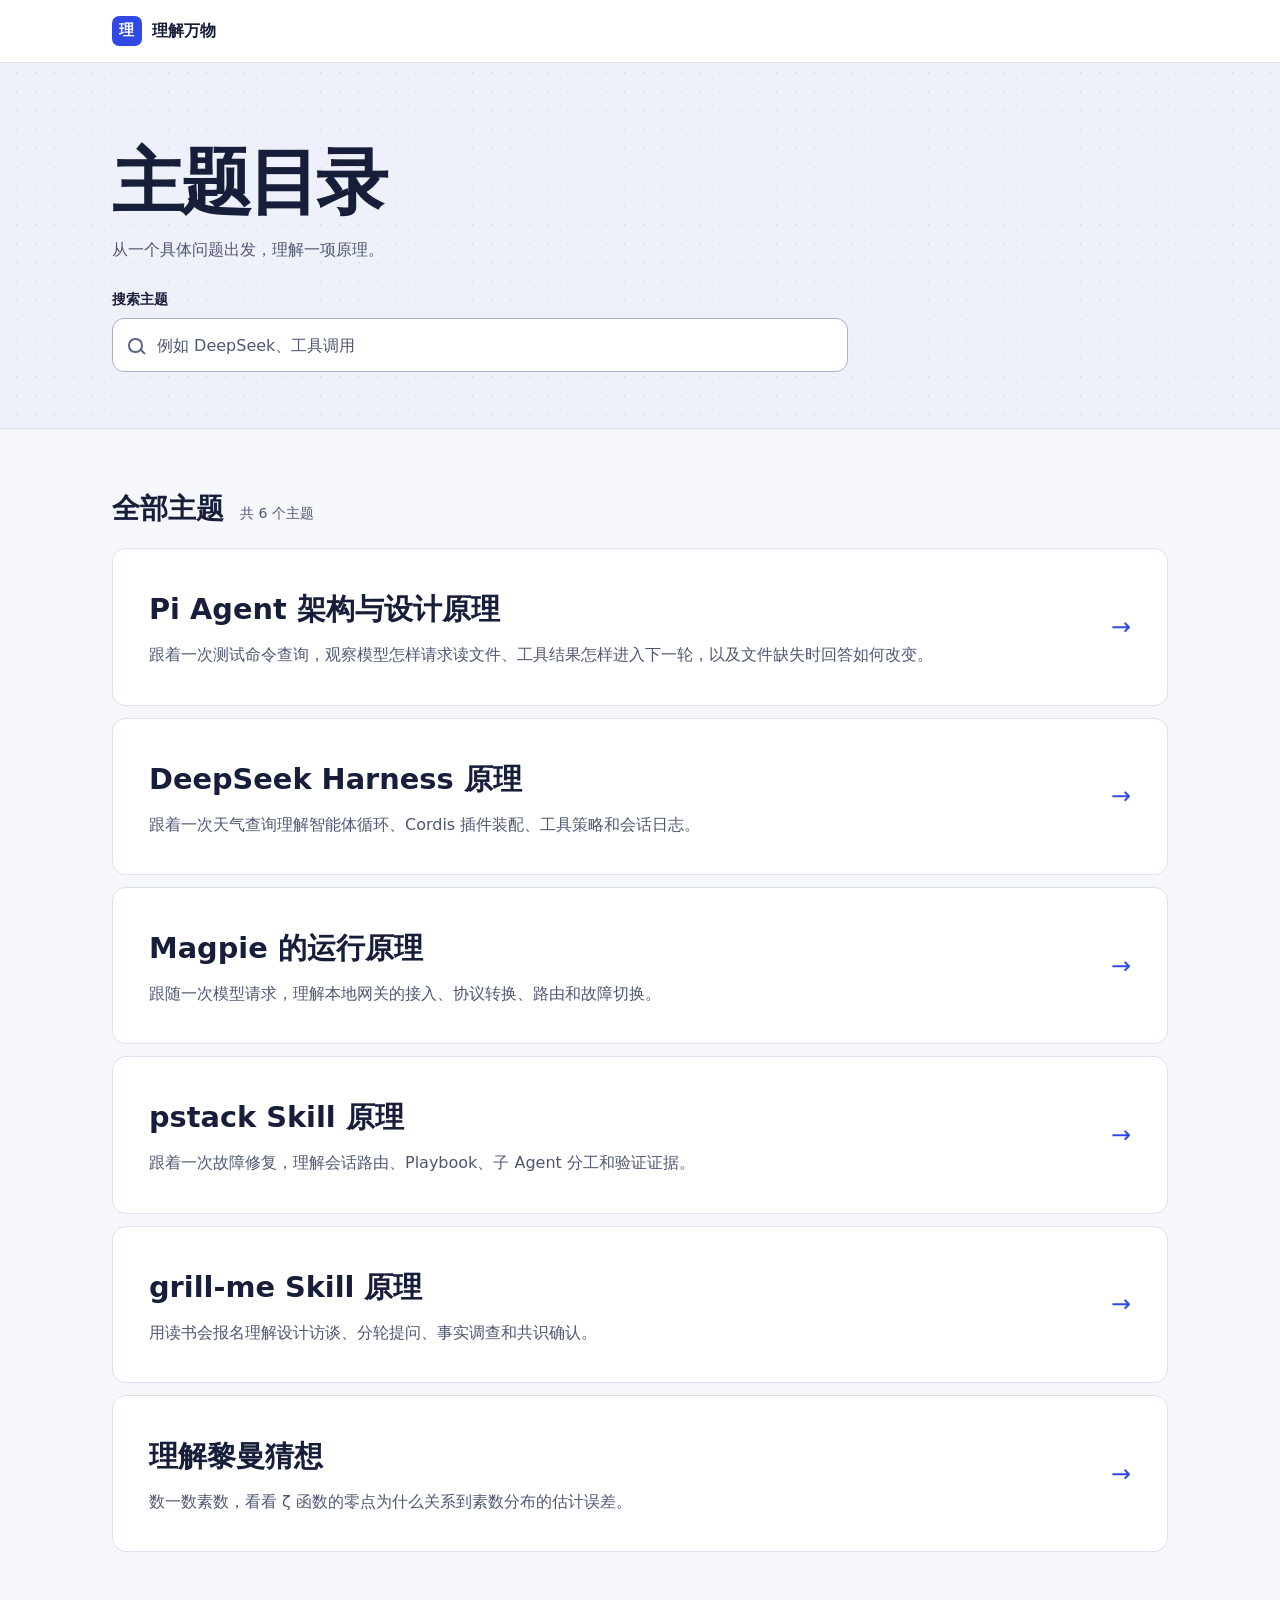
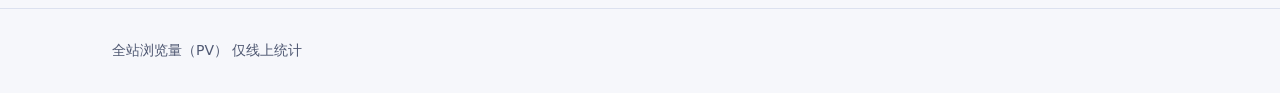
<file: index.html>
<!doctype html>
<html lang="zh-CN">
<head>
  <meta charset="utf-8">
  <meta name="viewport" content="width=device-width, initial-scale=1">
  <meta name="description" content="浏览和搜索理解万物的所有原理主题。">
  <title>理解万物 · 主题目录</title>
  <script defer src="assets/catalog.js"></script>
  <script defer src="assets/pageviews.js"></script>
  <style>
    :root {
      color-scheme: light;
      --canvas: #f6f7fb;
      --paper: #fff;
      --ink: #171e39;
      --muted: #4f5872;
      --line: #dce1ef;
      --accent: #3049e4;
    }

    *, *::before, *::after { box-sizing: border-box; }

    body {
      margin: 0;
      background: var(--canvas);
      color: var(--ink);
      font: 1rem/1.7 system-ui, "PingFang SC", "Noto Sans CJK SC", sans-serif;
    }

    :focus-visible { outline: 3px solid var(--accent); outline-offset: 4px; }

    .frame {
      width: min(66rem, calc(100% - 2rem));
      margin-inline: auto;
    }

    .site-header {
      padding-block: 1rem;
      border-bottom: 1px solid var(--line);
      background: var(--paper);
    }

    .brand {
      display: inline-flex;
      align-items: center;
      gap: .65rem;
      font-weight: 750;
    }

    .brand-mark {
      display: grid;
      place-items: center;
      width: 1.85rem;
      height: 1.85rem;
      border-radius: .45rem;
      background: var(--accent);
      color: white;
      font-size: .95rem;
    }

    .intro {
      padding: clamp(2.5rem, 7vw, 5rem) 0 clamp(2rem, 5vw, 3.5rem);
      border-bottom: 1px solid var(--line);
      background: radial-gradient(#7383ca24 1px, transparent 1px) top right / 19px 19px, #eef1fa;
    }

    h1 {
      margin: 0;
      font-size: clamp(2.55rem, 7vw, 4.5rem);
      line-height: 1.1;
      letter-spacing: -.055em;
    }

    .intro p { margin: .85rem 0 0; color: var(--muted); }
    .search-form { max-width: 46rem; margin-top: 1.6rem; }
    .search-form label { display: block; margin-bottom: .4rem; font-size: .875rem; font-weight: 700; }

    .search-field {
      display: flex;
      align-items: center;
      gap: .75rem;
      padding-inline: .95rem .5rem;
      border: 1px solid #a6b0ce;
      border-radius: .75rem;
      background: var(--paper);
    }

    .search-field:focus-within {
      border-color: var(--accent);
      outline: 2px solid var(--accent);
      outline-offset: 2px;
    }

    .search-icon {
      position: relative;
      flex: 0 0 .9rem;
      height: .9rem;
      border: 2px solid #596681;
      border-radius: 50%;
    }

    .search-icon::after {
      position: absolute;
      right: -.32rem;
      bottom: -.17rem;
      width: .38rem;
      height: 2px;
      transform: rotate(45deg);
      border-radius: 2px;
      background: #596681;
      content: "";
    }

    .search-field input {
      flex: 1;
      min-width: 0;
      min-height: 3.25rem;
      padding: .6rem .15rem;
      border: 0;
      background: transparent;
      color: var(--ink);
      font: inherit;
    }

    .search-field input::placeholder { color: var(--muted); }
    .search-field input::-webkit-search-cancel-button { display: none; }
    .search-field input:focus-visible { outline: none; }

    .clear-search {
      min-height: 2.5rem;
      padding: .35rem .65rem;
      border: 0;
      border-radius: .4rem;
      background: #edf0ff;
      color: #263ac0;
      font: 650 .875rem/1.5 system-ui, sans-serif;
      white-space: nowrap;
      cursor: pointer;
    }

    .clear-search:hover { background: #e2e7ff; }
    .catalog { padding-block: clamp(2rem, 5vw, 3.5rem); }

    .catalog-heading {
      display: flex;
      align-items: baseline;
      flex-wrap: wrap;
      gap: .15rem 1rem;
      margin-bottom: .95rem;
    }

    .catalog-heading h2 { margin: 0; font-size: clamp(1.35rem, 3vw, 1.75rem); }
    .catalog-heading p { margin: 0; color: var(--muted); font-size: .875rem; }
    .topic-list { margin: 0; padding: 0; list-style: none; }
    .topic-list > li + li { margin-top: .75rem; }

    .topic {
      position: relative;
      display: block;
      padding: clamp(1.25rem, 4vw, 2.25rem);
      padding-right: clamp(3.5rem, 9vw, 6rem);
      border: 1px solid var(--line);
      border-radius: .85rem;
      background: var(--paper);
      color: inherit;
      text-decoration: none;
    }

    .topic:hover { border-color: var(--accent); }
    .topic h3 { margin: 0; font-size: clamp(1.25rem, 4vw, 1.8rem); }
    .topic p { margin: .45rem 0 0; color: var(--muted); }

    .topic-arrow {
      position: absolute;
      top: 50%;
      right: clamp(1.25rem, 4vw, 2.25rem);
      transform: translateY(-50%);
      color: var(--accent);
      font-size: 1.5rem;
    }

    .empty-state {
      margin: 0;
      padding: 1.25rem;
      border: 1px dashed #a6b0ce;
      border-radius: .85rem;
      color: var(--muted);
    }

    .catalog-footer {
      padding-block: 1rem;
      border-top: 1px solid var(--line);
      color: var(--muted);
      font-size: .875rem;
    }
  </style>
</head>
<body>
  <header class="site-header">
    <div class="frame">
      <span class="brand"><span class="brand-mark" aria-hidden="true">理</span> 理解万物</span>
    </div>
  </header>
  <main>
    <section class="intro" aria-labelledby="page-title">
      <div class="frame">
        <h1 id="page-title">主题目录</h1>
        <p>从一个具体问题出发，理解一项原理。</p>
        <form class="search-form" id="topic-search" role="search" hidden>
          <label for="query">搜索主题</label>
          <div class="search-field">
            <span class="search-icon" aria-hidden="true"></span>
            <input id="query" name="q" type="search" placeholder="例如 DeepSeek、工具调用" aria-controls="topic-list">
            <button class="clear-search" id="clear-search" type="reset" hidden>清除</button>
          </div>
        </form>
      </div>
    </section>
    <section class="frame catalog" aria-labelledby="topics-title">
      <div class="catalog-heading">
        <h2 id="topics-title">全部主题</h2>
        <p id="result-count" role="status"></p>
      </div>
      <p class="empty-state" id="no-results" hidden>没有找到匹配的主题。试试更短的关键词，或清除搜索查看全部主题。</p>
      <ul class="topic-list" id="topic-list" role="list">
        <li data-keywords="Pi Agent pi-mono pi-coding-agent pi-agent-core pi-ai 编程智能体 工具调用 Agent Loop 上下文 会话">
          <a class="topic" href="topics/pi-agent/">
            <h3>Pi Agent 架构与设计原理</h3>
            <p>跟着一次测试命令查询，观察模型怎样请求读文件、工具结果怎样进入下一轮，以及文件缺失时回答如何改变。</p>
            <span class="topic-arrow" aria-hidden="true">→</span>
          </a>
        </li>
        <li data-keywords="dsh DeepSeekHarness 深度求索 Agent 智能体工程 天气查询 初学者 架构师 架构图 Cordis 插件卸载 Profile get_weather tool/call">
          <a class="topic" href="topics/deepseek-harness/">
            <h3>DeepSeek Harness 原理</h3>
            <p>跟着一次天气查询理解智能体循环、Cordis 插件装配、工具策略和会话日志。</p>
            <span class="topic-arrow" aria-hidden="true">→</span>
          </a>
        </li>
        <li data-keywords="yetone/magpie 模型网关 Agent API Claude Code Codex 协议翻译 路由 故障切换 初学者 架构师 自定义供应商 自建网关 私有 Gateway LLM Gateway Base URL 入口 上游 鉴权 401">
          <a class="topic" href="topics/magpie/">
            <h3>Magpie 的运行原理</h3>
            <p>跟随一次模型请求，理解本地网关的接入、协议转换、路由和故障切换。</p>
            <span class="topic-arrow" aria-hidden="true">→</span>
          </a>
        </li>
        <li data-keywords="pstack-claude poteto-mode Skill Playbook Claude Code Codex 工作流 子Agent TDD SessionStart bug-fix 验收 初学者 架构师">
          <a class="topic" href="topics/pstack/">
            <h3>pstack Skill 原理</h3>
            <p>跟着一次故障修复，理解会话路由、Playbook、子 Agent 分工和验证证据。</p>
            <span class="topic-arrow" aria-hidden="true">→</span>
          </a>
        </li>
        <li data-keywords="grill-me grill me grilling Matt Pocock Skill 设计树 前沿 需求澄清 并行调查 候补 初学者 架构师">
          <a class="topic" href="topics/grill-me/">
            <h3>grill-me Skill 原理</h3>
            <p>用读书会报名理解设计访谈、分轮提问、事实调查和共识确认。</p>
            <span class="topic-arrow" aria-hidden="true">→</span>
          </a>
        </li>
        <li data-keywords="Riemann Hypothesis RH 数学 数论 素数 质数 zeta 临界线">
          <a class="topic" href="topics/riemann-hypothesis/">
            <h3>理解黎曼猜想</h3>
            <p>数一数素数，看看 ζ 函数的零点为什么关系到素数分布的估计误差。</p>
            <span class="topic-arrow" aria-hidden="true">→</span>
          </a>
        </li>
      </ul>
    </section>
  </main>
  <footer class="catalog-footer">
    <div class="frame">
      <p data-pageviews="site">全站浏览量（PV） <span data-pv-value aria-live="polite">—</span></p>
    </div>
  </footer>
</body>
</html>
</file>
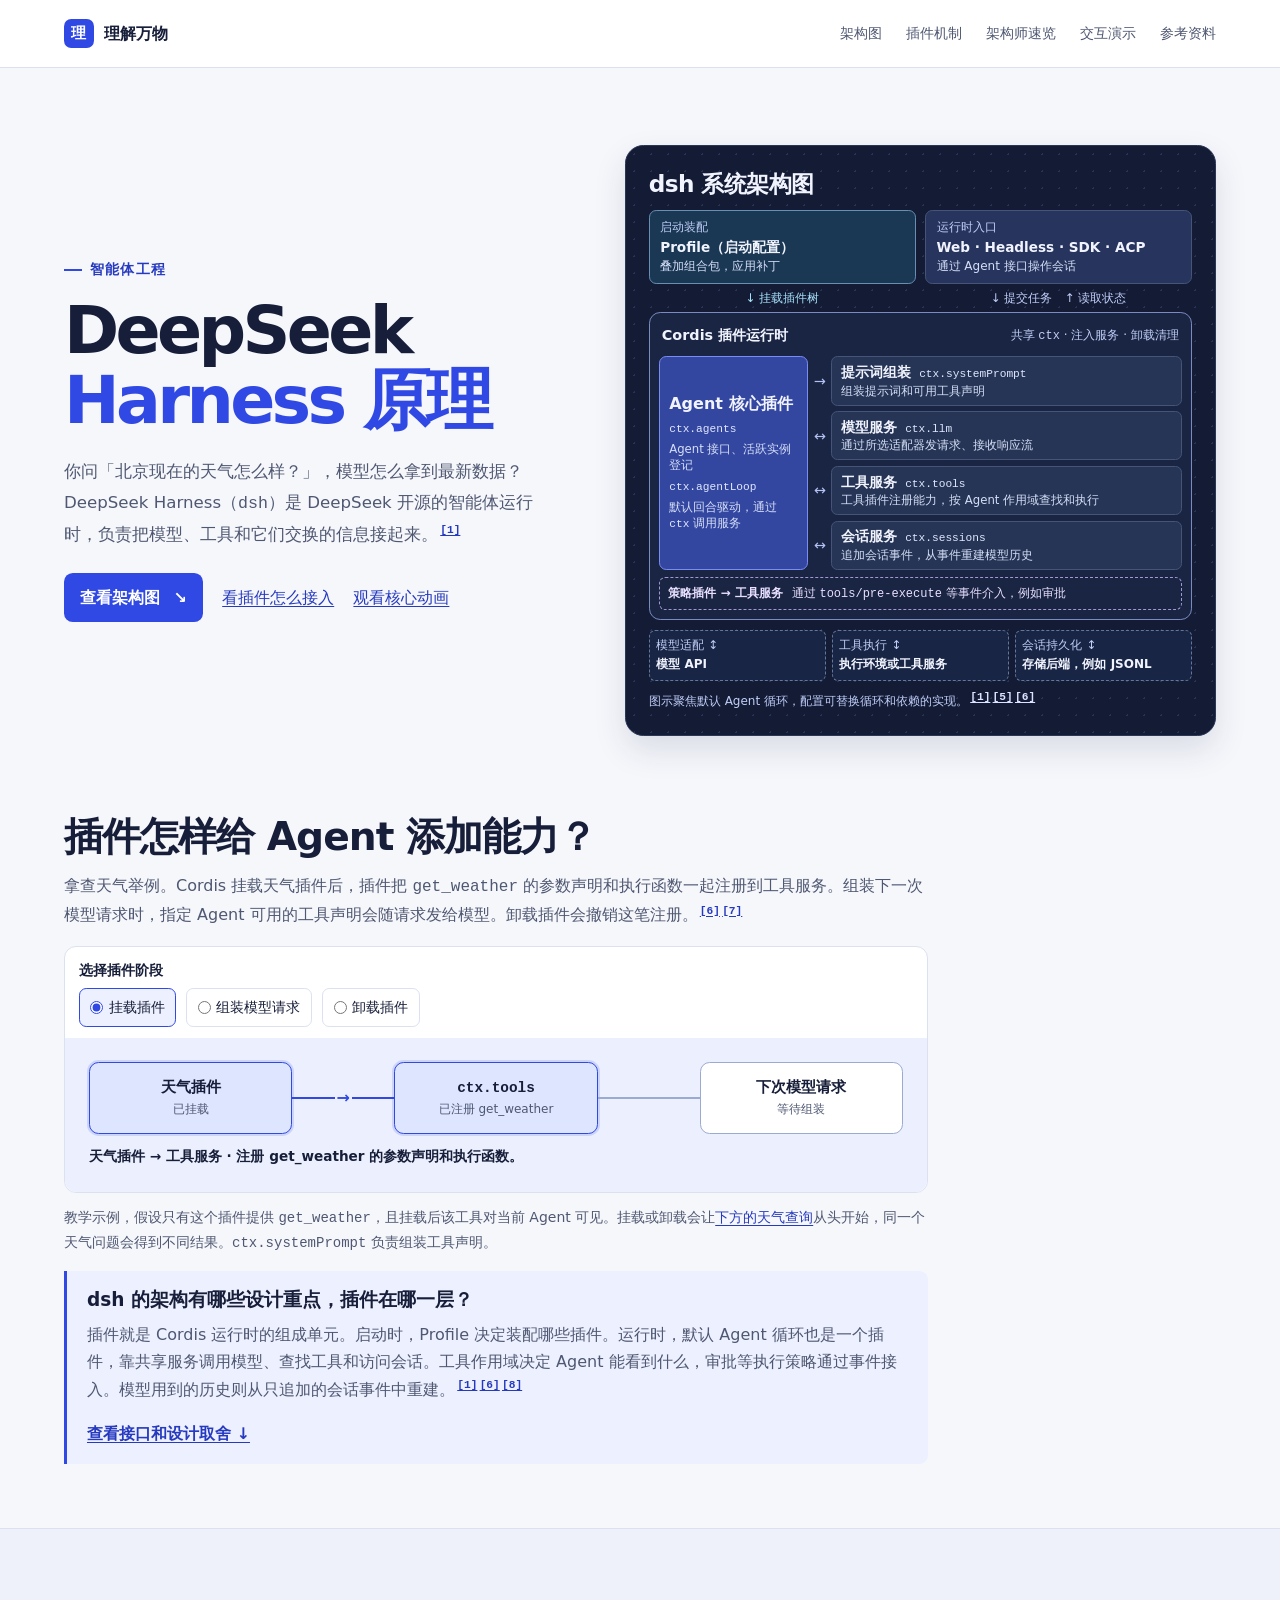
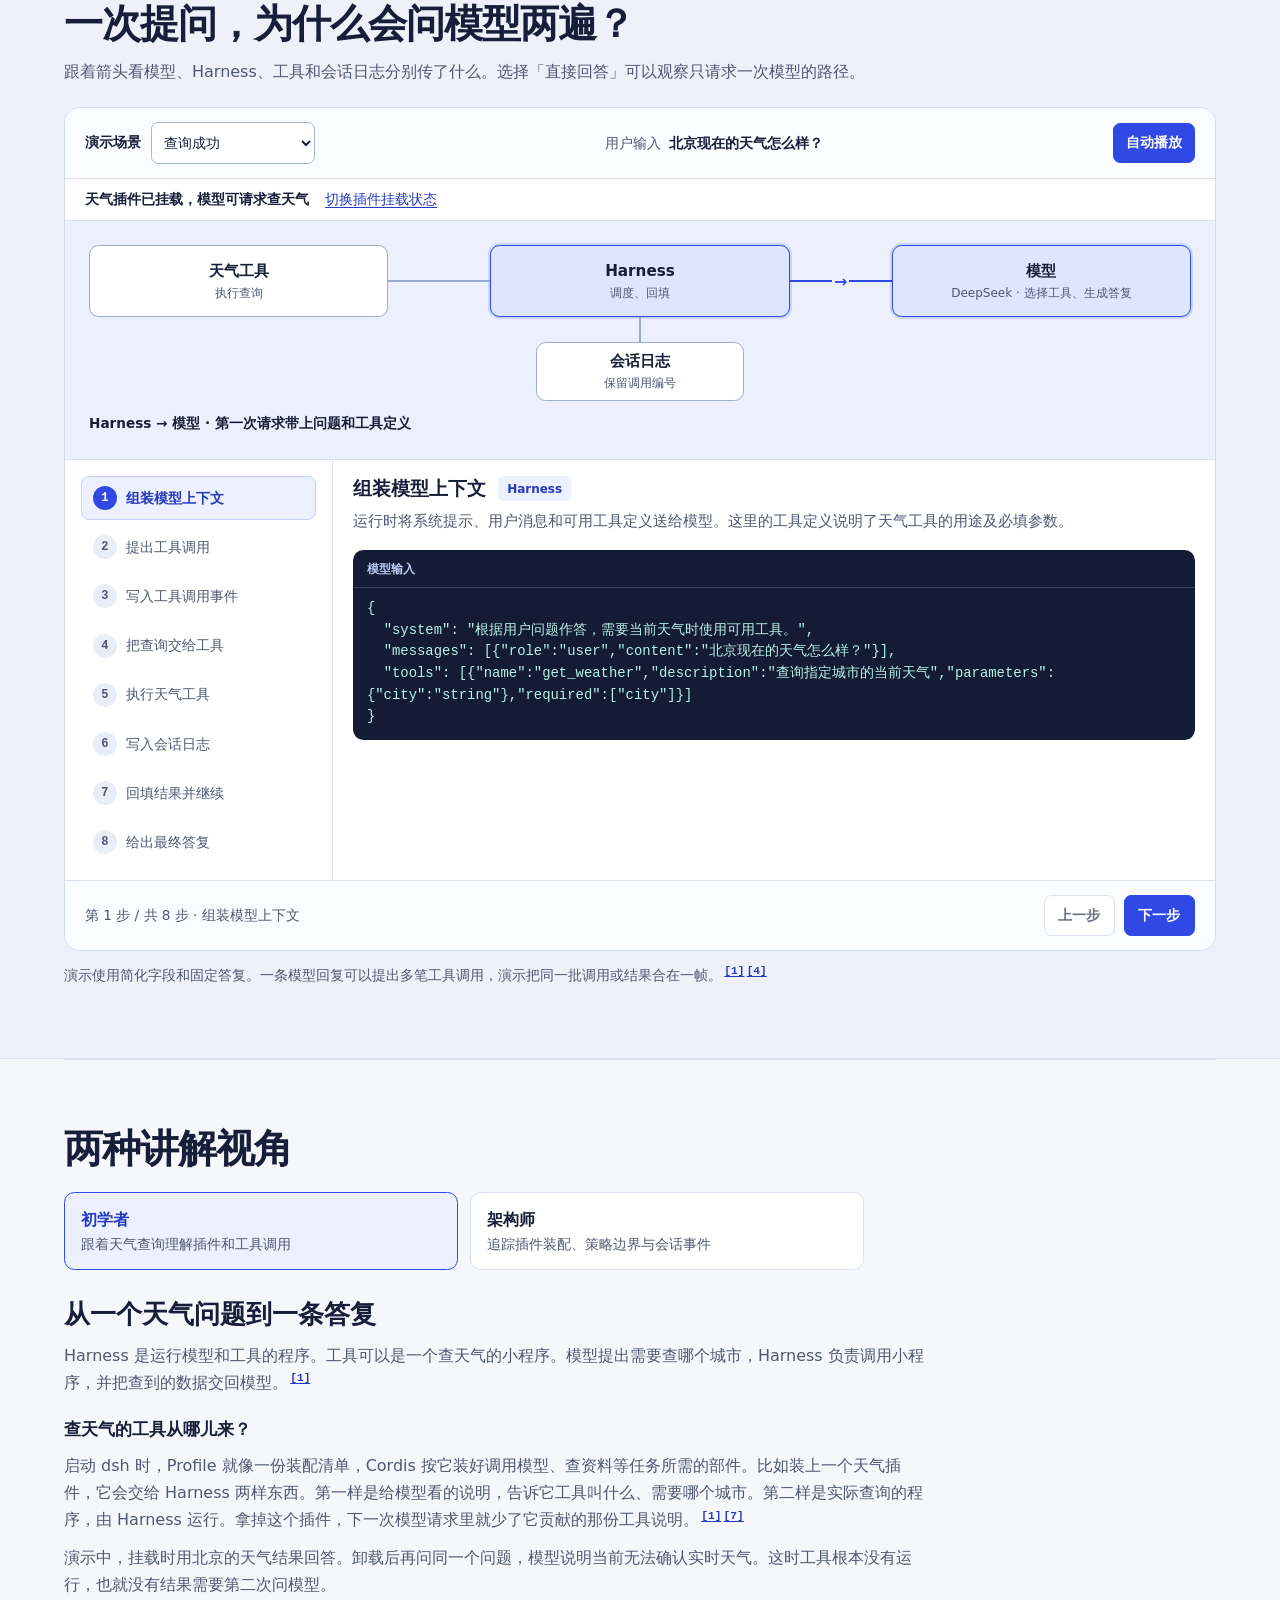
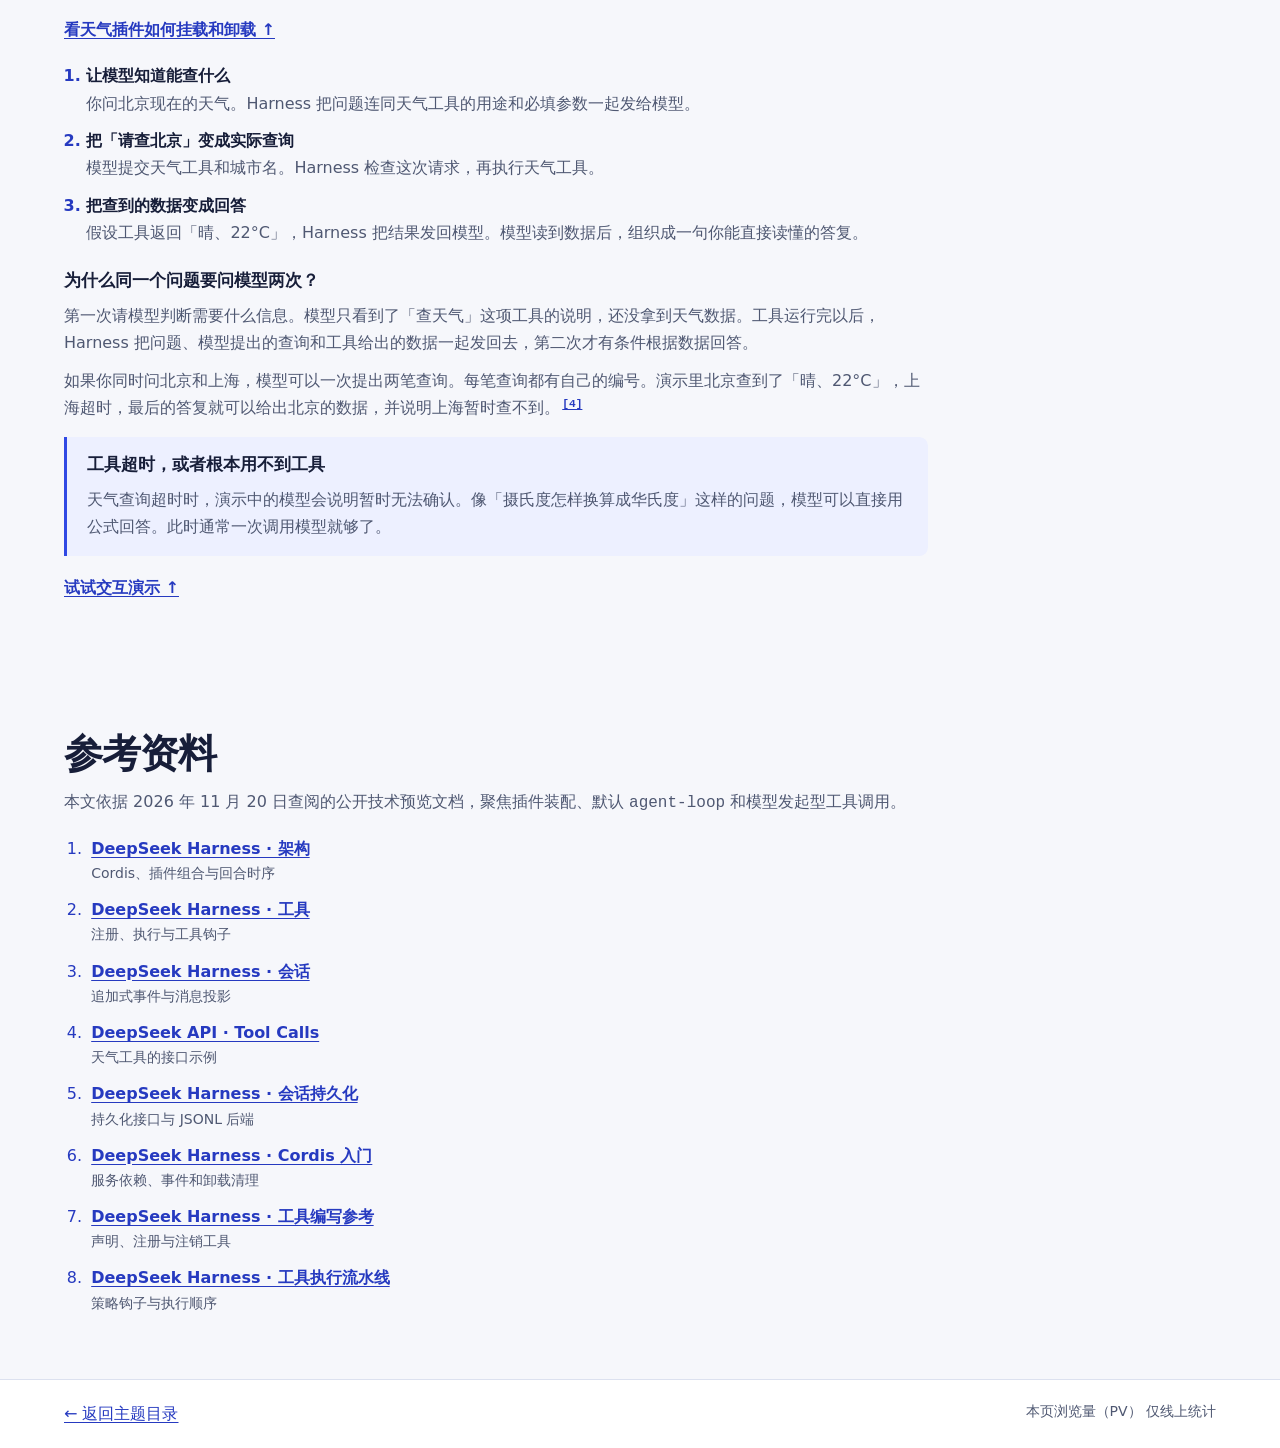
<file: topics/deepseek-harness/index.html>
<!doctype html>
<html lang="zh-CN">
<head>
  <meta charset="utf-8">
  <meta name="viewport" content="width=device-width, initial-scale=1">
  <meta name="description" content="从一次天气查询理解 DeepSeek Harness 的 Cordis 插件装配、智能体循环、工具策略和会话事件。">
  <title>DeepSeek Harness 原理 · 理解万物</title>
  <link rel="stylesheet" href="../../assets/flow-motion.css">
  <link rel="stylesheet" href="assets/topic.css">
  <link rel="stylesheet" href="../../assets/architecture.css">
  <script defer src="../../assets/perspectives.js"></script>
  <script defer src="../../assets/flow-motion.js"></script>
  <script defer src="assets/plugins.js"></script>
  <script defer src="assets/demo.js"></script>
  <script defer src="../../assets/pageviews.js"></script>
</head>
<body>
  <a class="skip-link" href="#main">跳到正文</a>
  <header class="site-header">
    <div class="frame header-inner">
      <a class="brand" href="../../">
        <span class="brand-mark" aria-hidden="true">理</span>
        理解万物
      </a>
      <nav aria-label="页内导航">
        <a href="#system-architecture">架构图</a>
        <a href="#plugin-design">插件机制</a>
        <a href="#architecture">架构师速览</a>
        <a href="#demo">交互演示</a>
        <a href="#references">参考资料</a>
      </nav>
    </div>
  </header>

  <main id="main">
    <section class="hero frame" aria-labelledby="page-title">
      <div class="hero-copy">
        <p class="eyebrow">智能体工程</p>
        <h1 id="page-title">DeepSeek<br><span>Harness 原理</span></h1>
        <p class="hero-lead">你问「北京现在的天气怎么样？」，模型怎么拿到最新数据？DeepSeek Harness（<code>dsh</code>）是 DeepSeek 开源的智能体运行时，负责把模型、工具和它们交换的信息接起来。<sup><a href="#ref-architecture" aria-label="来源 1">[1]</a></sup></p>
        <div class="hero-actions">
          <a class="primary-action" href="#system-architecture">查看架构图 <span aria-hidden="true">↘</span></a>
          <a href="#plugin-design">看插件怎么接入</a>
          <a href="#demo">观看核心动画</a>
        </div>
      </div>

      <figure class="architecture-map" id="system-architecture" aria-labelledby="system-architecture-title">
        <figcaption><h2 id="system-architecture-title">dsh 系统架构图</h2></figcaption>
        <div class="map-paths">
          <div class="map-startup">
            <div class="map-entry">
              <span>启动装配</span><strong>Profile（启动配置）</strong>
              <small>叠加组合包，应用补丁</small>
            </div>
            <p class="map-connection">↓ 挂载插件树</p>
          </div>
          <div>
            <div class="map-entry">
              <span>运行时入口</span><strong>Web · Headless · SDK · ACP</strong>
              <small>通过 Agent 接口操作会话</small>
            </div>
            <p class="map-connection">↓ 提交任务　↑ 读取状态</p>
          </div>
        </div>
        <div class="map-runtime">
          <div class="map-runtime-title">
            <strong>Cordis 插件运行时</strong>
            <span>共享 <code>ctx</code> · 注入服务 · 卸载清理</span>
          </div>
          <div class="map-core">
            <div class="map-driver">
              <strong>Agent 核心插件</strong>
              <code>ctx.agents</code>
              <span>Agent 接口、活跃实例登记</span>
              <code>ctx.agentLoop</code>
              <span>默认回合驱动，通过 <code>ctx</code> 调用服务</span>
            </div>
            <p class="map-mobile-connection" aria-hidden="true">↕ 通过服务接口协作</p>
            <ul class="map-services" role="list" aria-label="插件提供给 Agent 循环的服务">
              <li>
                <span class="map-edge" aria-hidden="true">→</span>
                <div><strong>提示词组装</strong><code>ctx.systemPrompt</code><span>组装提示词和可用工具声明</span></div>
              </li>
              <li>
                <span class="map-edge" aria-hidden="true">↔</span>
                <div><strong>模型服务</strong><code>ctx.llm</code><span>通过所选适配器发请求、接收响应流</span></div>
              </li>
              <li>
                <span class="map-edge" aria-hidden="true">↔</span>
                <div><strong>工具服务</strong><code>ctx.tools</code><span>工具插件注册能力，按 Agent 作用域查找和执行</span></div>
              </li>
              <li>
                <span class="map-edge" aria-hidden="true">↔</span>
                <div><strong>会话服务</strong><code>ctx.sessions</code><span>追加会话事件，从事件重建模型历史</span></div>
              </li>
            </ul>
          </div>
          <div class="map-extension">
            <strong>策略插件 → 工具服务</strong>
            <span>通过 <code>tools/pre-execute</code> 等事件介入，例如审批</span>
          </div>
        </div>

        <div class="map-dependencies" role="group" aria-label="运行时依赖">
          <div>
            <span>模型适配 ↕</span><strong>模型 API</strong>
          </div>
          <div>
            <span>工具执行 ↕</span><strong>执行环境或工具服务</strong>
          </div>
          <div>
            <span>会话持久化 ↕</span><strong>存储后端，例如 JSONL</strong>
          </div>
        </div>
        <p class="map-note">图示聚焦默认 Agent 循环，配置可替换循环和依赖的实现。<sup><a href="#ref-architecture" aria-label="架构来源 1">[1]</a></sup><sup><a href="#ref-persistence" aria-label="会话持久化来源 5">[5]</a></sup><sup><a href="#ref-cordis" aria-label="Cordis 来源 6">[6]</a></sup></p>
      </figure>
    </section>

    <section id="plugin-design" class="frame plugin-section" aria-labelledby="plugin-title">
      <h2 id="plugin-title">插件怎样给 Agent 添加能力？</h2>
      <p class="section-intro">拿查天气举例。Cordis 挂载天气插件后，插件把 <code>get_weather</code> 的参数声明和执行函数一起注册到工具服务。组装下一次模型请求时，指定 Agent 可用的工具声明会随请求发给模型。卸载插件会撤销这笔注册。<sup><a href="#ref-cordis" aria-label="来源 6">[6]</a></sup><sup><a href="#ref-add-tool" aria-label="来源 7">[7]</a></sup></p>

      <div class="plugin-demo" id="plugin-demo" hidden>
        <fieldset class="plugin-stages">
          <legend>选择插件阶段</legend>
          <label><input type="radio" name="plugin-stage" value="mount" checked> 挂载插件</label>
          <label><input type="radio" name="plugin-stage" value="request"> 组装模型请求</label>
          <label><input type="radio" name="plugin-stage" value="dispose"> 卸载插件</label>
        </fieldset>
        <div class="motion-board harness-motion" id="plugin-motion">
          <div class="motion-lane">
            <div class="motion-node" data-flow-node="plugin"><strong>天气插件</strong><span id="plugin-state"></span></div>
            <div class="motion-edge" data-flow-link="register" aria-hidden="true"><span class="motion-packet"></span></div>
            <div class="motion-node" data-flow-node="tools"><strong><code>ctx.tools</code></strong><span id="tool-state"></span></div>
            <div class="motion-edge" data-flow-link="declare" aria-hidden="true"><span class="motion-packet"></span></div>
            <div class="motion-node" data-flow-node="request"><strong>下次模型请求</strong><span id="request-state"></span></div>
          </div>
          <p class="motion-caption" id="plugin-caption" role="status"></p>
        </div>
      </div>
      <p class="demo-note">教学示例，假设只有这个插件提供 <code>get_weather</code>，且挂载后该工具对当前 Agent 可见。挂载或卸载会让<a href="#demo">下方的天气查询</a>从头开始，同一个天气问题会得到不同结果。<code>ctx.systemPrompt</code> 负责组装工具声明。</p>

      <div id="design-question" class="plugin-note">
        <h3>dsh 的架构有哪些设计重点，插件在哪一层？</h3>
        <p>插件就是 Cordis 运行时的组成单元。启动时，Profile 决定装配哪些插件。运行时，默认 Agent 循环也是一个插件，靠共享服务调用模型、查找工具和访问会话。工具作用域决定 Agent 能看到什么，审批等执行策略通过事件接入。模型用到的历史则从只追加的会话事件中重建。<sup><a href="#ref-architecture" aria-label="来源 1">[1]</a></sup><sup><a href="#ref-cordis" aria-label="来源 6">[6]</a></sup><sup><a href="#ref-tool-pipeline" aria-label="来源 8">[8]</a></sup></p>
        <a class="perspective-demo-link" href="#design-details">查看接口和设计取舍 ↓</a>
      </div>
    </section>

    <section id="demo" class="demo-section" aria-labelledby="demo-title">
      <div class="frame">
        <h2 id="demo-title">一次提问，为什么会问模型两遍？</h2>
        <p class="section-intro">跟着箭头看模型、Harness、工具和会话日志分别传了什么。选择「直接回答」可以观察只请求一次模型的路径。</p>

        <div class="simulator" data-simulator hidden>
          <div class="simulator-top">
            <div class="scenario">
              <label for="scenario">演示场景</label>
              <select id="scenario">
                <option value="success">查询成功</option>
                <option value="timeout">工具超时</option>
                <option value="partial">两城查询，部分成功</option>
                <option value="direct">直接回答</option>
              </select>
            </div>
            <p class="question"><span>用户输入</span> <strong id="question"></strong></p>
            <button type="button" class="flow-play" id="play-demo">自动播放</button>
          </div>
          <p class="simulator-plugin">
            <strong id="weather-plugin-status"></strong>
            <a href="#plugin-design">切换插件挂载状态</a>
          </p>
          <div class="motion-board harness-motion" id="harness-motion">
            <div class="motion-lane">
              <div class="motion-node" data-flow-node="tool"><strong>天气工具</strong><span id="weather-tool-state"></span></div>
              <div class="motion-edge" data-flow-link="tool" aria-hidden="true"><span class="motion-packet"></span></div>
              <div class="motion-node" data-flow-node="harness"><strong>Harness</strong><span>调度、回填</span></div>
              <div class="motion-edge" data-flow-link="model" aria-hidden="true"><span class="motion-packet"></span></div>
              <div class="motion-node" data-flow-node="model"><strong>模型</strong><span>DeepSeek · 选择工具、生成答复</span></div>
            </div>
            <div class="motion-branch">
              <div class="motion-edge session-edge" data-flow-link="session" aria-hidden="true"><span class="motion-packet"></span></div>
              <div class="motion-node" data-flow-node="session"><strong>会话日志</strong><span>保留调用编号</span></div>
            </div>
            <p class="motion-caption" id="motion-caption"></p>
          </div>
          <div class="simulator-body">
            <nav class="step-nav" aria-label="模拟执行步骤">
              <ol id="steps"></ol>
            </nav>
            <div class="stage">
              <div class="stage-heading">
                <h3 id="stage-title"></h3>
                <span class="owner" id="stage-owner"></span>
              </div>
              <p id="stage-description"></p>
              <div class="payload">
                <p id="payload-title"></p>
                <pre><code id="payload"></code></pre>
              </div>
            </div>
          </div>
          <div class="simulator-footer">
            <span id="step-progress" role="status"></span>
            <div class="step-actions">
              <button type="button" id="previous">上一步</button>
              <button class="button-primary" type="button" id="next">下一步</button>
            </div>
          </div>
        </div>

        <noscript>
          <ol class="static-example">
            <li>两条路径都从「北京现在的天气怎么样？」开始。挂载天气插件时，Harness 把问题和 <code>get_weather</code> 声明一起发给模型。</li>
            <li>模型提出调用 <code>get_weather</code>，参数为「北京」。Harness 先记下 <code>tool/call</code>，再检查并分派调用。</li>
            <li>工具回传晴、22°C 或超时。Harness 记下 <code>tool/result</code>，再把从日志重建的消息发给模型，由模型根据成功或失败的结果答复。</li>
            <li>卸载插件后，同一个问题发给模型时不附天气工具声明。教学示例中，模型说明无法确认实时天气，这一回合只有一次模型请求。</li>
          </ol>
        </noscript>
        <p class="demo-note">演示使用简化字段和固定答复。一条模型回复可以提出多笔工具调用，演示把同一批调用或结果合在一帧。<sup><a href="#ref-architecture" aria-label="来源 1">[1]</a></sup><sup><a href="#ref-api" aria-label="来源 4">[4]</a></sup></p>
      </div>
    </section>

    <section id="perspectives" class="frame perspective-section" aria-labelledby="perspectives-title">
      <h2 id="perspectives-title">两种讲解视角</h2>
      <div class="perspective-choices" data-perspective-tabs aria-labelledby="perspectives-title">
        <a id="beginner-tab" href="#beginner">
          <strong>初学者</strong>
          <span>跟着天气查询理解插件和工具调用</span>
        </a>
        <a id="architect-tab" href="#architecture">
          <strong>架构师</strong>
          <span>追踪插件装配、策略边界与会话事件</span>
        </a>
      </div>

      <section id="beginner" class="perspective-panel" aria-labelledby="beginner-title">
        <h3 id="beginner-title">从一个天气问题到一条答复</h3>
        <p class="section-intro">Harness 是运行模型和工具的程序。工具可以是一个查天气的小程序。模型提出需要查哪个城市，Harness 负责调用小程序，并把查到的数据交回模型。<sup><a href="#ref-architecture" aria-label="来源 1">[1]</a></sup></p>
        <div class="beginner-example">
          <h4>查天气的工具从哪儿来？</h4>
          <p>启动 dsh 时，Profile 就像一份装配清单，Cordis 按它装好调用模型、查资料等任务所需的部件。比如装上一个天气插件，它会交给 Harness 两样东西。第一样是给模型看的说明，告诉它工具叫什么、需要哪个城市。第二样是实际查询的程序，由 Harness 运行。拿掉这个插件，下一次模型请求里就少了它贡献的那份工具说明。<sup><a href="#ref-architecture" aria-label="来源 1">[1]</a></sup><sup><a href="#ref-add-tool" aria-label="来源 7">[7]</a></sup></p>
          <p>演示中，挂载时用北京的天气结果回答。卸载后再问同一个问题，模型说明当前无法确认实时天气。这时工具根本没有运行，也就没有结果需要第二次问模型。</p>
          <a class="perspective-demo-link" href="#plugin-design">看天气插件如何挂载和卸载 ↑</a>
        </div>
        <ol class="beginner-steps">
          <li><strong>让模型知道能查什么</strong><span>你问北京现在的天气。Harness 把问题连同天气工具的用途和必填参数一起发给模型。</span></li>
          <li><strong>把「请查北京」变成实际查询</strong><span>模型提交天气工具和城市名。Harness 检查这次请求，再执行天气工具。</span></li>
          <li><strong>把查到的数据变成回答</strong><span>假设工具返回「晴、22°C」，Harness 把结果发回模型。模型读到数据后，组织成一句你能直接读懂的答复。</span></li>
        </ol>
        <div class="beginner-example">
          <h4>为什么同一个问题要问模型两次？</h4>
          <p>第一次请模型判断需要什么信息。模型只看到了「查天气」这项工具的说明，还没拿到天气数据。工具运行完以后，Harness 把问题、模型提出的查询和工具给出的数据一起发回去，第二次才有条件根据数据回答。</p>
          <p>如果你同时问北京和上海，模型可以一次提出两笔查询。每笔查询都有自己的编号。演示里北京查到了「晴、22°C」，上海超时，最后的答复就可以给出北京的数据，并说明上海暂时查不到。<sup><a href="#ref-api" aria-label="来源 4">[4]</a></sup></p>
        </div>
        <div class="plugin-note">
          <h4>工具超时，或者根本用不到工具</h4>
          <p>天气查询超时时，演示中的模型会说明暂时无法确认。像「摄氏度怎样换算成华氏度」这样的问题，模型可以直接用公式回答。此时通常一次调用模型就够了。</p>
        </div>
        <a class="perspective-demo-link" href="#demo">试试交互演示 ↑</a>
      </section>

      <section id="architecture" class="perspective-panel" aria-labelledby="architecture-title">
        <h3 id="architecture-title">从插件装配到模型的下一步</h3>
        <p class="section-intro">沿默认 <code>agent-loop</code> 追踪「北京现在的天气怎么样？」。例子假设模型支持工具调用，且当前 Agent 能看到已注册的天气工具。</p>

        <figure class="arch-overview" aria-labelledby="weather-flow-title">
          <figcaption><h4 id="weather-flow-title">装配、查询与上下文回填</h4></figcaption>
          <h5 class="dsh-flow-layer">启动装配</h5>
          <ol class="arch-flow" aria-label="启动装配的顺序">
            <li><strong>选择 Profile</strong><span>合并组合包与补丁。</span></li>
            <li><strong>等待依赖</strong><span>Cordis 在 <code>tools</code> 就绪后挂载插件。</span></li>
            <li><strong>注册工具</strong><span>向 <code>ctx.tools</code> 注册声明与执行函数。</span></li>
          </ol>
          <p class="dsh-flow-route"><span aria-hidden="true">↓</span> 当前 Agent 可见的 <code>get_weather</code> 声明进入查询。</p>
          <h5 class="dsh-flow-layer">查询与回填</h5>
          <ol class="arch-flow" aria-label="天气查询与结果回填的顺序">
            <li><strong>循环组装请求</strong><span>系统提示、工具声明与消息历史。</span></li>
            <li><strong>模型提出调用</strong><span><code>ctx.llm</code> 收到工具名和城市参数。</span></li>
            <li><strong>检查并分派</strong><span><code>ctx.tools</code> 先记 <code>tool/call</code>，再查天气。</span></li>
            <li><strong>日志追加结果</strong><span><code>ctx.sessions</code> 保存 <code>tool/result</code> 与调用编号。</span></li>
          </ol>
          <p class="dsh-flow-route"><span aria-hidden="true">↶</span> <code>deriveMessages()</code> 从日志生成带「晴、22°C」的消息历史，回到请求组装。</p>
        </figure>

        <table id="limits" class="arch-table">
          <caption>按现象定位设计边界</caption>
          <thead>
            <tr><th scope="col">现象</th><th scope="col">先查什么</th><th scope="col">为什么分在这层</th></tr>
          </thead>
          <tbody>
            <tr><th scope="row">模型请求里没有天气工具</th><td>装配清单、工具注册、当前 Agent 的可见范围</td><td>配置可替换插件，替换后仍需满足服务契约。</td></tr>
            <tr><th scope="row">模型提出调用，工具未运行</th><td><code>tool/call</code> 的编号、参数和执行前决策</td><td>工具可见性与执行授权独立，策略可单独更新。</td></tr>
            <tr><th scope="row">两城只查到一城</th><td>按编号比对两笔 <code>tool/result</code></td><td>成功和失败各自回填，重试和副作用补偿由工具与集成方案处理。</td></tr>
            <tr><th scope="row">有结果，答复没用到</th><td>下一次模型请求里的消息历史</td><td>日志用来重建模型历史，实时流用于界面展示。</td></tr>
          </tbody>
        </table>

        <details class="arch-detail">
          <summary id="design-details">展开装配优先级与插件契约</summary>
          <p><code>web</code>、<code>headless</code>、<code>sdk</code> 和 <code>acp</code> 共享 <code>dsh-base</code>，各自叠加入口组合包。<code>sdk-minimal</code> 使用自己的完整配置。启动时依次应用组合包、Profile 补丁、Harness home 补丁和命令行 <code>--patch</code>。补丁按条目 ID 插入项或替换整项配置。用 <code>dsh --profile web --dump-config</code> 可查看实际装配的树。<sup><a href="#ref-architecture" aria-label="来源 1">[1]</a></sup></p>
          <p>天气插件声明 <code>inject = ['tools']</code>，等待工具服务就绪，再用 <code>ctx.tools.register()</code> 注册声明和执行函数。卸载时会撤销注册，下一次组装请求就缺少它贡献的工具声明。默认循环本身也是插件，替换循环或模型适配器时仍须满足服务接口的取消、流式响应等约定。<sup><a href="#ref-architecture" aria-label="来源 1">[1]</a></sup><sup><a href="#ref-cordis" aria-label="来源 6">[6]</a></sup><sup><a href="#ref-add-tool" aria-label="来源 7">[7]</a></sup></p>
        </details>

        <details class="arch-detail">
          <summary>展开完整回合与消息投影</summary>
          <p><strong>Turn（回合）</strong>覆盖一次任务处理，可推进多个 <strong>Step（步骤）</strong>。正常路径的每步包含一次模型请求，可带一批工具调用。<code>ctx.systemPrompt</code> 提供系统提示和工具声明，循环结合消息历史组装请求，再交给 <code>ctx.llm</code> 的适配器发送。下面用成功的北京天气查询展示简化轨迹。<sup><a href="#ref-architecture" aria-label="来源 1">[1]</a></sup></p>
          <pre class="dsh-arch-trace"><code>turn/start
  step/start → 模型请求 → assistant/message
    tool/call → 检查并执行 → tool/result
  step/end
  step/start → 带工具结果再次请求模型 → assistant/message
  step/end
  agent/turn-stopping
turn/end</code></pre>
          <p>如果工具结果还需要模型处理，或有新输入待处理，循环可以再跑一步。准备结束时会经过 <code>agent/turn-stopping</code> 检查。以下事件名来自 dsh，字段和值为教学简写。<sup><a href="#ref-architecture" aria-label="来源 1">[1]</a></sup><sup><a href="#ref-session" aria-label="来源 3">[3]</a></sup></p>
          <pre class="dsh-arch-trace"><code>会话记录
  user/message       “北京现在的天气怎么样？”
  assistant/message  请求 get_weather，编号 weather_1
  tool/call          weather_1，参数 city=北京
  tool/result        weather_1，结果 晴、22°C

第二次请求的消息历史
  user       北京现在的天气怎么样？
  assistant  工具调用 weather_1，get_weather(city=北京)
  tool       对应 weather_1，晴、22°C</code></pre>
          <p><code>ctx.sessions</code> 保留只追加的会话事件。<code>deriveMessages()</code> 投影模型所见的历史，适配器再按提供方协议发送。界面可从 <code>agent/assistant-stream</code> 先显示增量文字，完成并提交的 <code>assistant/message</code> 才进入模型历史。失败的 <code>assistant/attempt</code> 留在日志中供排查。<sup><a href="#ref-architecture" aria-label="来源 1">[1]</a></sup><sup><a href="#ref-session" aria-label="来源 3">[3]</a></sup></p>
        </details>

        <details class="arch-detail">
          <summary>展开工具策略、超时与部分失败</summary>
          <p>循环把原始调用批次交给 <code>ctx.tools.execute()</code>。执行器按 Agent 作用域查找工具、核对参数，在 <code>tools/pre-execute</code> 处理审批、拒绝或取消。通过检查后执行函数，<code>tools/execute</code> 可包装超时策略，<code>tools/post-execute</code> 处理结果。策略拒绝时，调用停在函数执行之前。<sup><a href="#ref-tools" aria-label="来源 2">[2]</a></sup><sup><a href="#ref-tool-pipeline" aria-label="来源 8">[8]</a></sup></p>
          <p>模型可以在同一条回复提出北京和上海两笔调用。北京成功、上海超时时，下一次请求可以同时携带成功数据和错误信息，每笔结果都对应原编号。演示把超时错误直接回填。实际是否重试取决于执行策略和后续模型请求。<sup><a href="#ref-tools" aria-label="来源 2">[2]</a></sup></p>
        </details>

        <a class="perspective-demo-link" href="#demo">在演示中查看输入和输出 ↑</a>
      </section>
    </section>

    <section id="references" class="frame reading-section" aria-labelledby="references-title">
      <h2 id="references-title">参考资料</h2>
      <p class="section-intro">本文依据 <time datetime="2026-11-20">2026 年 11 月 20 日</time>查阅的公开技术预览文档，聚焦插件装配、默认 <code>agent-loop</code> 和模型发起型工具调用。</p>
      <ol class="references">
        <li id="ref-architecture"><a href="https://deepseek-harness.github.io/deepseek-harness/reference/">DeepSeek Harness · 架构</a><span>Cordis、插件组合与回合时序</span></li>
        <li id="ref-tools"><a href="https://deepseek-harness.github.io/deepseek-harness/reference/subsystems/tools">DeepSeek Harness · 工具</a><span>注册、执行与工具钩子</span></li>
        <li id="ref-session"><a href="https://deepseek-harness.github.io/deepseek-harness/reference/subsystems/session">DeepSeek Harness · 会话</a><span>追加式事件与消息投影</span></li>
        <li id="ref-api"><a href="https://api-docs.deepseek.com/guides/tool_calls/">DeepSeek API · Tool Calls</a><span>天气工具的接口示例</span></li>
        <li id="ref-persistence"><a href="https://deepseek-harness.github.io/deepseek-harness/reference/subsystems/persistence">DeepSeek Harness · 会话持久化</a><span>持久化接口与 JSONL 后端</span></li>
        <li id="ref-cordis"><a href="https://deepseek-harness.github.io/deepseek-harness/reference/cordis-primer">DeepSeek Harness · Cordis 入门</a><span>服务依赖、事件和卸载清理</span></li>
        <li id="ref-add-tool"><a href="https://deepseek-harness.github.io/deepseek-harness/reference/cookbook/adding-a-tool">DeepSeek Harness · 工具编写参考</a><span>声明、注册与注销工具</span></li>
        <li id="ref-tool-pipeline"><a href="https://deepseek-harness.github.io/deepseek-harness/reference/tool-execution-pipeline">DeepSeek Harness · 工具执行流水线</a><span>策略钩子与执行顺序</span></li>
      </ol>
    </section>
  </main>

  <footer class="site-footer">
    <div class="frame">
      <a href="../../">← 返回主题目录</a>
      <p data-pageviews="page">本页浏览量（PV） <span data-pv-value aria-live="polite">—</span></p>
    </div>
  </footer>
</body>
</html>
</file>
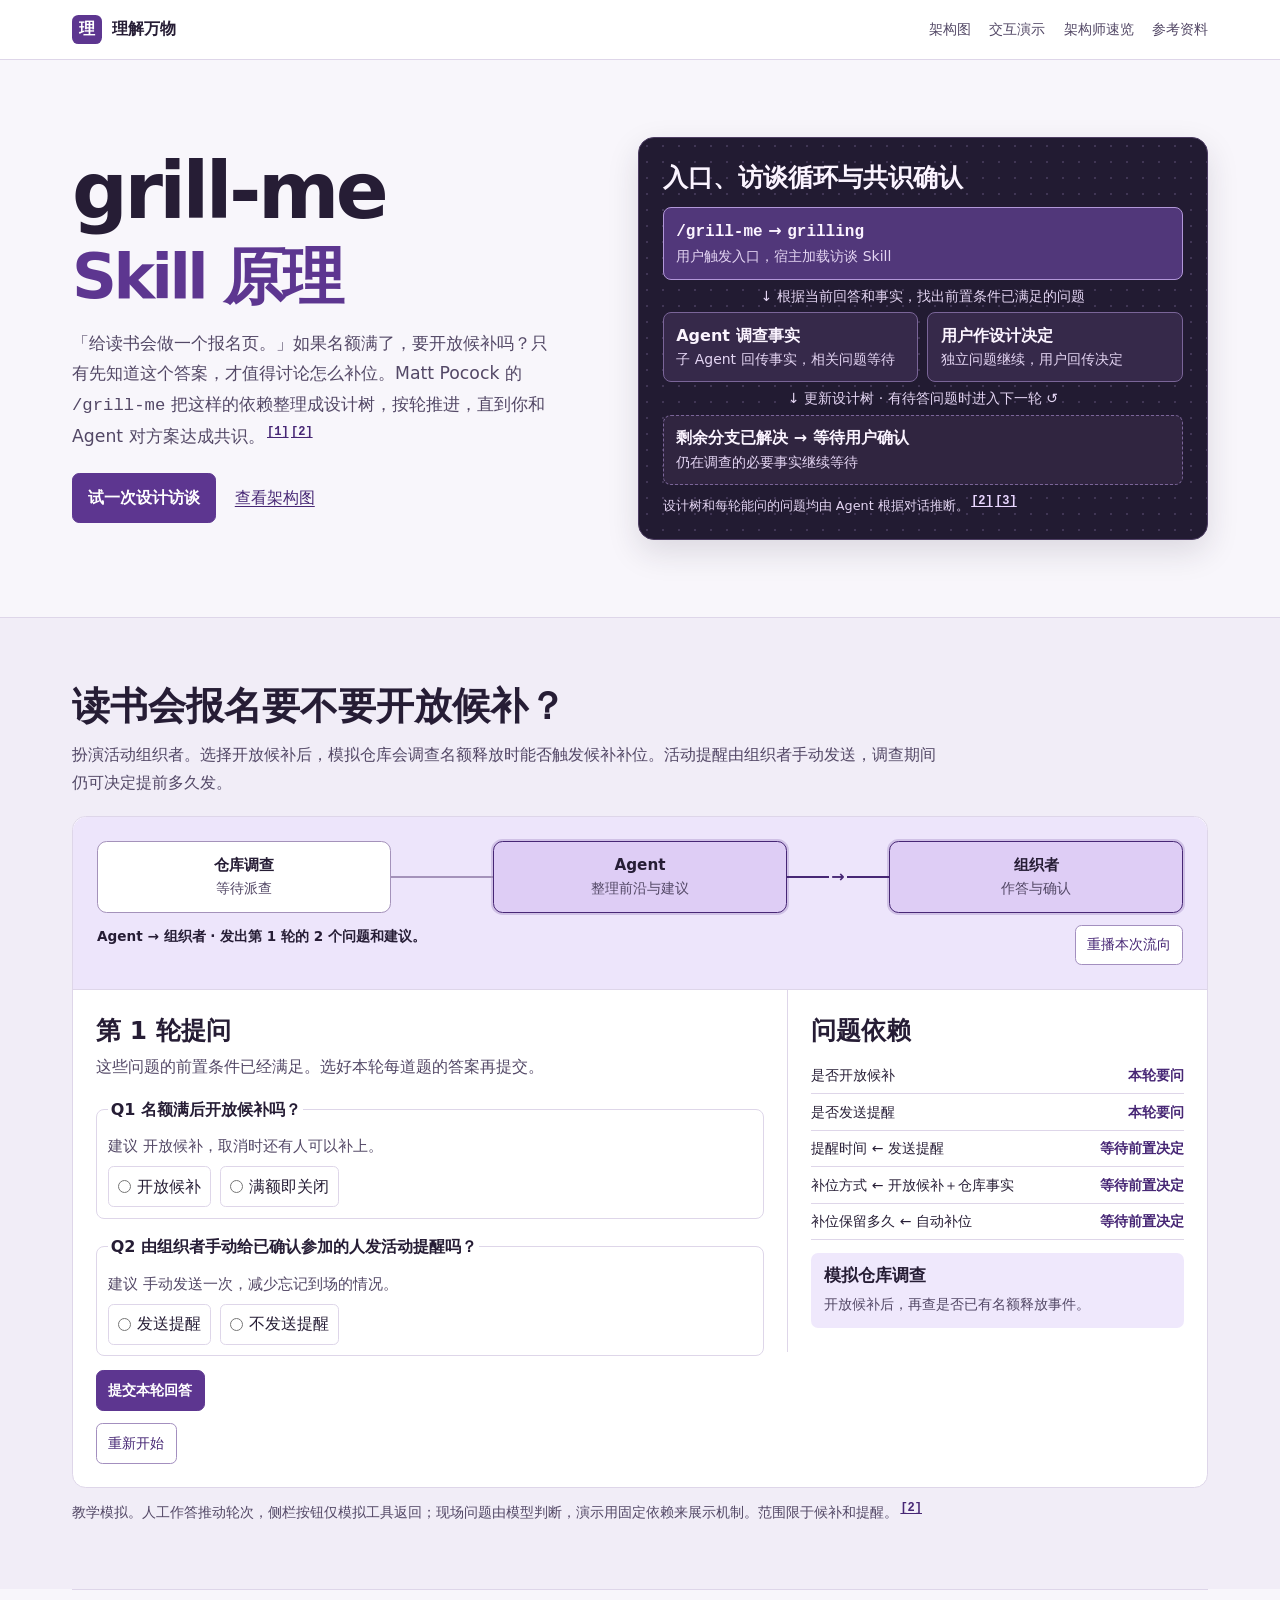
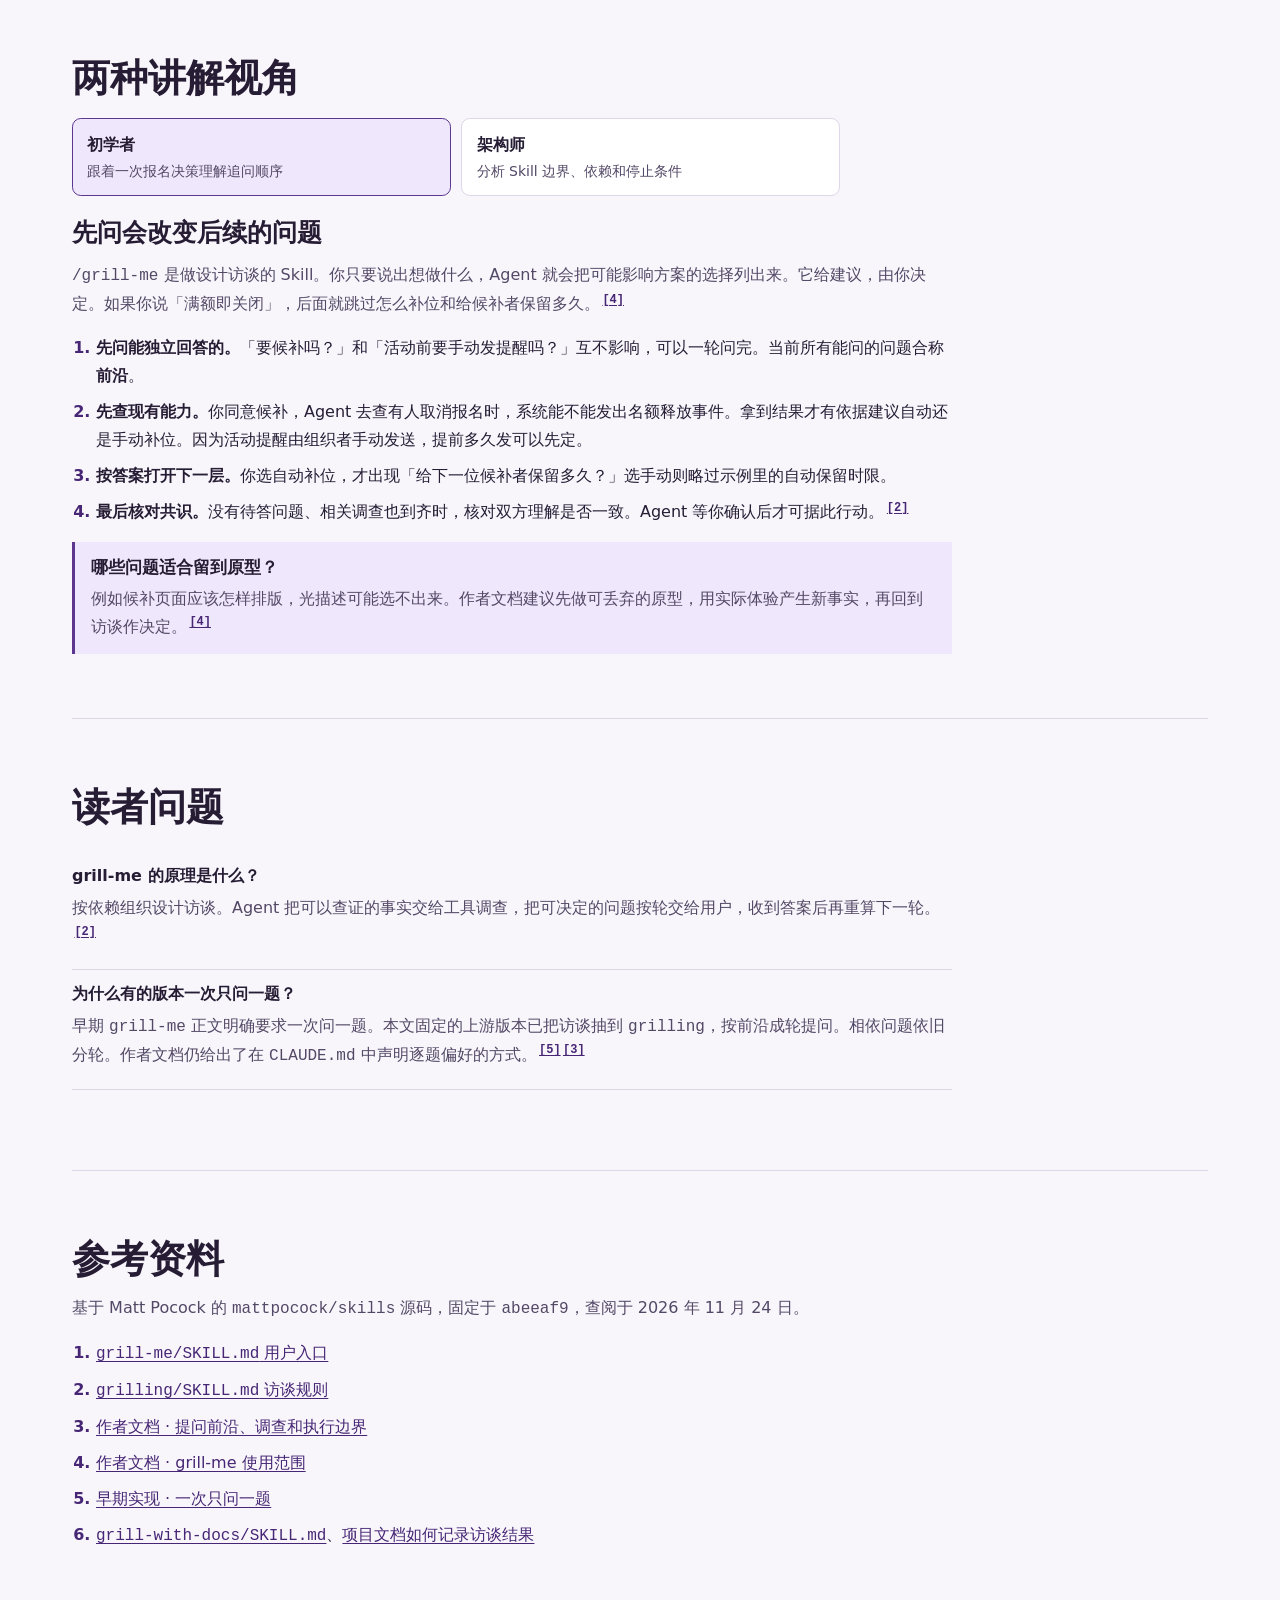
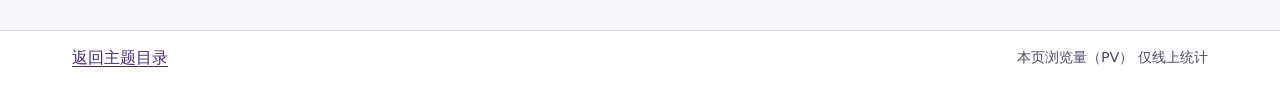
<file: topics/grill-me/index.html>
<!doctype html>
<html lang="zh-CN">
<head>
  <meta charset="utf-8">
  <meta name="viewport" content="width=device-width, initial-scale=1">
  <meta name="description" content="用读书会报名与候补的交互案例，分析 Matt Pocock 的 grill-me Skill、提问前沿、事实调查和共识确认。">
  <title>grill-me Skill 原理 · 理解万物</title>
  <link rel="stylesheet" href="../../assets/flow-motion.css">
  <link rel="stylesheet" href="assets/topic.css">
  <link rel="stylesheet" href="../../assets/architecture.css">
  <script defer src="../../assets/perspectives.js"></script>
  <script defer src="assets/demo.js"></script>
  <script defer src="../../assets/pageviews.js"></script>
</head>
<body>
  <a class="skip-link" href="#main">跳到正文</a>
  <header class="site-header">
    <div class="frame header-inner">
      <a class="brand" href="../../"><span aria-hidden="true">理</span>理解万物</a>
      <nav aria-label="页内导航">
        <a href="#system-architecture">架构图</a>
        <a href="#interview-demo">交互演示</a>
        <a href="#architect">架构师速览</a>
        <a href="#references">参考资料</a>
      </nav>
    </div>
  </header>

  <main id="main">
    <section class="hero frame" aria-labelledby="page-title">
      <div class="hero-copy">
        <h1 id="page-title">grill-me <span>Skill 原理</span></h1>
        <p class="hero-lead">「给读书会做一个报名页。」如果名额满了，要开放候补吗？只有先知道这个答案，才值得讨论怎么补位。Matt Pocock 的 <code>/grill-me</code> 把这样的依赖整理成设计树，按轮推进，直到你和 Agent 对方案达成共识。<sup><a href="#ref-entry" aria-label="来源 1">[1]</a></sup><sup><a href="#ref-loop" aria-label="来源 2">[2]</a></sup></p>
        <div class="hero-actions">
          <a class="primary-link" href="#interview-demo">试一次设计访谈</a>
          <a href="#system-architecture">查看架构图</a>
        </div>
      </div>

      <figure id="system-architecture" class="architecture-map" aria-labelledby="map-title">
        <figcaption><h2 id="map-title">入口、访谈循环与共识确认</h2></figcaption>
        <div class="map-box map-entry"><strong><code>/grill-me</code> → <code>grilling</code></strong><span>用户触发入口，宿主加载访谈 Skill</span></div>
        <p class="map-arrow">↓ 根据当前回答和事实，找出前置条件已满足的问题</p>
        <div class="map-fork">
          <div class="map-box"><strong>Agent 调查事实</strong><span>子 Agent 回传事实，相关问题等待</span></div>
          <div class="map-box"><strong>用户作设计决定</strong><span>独立问题继续，用户回传决定</span></div>
        </div>
        <p class="map-arrow">↓ 更新设计树 · 有待答问题时进入下一轮 ↺</p>
        <div class="map-box map-exit"><strong>剩余分支已解决 → 等待用户确认</strong><span>仍在调查的必要事实继续等待</span></div>
        <p class="map-note">设计树和每轮能问的问题均由 Agent 根据对话推断。<sup><a href="#ref-loop" aria-label="来源 2">[2]</a></sup><sup><a href="#ref-loop-doc" aria-label="来源 3">[3]</a></sup></p>
      </figure>
    </section>

    <section id="interview-demo" class="demo-section" aria-labelledby="demo-title">
      <div class="frame">
        <h2 id="demo-title">读书会报名要不要开放候补？</h2>
        <p class="section-intro">扮演活动组织者。选择开放候补后，模拟仓库会调查名额释放时能否触发候补补位。活动提醒由组织者手动发送，调查期间仍可决定提前多久发。</p>
        <div id="interview" class="interview" hidden>
          <div class="motion-board" id="interview-motion">
            <div class="motion-lane">
              <div class="motion-node" data-flow-node="repo"><strong>仓库调查</strong><span id="motion-fact-status">等待派查</span></div>
              <div class="motion-edge" data-flow-link="fact" aria-hidden="true"><span class="motion-packet"></span></div>
              <div class="motion-node" data-flow-node="agent"><strong>Agent</strong><span>整理前沿与建议</span></div>
              <div class="motion-channel" aria-hidden="true">
                <div class="motion-edge" data-flow-link="question"><span class="motion-packet"></span></div>
                <div class="motion-edge" data-flow-link="reply"><span class="motion-packet"></span></div>
              </div>
              <div class="motion-node" data-flow-node="user"><strong>组织者</strong><span>作答与确认</span></div>
            </div>
            <div class="motion-details">
              <p class="motion-caption" id="motion-caption" role="status"></p>
              <button id="replay-motion" class="secondary-button" type="button">重播本次流向</button>
            </div>
          </div>
          <div class="interview-body">
            <div class="interview-main">
              <h3 id="round-title" tabindex="-1"></h3>
              <p id="round-description" class="section-intro"></p>
              <form id="round-form">
                <div id="questions"></div>
                <button class="action-button" type="submit">提交本轮回答</button>
              </form>
              <div id="consensus" class="consensus" hidden>
                <h4>请核对报名方案</h4>
                <p id="consensus-plan"></p>
                <button id="confirm" class="action-button" type="button">确认已达成共识</button>
              </div>
              <button id="restart" class="secondary-button" type="button">重新开始</button>
            </div>
            <aside class="interview-aside" aria-labelledby="dependency-title">
              <h3 id="dependency-title">问题依赖</h3>
              <ul id="decision-status" class="decision-status">
                <li data-decision="queue"><span>是否开放候补</span><strong></strong></li>
                <li data-decision="reminder"><span>是否发送提醒</span><strong></strong></li>
                <li data-decision="timing"><span>提醒时间 ← 发送提醒</span><strong></strong></li>
                <li data-decision="promotion"><span>补位方式 ← 开放候补＋仓库事实</span><strong></strong></li>
                <li data-decision="hold"><span>补位保留多久 ← 自动补位</span><strong></strong></li>
              </ul>
              <div class="fact-panel">
                <h4>模拟仓库调查</h4>
                <p id="fact-status"></p>
                <div id="fact-controls">
                  <button class="secondary-button" type="button" value="available">返回已有名额释放事件</button>
                  <button class="secondary-button" type="button" value="missing">返回缺少名额释放事件</button>
                </div>
              </div>
            </aside>
          </div>
        </div>
        <template id="question-template">
          <fieldset class="question">
            <legend></legend>
            <p class="recommendation"></p>
            <div class="choice-list"></div>
          </fieldset>
        </template>
        <noscript>
          <ol class="steps">
            <li>第一轮可同时问是否开放候补，以及是否由组织者手动提醒已确认的参与者。</li>
            <li>开放候补后，Agent 调查取消报名时系统是否发出名额释放事件。调查期间仍可决定何时手动发送提醒。</li>
            <li>调查完成后可决定自动还是手动补位。若选择自动补位，再问给候补者保留名额多久。</li>
            <li>满额即关闭会跳过补位整条分支。相关决策都解决后，由用户核对和确认方案。</li>
          </ol>
        </noscript>
        <p class="demo-note">教学模拟。人工作答推动轮次，侧栏按钮仅模拟工具返回；现场问题由模型判断，演示用固定依赖来展示机制。范围限于候补和提醒。<sup><a href="#ref-loop" aria-label="来源 2">[2]</a></sup></p>
      </div>
    </section>

    <section id="perspectives" class="frame reading-section" aria-labelledby="perspectives-title">
      <h2 id="perspectives-title">两种讲解视角</h2>
      <div class="perspective-choices" data-perspective-tabs aria-labelledby="perspectives-title">
        <a id="beginner-tab" href="#beginner"><strong>初学者</strong><span>跟着一次报名决策理解追问顺序</span></a>
        <a id="architect-tab" href="#architect"><strong>架构师</strong><span>分析 Skill 边界、依赖和停止条件</span></a>
      </div>

      <section id="beginner" class="perspective-panel" aria-labelledby="beginner-title">
        <h3 id="beginner-title">先问会改变后续的问题</h3>
        <p><code>/grill-me</code> 是做设计访谈的 Skill。你只要说出想做什么，Agent 就会把可能影响方案的选择列出来。它给建议，由你决定。如果你说「满额即关闭」，后面就跳过怎么补位和给候补者保留多久。<sup><a href="#ref-guide" aria-label="来源 4">[4]</a></sup></p>
        <ol class="steps">
          <li><strong>先问能独立回答的。</strong>「要候补吗？」和「活动前要手动发提醒吗？」互不影响，可以一轮问完。当前所有能问的问题合称<strong>前沿</strong>。</li>
          <li><strong>先查现有能力。</strong>你同意候补，Agent 去查有人取消报名时，系统能不能发出名额释放事件。拿到结果才有依据建议自动还是手动补位。因为活动提醒由组织者手动发送，提前多久发可以先定。</li>
          <li><strong>按答案打开下一层。</strong>你选自动补位，才出现「给下一位候补者保留多久？」选手动则略过示例里的自动保留时限。</li>
          <li><strong>最后核对共识。</strong>没有待答问题、相关调查也到齐时，核对双方理解是否一致。Agent 等你确认后才可据此行动。<sup><a href="#ref-loop" aria-label="来源 2">[2]</a></sup></li>
        </ol>
        <div class="callout">
          <h4>哪些问题适合留到原型？</h4>
          <p>例如候补页面应该怎样排版，光描述可能选不出来。作者文档建议先做可丢弃的原型，用实际体验产生新事实，再回到访谈作决定。<sup><a href="#ref-guide" aria-label="来源 4">[4]</a></sup></p>
        </div>
      </section>

      <section id="architect" class="perspective-panel grill-architect" aria-labelledby="architect-title">
        <h3 id="architect-title">grill-me 怎样决定这一轮问什么？</h3>
        <p>主 Agent 每轮挑出前提已满足的问题，这一组称为<strong>提问前沿</strong>。用户决定做什么，子 Agent 查证现有系统能做什么。<sup><a href="#ref-loop" aria-label="来源 2">[2]</a></sup></p>

        <figure class="arch-overview grill-arch-dependencies" id="grill-dependencies" aria-labelledby="grill-dependencies-title">
          <figcaption>
            <h4 id="grill-dependencies-title">读书会报名的两条依赖分支</h4>
          </figcaption>
          <div class="grill-arch-stage">
            <strong>组织者 → 主 Agent</strong>
            <span>首轮选择开放候补，由组织者手动发送活动提醒。</span>
          </div>
          <p class="grill-arch-arrow"><span aria-hidden="true">↓</span> 两条分支可并行处理</p>
          <div class="grill-arch-branches">
            <section class="grill-arch-branch" aria-labelledby="grill-reminder-title">
              <h5 id="grill-reminder-title">手动提醒</h5>
              <p class="grill-arch-step"><strong>现在就问</strong>提前多久发提醒？</p>
            </section>
            <section class="grill-arch-branch" aria-labelledby="grill-queue-title">
              <h5 id="grill-queue-title">候补补位</h5>
              <p class="grill-arch-step"><strong>先查仓库</strong>是否已有名额释放事件？</p>
              <p class="grill-arch-step"><strong>查到结果再问</strong>自动还是手动补位？</p>
              <p class="grill-arch-step"><strong>选自动再问</strong>给下一位保留多久？</p>
            </section>
          </div>
          <p class="grill-arch-arrow"><span aria-hidden="true">↓</span> 答复和查证结果分别回传</p>
          <div class="grill-arch-stage">
            <strong>主 Agent 重算提问前沿</strong>
            <span>有可答问题就继续问。只缺必要事实时等待，分支全部解决后请组织者确认方案。</span>
          </div>
          <p class="grill-arch-caption">本图采用固定示例。首轮选择「满额即关闭」会跳过候补整支。<a href="#interview-demo">试试这条分支</a></p>
        </figure>

        <section class="grill-arch-section" aria-labelledby="grill-boundary-title">
          <h4 id="grill-boundary-title">角色与系统边界</h4>
          <table class="arch-table" aria-labelledby="grill-boundary-title">
            <thead>
              <tr><th scope="col">角色</th><th scope="col">输入</th><th scope="col">输出</th></tr>
            </thead>
            <tbody>
              <tr><th scope="row">宿主</th><td>用户调用 <code>/grill-me</code></td><td>通过 Skill 工具加载 <code>grilling</code><sup><a href="#ref-entry" aria-label="来源 1">[1]</a></sup></td></tr>
              <tr><th scope="row">主 Agent</th><td>草案、已确认的决定、已查证的事实</td><td>本轮问题及建议，最后请求确认共识<sup><a href="#ref-loop" aria-label="来源 2">[2]</a></sup></td></tr>
              <tr><th scope="row">子 Agent</th><td>主 Agent 派发的环境查证</td><td>名额释放事件是否已存在<sup><a href="#ref-loop" aria-label="来源 2">[2]</a></sup></td></tr>
              <tr><th scope="row">组织者</th><td>问题、建议与待确认的方案</td><td>补位方式等产品决定和最终确认<sup><a href="#ref-loop" aria-label="来源 2">[2]</a></sup></td></tr>
            </tbody>
          </table>
        </section>

        <section class="grill-arch-section" aria-labelledby="grill-tradeoff-title">
          <h4 id="grill-tradeoff-title">分轮提问的取舍</h4>
          <dl class="grill-arch-tradeoffs">
            <div><dt>减少对话轮次</dt><dd>互不依赖的问题可以成批回答。仓库调查期间，手动提醒这条支路仍能推进。</dd></div>
            <div><dt>依赖模型判断</dt><dd>上游用提示词约束前沿和确认时机。模型漏判依赖时，受影响的分支要重新打开。<sup><a href="#ref-loop-doc" aria-label="来源 3">[3]</a></sup></dd></div>
          </dl>
        </section>

        <details class="arch-detail" id="grill-diagnosis">
          <summary>失效与诊断</summary>
          <dl class="design-list">
            <div>
              <dt>同时问怎么补位和保留多久</dt>
              <dd>检查两问间的依赖。保留时长只在自动补位时适用。把它放回后续轮次，保留已确认且无关的提醒决定。<sup><a href="#ref-loop" aria-label="来源 2">[2]</a></sup><sup><a href="#ref-loop-doc" aria-label="来源 3">[3]</a></sup></dd>
            </div>
            <div>
              <dt>查不到名额释放事件</dt>
              <dd>区分「调查还没完成」和「已证实事件不存在」。前者继续等事实，后者可以建议「本期由组织者手动补位吗？」。用户仍可决定增加自动化开发。<sup><a href="#ref-loop" aria-label="来源 2">[2]</a></sup></dd>
            </div>
            <div>
              <dt>暂时没问题就开始实施</dt>
              <dd>先检查是否有待查事实卡住下游。适用分支都解决后，还要取得用户的共识确认。宿主与模型的能力会影响规则是否得到执行。<sup><a href="#ref-loop" aria-label="来源 2">[2]</a></sup><sup><a href="#ref-loop-doc" aria-label="来源 3">[3]</a></sup></dd>
            </div>
          </dl>
        </details>

        <details class="arch-detail" id="grill-source">
          <summary>上游实现与输出边界</summary>
          <dl class="design-list">
            <div>
              <dt><code>grill-me/SKILL.md</code></dt>
              <dd>入口用 <code>disable-model-invocation: true</code> 标明由用户触发，正文要求 Agent 用宿主的 Skill 工具加载 <code>grilling</code>。入口和访谈 Skill 都需要能被宿主发现。<sup><a href="#ref-entry" aria-label="来源 1">[1]</a></sup><sup><a href="#ref-loop-doc" aria-label="来源 3">[3]</a></sup></dd>
            </div>
            <div>
              <dt><code>grilling/SKILL.md</code></dt>
              <dd>每轮收集全部可问题目，每问附编号与建议，问句要让回答「是」表示接受建议。可查证的环境事实交给使用新上下文的子 Agent。仍有独立问题时先问这些。<sup><a href="#ref-loop" aria-label="来源 2">[2]</a></sup></dd>
            </div>
            <div>
              <dt><code>grill-with-docs/SKILL.md</code></dt>
              <dd><code>grill-me</code> 的共识留在对话中。若要在仓库维护领域资料，<code>grill-with-docs</code> 会加载同一访谈 Skill 和 <code>domain-modeling</code>。术语进入 <code>GLOSSARY.md</code>。难逆转、缺少背景时会令人困惑且确有取舍的决定，才写成 ADR（架构决策记录）。<sup><a href="#ref-guide" aria-label="来源 4">[4]</a></sup><sup><a href="#ref-docs-variant" aria-label="来源 6">[6]</a></sup></dd>
            </div>
          </dl>
        </details>
      </section>
    </section>

    <section id="reader-questions" class="frame reading-section" aria-labelledby="reader-title">
      <h2 id="reader-title">读者问题</h2>
      <dl class="design-list">
        <div>
          <dt>grill-me 的原理是什么？</dt>
          <dd>按依赖组织设计访谈。Agent 把可以查证的事实交给工具调查，把可决定的问题按轮交给用户，收到答案后再重算下一轮。<sup><a href="#ref-loop" aria-label="来源 2">[2]</a></sup></dd>
        </div>
        <div>
          <dt>为什么有的版本一次只问一题？</dt>
          <dd>早期 <code>grill-me</code> 正文明确要求一次问一题。本文固定的上游版本已把访谈抽到 <code>grilling</code>，按前沿成轮提问。相依问题依旧分轮。作者文档仍给出了在 <code>CLAUDE.md</code> 中声明逐题偏好的方式。<sup><a href="#ref-classic" aria-label="来源 5">[5]</a></sup><sup><a href="#ref-loop-doc" aria-label="来源 3">[3]</a></sup></dd>
        </div>
      </dl>
    </section>

    <section id="references" class="frame reading-section" aria-labelledby="references-title">
      <h2 id="references-title">参考资料</h2>
      <p class="section-intro">基于 Matt Pocock 的 <code>mattpocock/skills</code> 源码，固定于 <code>abeeaf9</code>，查阅于 <time datetime="2026-11-24">2026 年 11 月 24 日</time>。</p>
      <ol class="references">
        <li id="ref-entry"><a href="https://github.com/mattpocock/skills/blob/abeeaf95660ba9e8b7c753eb38f441ca707a8823/skills/productivity/grill-me/SKILL.md"><code>grill-me/SKILL.md</code> 用户入口</a></li>
        <li id="ref-loop"><a href="https://github.com/mattpocock/skills/blob/abeeaf95660ba9e8b7c753eb38f441ca707a8823/skills/productivity/grilling/SKILL.md"><code>grilling/SKILL.md</code> 访谈规则</a></li>
        <li id="ref-loop-doc"><a href="https://github.com/mattpocock/skills/blob/abeeaf95660ba9e8b7c753eb38f441ca707a8823/docs/productivity/grilling.md">作者文档 · 提问前沿、调查和执行边界</a></li>
        <li id="ref-guide"><a href="https://github.com/mattpocock/skills/blob/abeeaf95660ba9e8b7c753eb38f441ca707a8823/docs/productivity/grill-me.md">作者文档 · grill-me 使用范围</a></li>
        <li id="ref-classic"><a href="https://github.com/mattpocock/skills/blob/62f43a18177be6ec82da242e59ffbc490a4c22ea/skills/productivity/grill-me/SKILL.md">早期实现 · 一次只问一题</a></li>
        <li id="ref-docs-variant"><a href="https://github.com/mattpocock/skills/blob/abeeaf95660ba9e8b7c753eb38f441ca707a8823/skills/engineering/grill-with-docs/SKILL.md"><code>grill-with-docs/SKILL.md</code></a>、<a href="https://github.com/mattpocock/skills/blob/abeeaf95660ba9e8b7c753eb38f441ca707a8823/docs/engineering/grill-with-docs.md">项目文档如何记录访谈结果</a></li>
      </ol>
    </section>
  </main>

  <footer class="site-footer">
    <div class="frame">
      <a href="../../">返回主题目录</a>
      <p data-pageviews="page">本页浏览量（PV） <span data-pv-value aria-live="polite">—</span></p>
    </div>
  </footer>
</body>
</html>
</file>
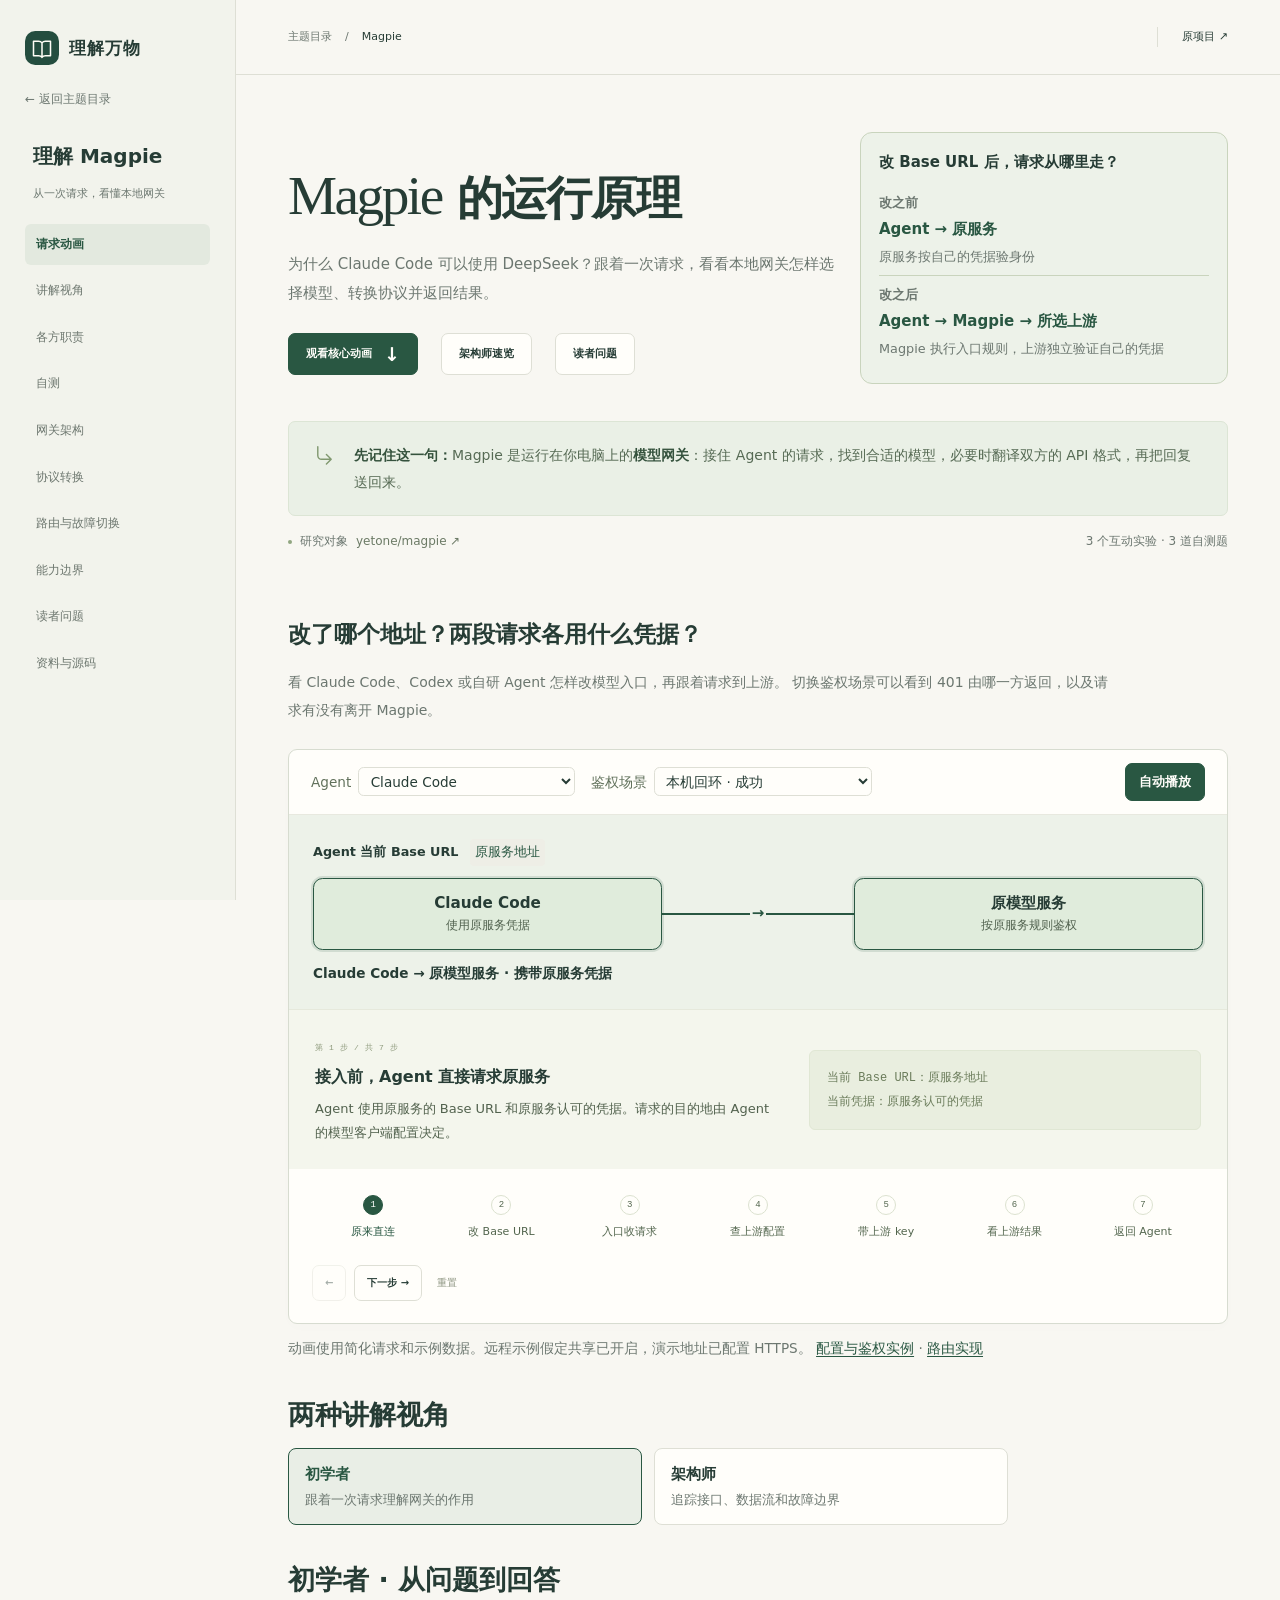
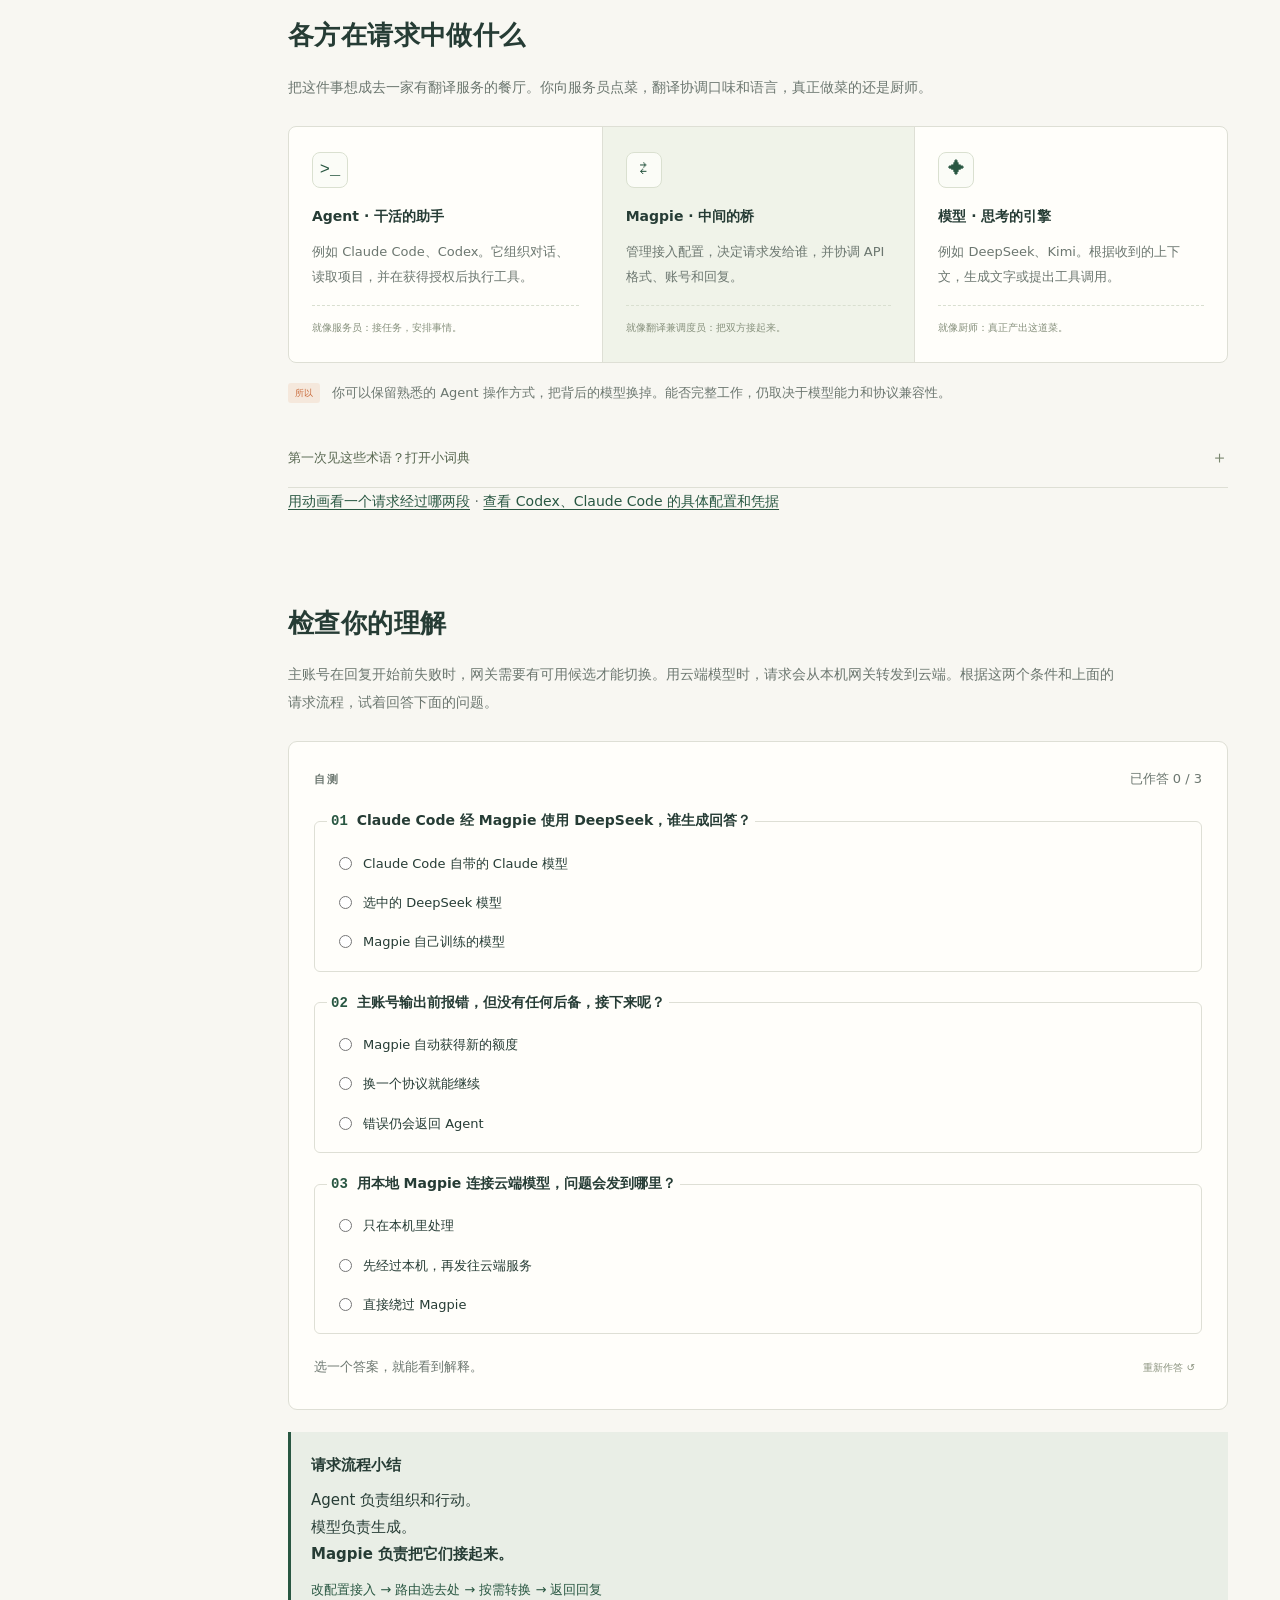
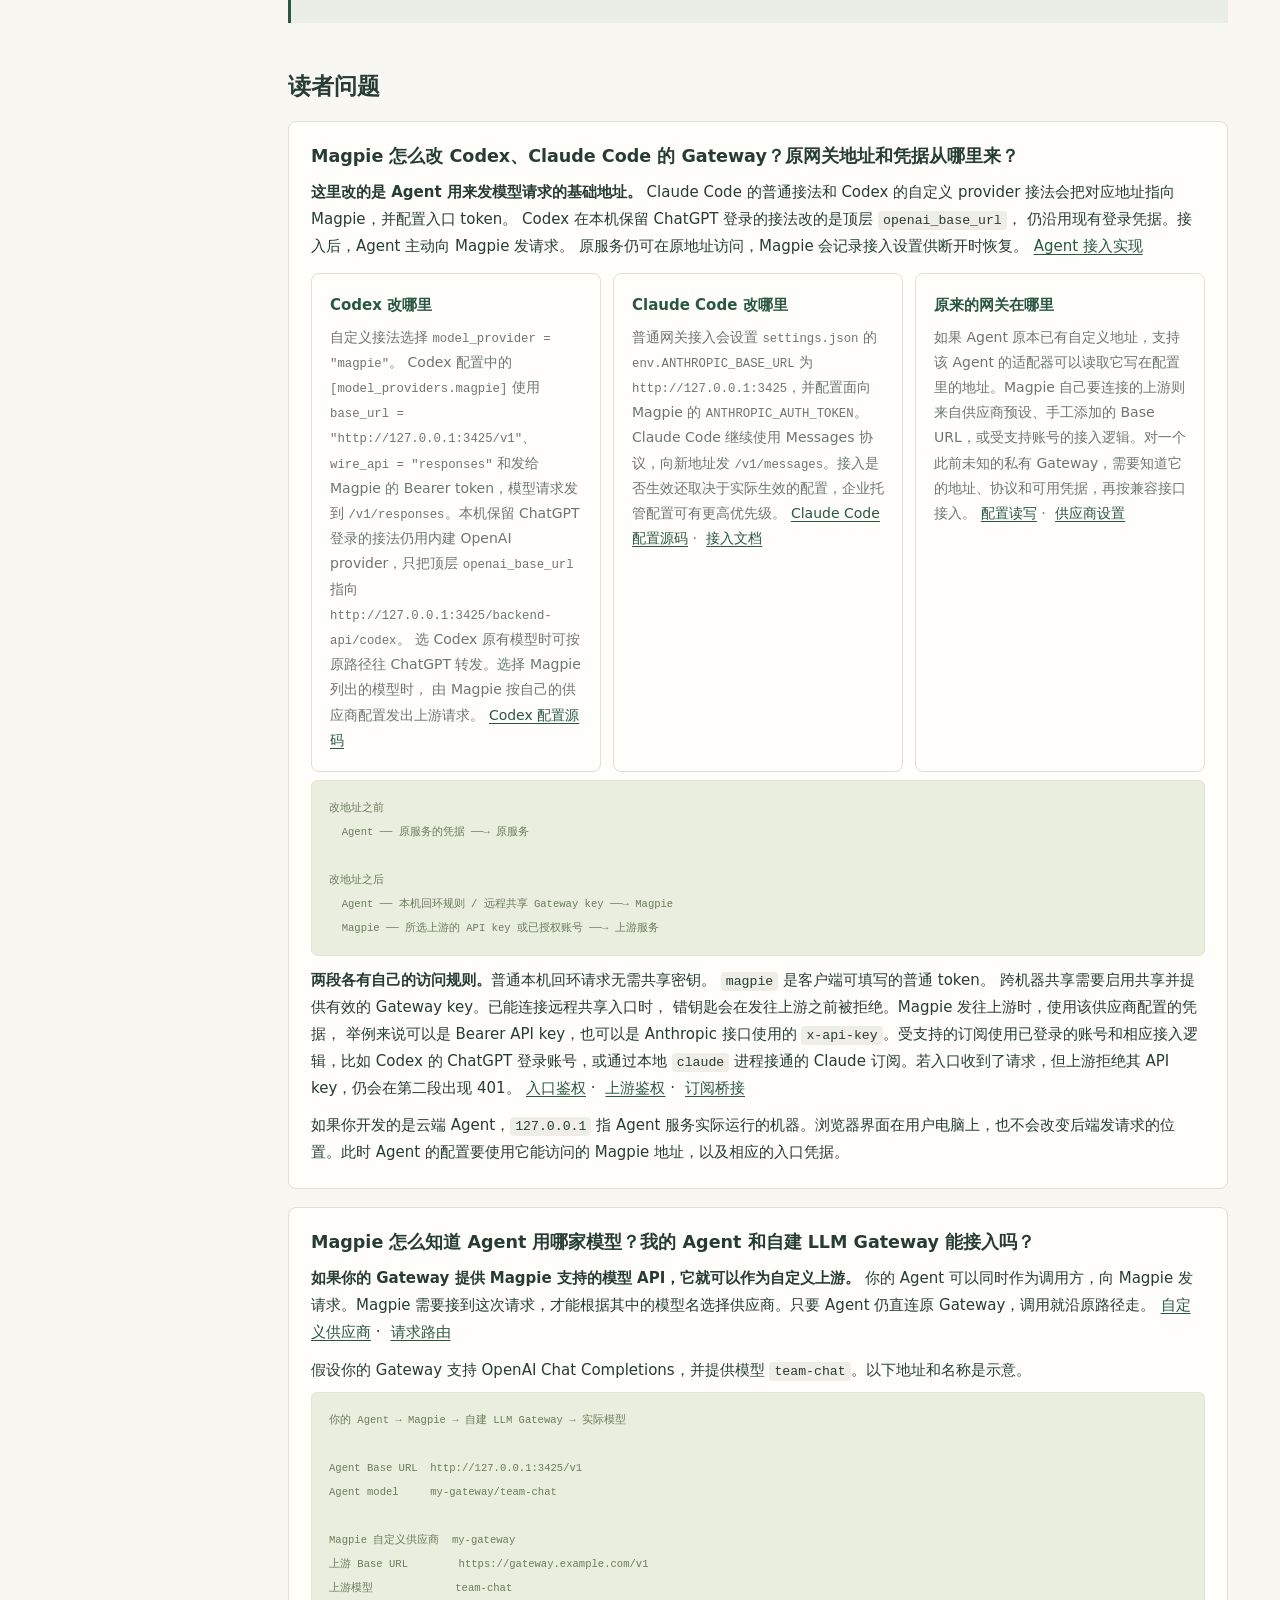
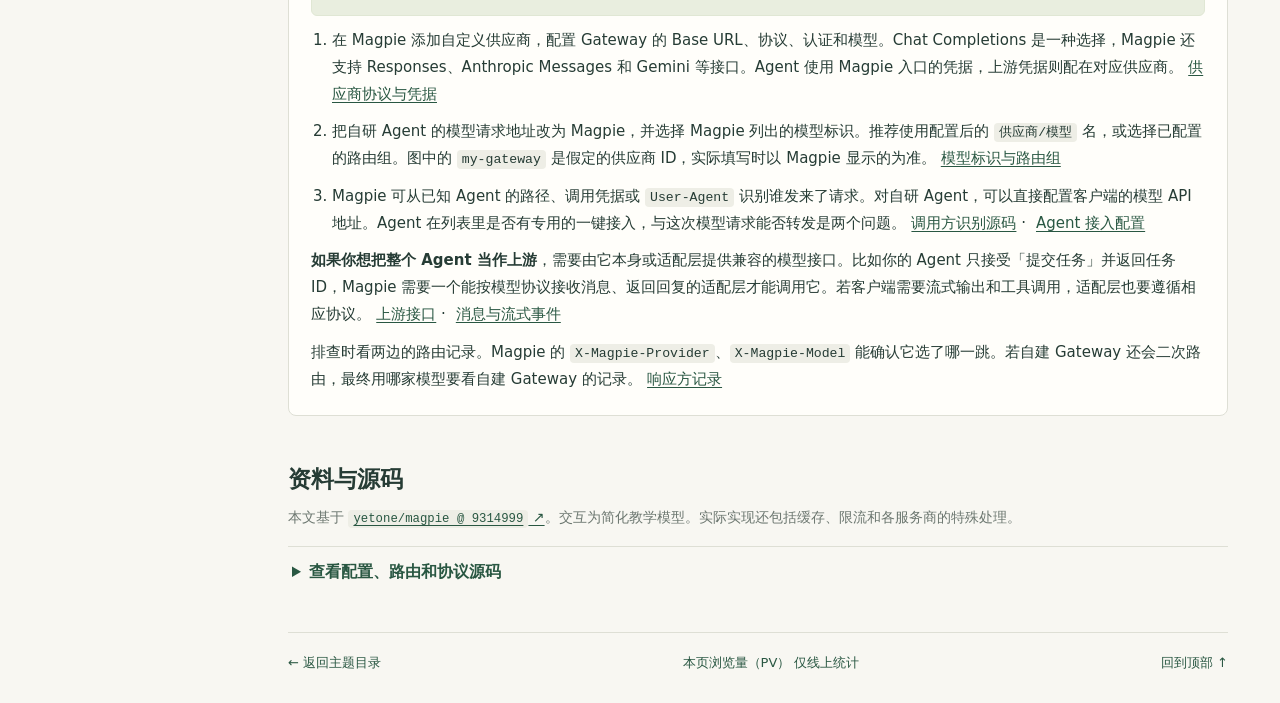
<file: topics/magpie/index.html>
<!doctype html>
<html lang="zh-CN">
  <head>
    <meta charset="utf-8" />
    <meta name="viewport" content="width=device-width, initial-scale=1" />
    <meta
      name="description"
      content="跟随一次模型请求理解 Magpie，或从架构师视角追踪接入配置、协议转换、路由与故障切换。"
    />
    <meta name="theme-color" content="#f8f7f2" />
    <title>Magpie 的运行原理 · 理解万物</title>
    <link rel="icon" href="assets/mark.svg" type="image/svg+xml" />
    <link rel="stylesheet" href="assets/base.css" />
    <link rel="stylesheet" href="../../assets/flow-motion.css" />
    <link rel="stylesheet" href="assets/magpie.css" />
    <link rel="stylesheet" href="../../assets/architecture.css" />
    <script defer src="../../assets/perspectives.js"></script>
    <script defer src="../../assets/flow-motion.js"></script>
    <script defer src="assets/magpie.js"></script>
    <script defer src="../../assets/pageviews.js"></script>
  </head>
  <body>
    <a href="#main" class="skip-link">跳到主要内容</a>
    <aside class="sidebar">
      <a href="../../" class="brand"
        ><img src="assets/mark.svg" alt="" /><span>理解万物</span></a
      >
      <a class="back-link" href="../../">← 返回主题目录</a>
      <div class="sidebar-topic">
        <strong>理解 Magpie</strong><span>从一次请求，看懂本地网关</span>
      </div>
      <nav aria-label="本篇目录" class="chapter-nav">
        <a href="#journey">请求动画</a>
        <a href="#perspectives">讲解视角</a>
        <a href="#intuition">各方职责</a>
        <a href="#recap">自测</a>
        <a href="#gateway-architecture">网关架构</a>
        <a href="#translation">协议转换</a>
        <a href="#routing">路由与故障切换</a>
        <a href="#boundaries">能力边界</a>
        <a href="#questions">读者问题</a>
        <a href="#sources">资料与源码</a>
      </nav>
    </aside>
    <div class="page-shell">
      <header class="topbar">
        <div class="breadcrumb">
          <a href="../../">主题目录</a><span>/</span><span>Magpie</span>
        </div>
        <a class="source-top" href="https://github.com/yetone/magpie"
          >原项目 ↗</a
        >
        <div class="reading-track" aria-hidden="true">
          <div id="reading-progress"></div>
        </div>
      </header>
      <main id="main" class="article">
        <section class="hero" aria-labelledby="page-title">
          <div class="hero-copy">
            <h1 id="page-title"><span>Magpie</span> 的运行原理</h1>
            <p>
              为什么 Claude Code 可以使用
              DeepSeek？跟着一次请求，看看本地网关怎样选择模型、转换协议并返回结果。
            </p>
            <div class="hero-actions">
              <a href="#journey" class="button primary"
                >观看核心动画 <span class="arrow" aria-hidden="true">↓</span></a
              >
              <a href="#architecture" class="button">架构师速览</a>
              <a href="#questions" class="button">读者问题</a>
            </div>
          </div>
          <figure class="hero-route" aria-labelledby="hero-route-title">
            <figcaption id="hero-route-title">改 Base URL 后，请求从哪里走？</figcaption>
            <div>
              <strong>改之前</strong>
              <span>Agent → 原服务</span>
              <small>原服务按自己的凭据验身份</small>
            </div>
            <div>
              <strong>改之后</strong>
              <span>Agent → Magpie → 所选上游</span>
              <small>Magpie 执行入口规则，上游独立验证自己的凭据</small>
            </div>
          </figure>
        </section>
        <div class="lesson-summary">
          <svg
            class="summary-icon"
            aria-hidden="true"
            viewBox="0 0 24 24"
            fill="none"
          >
            <path
              d="M5 4v9a4 4 0 0 0 4 4h10m-5-5 5 5-5 5"
              stroke="currentColor"
              stroke-width="1.5"
              stroke-linecap="round"
              stroke-linejoin="round"
            />
          </svg>
          <p>
            <strong>先记住这一句：</strong>Magpie
            是运行在你电脑上的<strong>模型网关</strong>：接住 Agent
            的请求，找到合适的模型，必要时翻译双方的 API 格式，再把回复送回来。
          </p>
        </div>
        <div class="article-meta">
          <span
            ><i class="small-dot"></i> 研究对象
            <a href="https://github.com/yetone/magpie"
              >yetone/magpie ↗</a
            ></span
          ><span>3 个互动实验 · 3 道自测题</span>
        </div>

        <section
          id="journey"
          class="lesson-section"
          aria-labelledby="journey-title"
        >
          <div class="section-heading">
            <h2 id="journey-title">改了哪个地址？两段请求各用什么凭据？</h2>
          </div>
          <p class="section-lead">
            看 Claude Code、Codex 或自研 Agent 怎样改模型入口，再跟着请求到上游。
            切换鉴权场景可以看到 401 由哪一方返回，以及请求有没有离开 Magpie。
          </p>
          <div
            class="experiment flow-experiment"
            id="gateway-experiment"
            hidden
          >
            <div class="experiment-header flow-options">
              <div class="flow-select">
                <label for="flow-agent">Agent</label>
                <select id="flow-agent">
                  <option value="claude">Claude Code</option>
                  <option value="codex">Codex · 自定义 provider</option>
                  <option value="codexLogin">Codex · 保留 ChatGPT 登录</option>
                  <option value="custom">自研 Agent · 私有 Gateway</option>
                </select>
              </div>
              <div class="flow-select">
                <label for="flow-outcome">鉴权场景</label>
                <select id="flow-outcome">
                  <option value="success">本机回环 · 成功</option>
                  <option value="sharedSuccess">远程共享 · 成功</option>
                  <option value="entryDenied">远程共享 · Magpie 返回 401</option>
                  <option value="unauthorized">本机回环 · 上游返回 401</option>
                </select>
              </div>
              <button type="button" id="flow-play" class="button primary">
                自动播放
              </button>
            </div>
            <p id="flow-codex-note" class="flow-wiring-note" hidden>
              保留 ChatGPT 登录的成功路径适用于本机回环。要演示远程共享成功，请选 Codex 自定义 provider，由它发送共享 Gateway key。
            </p>
            <div class="motion-board magpie-motion" id="flow-diagram">
              <p class="endpoint-readout">
                <strong>Agent 当前 Base URL</strong>
                <code id="flow-address"></code>
              </p>
              <div class="motion-lane is-direct" id="direct-lane">
                <div class="motion-node" data-flow-node="agent">
                  <strong id="direct-agent-name">Claude Code</strong
                  ><span>使用原服务凭据</span>
                </div>
                <div
                  class="motion-edge"
                  data-flow-link="direct"
                  aria-hidden="true"
                >
                  <span class="motion-packet"></span>
                </div>
                <div class="motion-node" data-flow-node="original">
                  <strong>原模型服务</strong><span>按原服务规则鉴权</span>
                </div>
              </div>
              <div class="motion-lane" id="gateway-lane" hidden>
                <div class="motion-node" data-flow-node="agent">
                  <strong id="gateway-agent-name">Claude Code</strong
                  ><span>发起模型请求</span>
                </div>
                <div
                  class="motion-edge"
                  data-flow-link="local"
                  aria-hidden="true"
                >
                  <span class="motion-packet"></span>
                </div>
                <div class="motion-node" data-flow-node="magpie">
                  <strong id="flow-gateway-name">本机 Magpie</strong><span>接收、选路、转换</span>
                </div>
                <div
                  class="motion-edge"
                  data-flow-link="upstream"
                  aria-hidden="true"
                >
                  <span class="motion-packet"></span>
                </div>
                <div class="motion-node" data-flow-node="provider">
                  <strong id="flow-provider-name">上游 DeepSeek</strong><span id="flow-provider-state">验证上游凭据</span>
                </div>
              </div>
              <div class="flow-credentials" id="flow-credentials" hidden>
                <div>
                  <strong>Agent → Magpie</strong
                  ><span id="flow-entry-credential"></span>
                </div>
                <div>
                  <strong>Magpie → 上游</strong
                  ><span id="flow-provider-credential"></span>
                </div>
              </div>
              <p class="motion-caption" id="flow-caption"></p>
            </div>
            <div class="flow-detail" aria-live="polite" aria-atomic="true">
              <div>
                <span class="step-overline" id="flow-step-label"></span>
                <h3 id="flow-title"></h3>
                <p id="flow-description"></p>
              </div>
              <pre id="flow-code" class="flow-code"></pre>
            </div>
            <div
              class="flow-stepper"
              id="flow-steps"
              role="group"
              aria-label="选择请求步骤"
            ></div>
            <div class="experiment-controls">
              <div>
                <button
                  type="button"
                  id="flow-back"
                  class="button quiet"
                  aria-label="上一步"
                >
                  ←
                </button>
                <button type="button" id="flow-next" class="button">
                  下一步 →
                </button>
                <button type="button" id="flow-reset" class="reset-button">
                  重置
                </button>
              </div>
            </div>
          </div>
          <noscript>
            <ol class="flow-static">
              <li>接入前，Agent 使用原服务的地址和凭据直接调用模型。</li>
              <li>
                Claude Code 改 <code>env.ANTHROPIC_BASE_URL</code>。Codex
                可选择 Magpie 自定义 provider，或在本机保留 ChatGPT
                登录并设置顶层 <code>openai_base_url</code>。自研 Agent 改自身客户端配置。
              </li>
              <li>
                普通回环模型请求无需共享密钥。远程共享需要有效的 Gateway key，
                错钥匙会让 Magpie 在发出任何上游请求之前返回 401。
              </li>
              <li>
                入口接收后，Magpie 按模型标识读取上游地址、协议和凭据。上游用自己的凭据验证请求，仍可能返回 401。
              </li>
            </ol>
          </noscript>
          <p class="flow-sources">
            动画使用简化请求和示例数据。远程示例假定共享已开启，演示地址已配置 HTTPS。
            <a href="#agent-gateway-auth">配置与鉴权实例</a> ·
            <a href="#ref-routing">路由实现</a>
          </p>
        </section>

        <section
          id="perspectives"
          class="perspective-section"
          aria-labelledby="perspectives-title"
        >
          <h2 id="perspectives-title">两种讲解视角</h2>
          <div
            class="perspective-choices"
            data-perspective-tabs
            aria-labelledby="perspectives-title"
          >
            <a id="beginner-tab" href="#beginner"
              ><strong>初学者</strong><span>跟着一次请求理解网关的作用</span></a
            >
            <a id="architect-tab" href="#architecture"
              ><strong>架构师</strong><span>追踪接口、数据流和故障边界</span></a
            >
          </div>
        </section>

        <section
          id="beginner"
          class="perspective-panel"
          aria-labelledby="beginner-title"
        >
          <h2 id="beginner-title">初学者 · 从问题到回答</h2>
          <section id="intuition" class="lesson-section">
            <div class="section-heading"><h3>各方在请求中做什么</h3></div>
            <p class="section-lead">
              把这件事想成去一家有翻译服务的餐厅。你向服务员点菜，翻译协调口味和语言，真正做菜的还是厨师。
            </p>
            <div class="roles-grid">
              <div class="role">
                <span class="role-icon" aria-hidden="true">&gt;_</span>
                <h4>Agent · 干活的助手</h4>
                <p>
                  例如 Claude
                  Code、Codex。它组织对话、读取项目，并在获得授权后执行工具。
                </p>
                <div class="role-analogy">就像服务员：接任务，安排事情。</div>
              </div>
              <div class="role featured">
                <span class="role-icon" aria-hidden="true">⇄</span>
                <h4>Magpie · 中间的桥</h4>
                <p>
                  管理接入配置，决定请求发给谁，并协调 API 格式、账号和回复。
                </p>
                <div class="role-analogy">就像翻译兼调度员：把双方接起来。</div>
              </div>
              <div class="role">
                <span class="role-icon" aria-hidden="true">✦</span>
                <h4>模型 · 思考的引擎</h4>
                <p>
                  例如
                  DeepSeek、Kimi。根据收到的上下文，生成文字或提出工具调用。
                </p>
                <div class="role-analogy">就像厨师：真正产出这道菜。</div>
              </div>
            </div>
            <p class="margin-note">
              <span>所以</span>你可以保留熟悉的 Agent
              操作方式，把背后的模型换掉。能否完整工作，仍取决于模型能力和协议兼容性。
            </p>
            <details class="glossary">
              <summary>第一次见这些术语？打开小词典 <span>＋</span></summary>
              <dl>
                <div>
                  <dt>API / 协议</dt>
                  <dd>
                    程序之间约定的沟通方式：请求发到哪里、字段叫什么、回复长什么样。
                  </dd>
                </div>
                <div>
                  <dt>Provider / 服务商</dt>
                  <dd>
                    提供模型服务的入口，包含地址、认证方式和模型列表；它也可以是本地模型服务。
                  </dd>
                </div>
                <div>
                  <dt>Base URL</dt>
                  <dd>
                    API 的基础地址，像收件地址。改向 Magpie 后，Agent
                    就先来找它。
                  </dd>
                </div>
                <div>
                  <dt>流式输出</dt>
                  <dd>
                    回复生成一点就传一点，因此你不必等全部写完才看到内容。
                  </dd>
                </div>
                <div>
                  <dt>Token</dt>
                  <dd>
                    在「消耗多少 token」里，它是模型处理文字的计量单位；在「认证
                    token」里，它指访问凭据。二者不是同一回事。
                  </dd>
                </div>
              </dl>
            </details>
          </section>

          <p class="section-lead">
            <a href="#journey">用动画看一个请求经过哪两段</a>
            ·
            <a href="#agent-gateway-auth"
              >查看 Codex、Claude Code 的具体配置和凭据</a
            >
          </p>

          <section id="recap" class="lesson-section">
            <div class="section-heading"><h3>检查你的理解</h3></div>
            <p class="section-lead">
              主账号在回复开始前失败时，网关需要有可用候选才能切换。用云端模型时，请求会从本机网关转发到云端。根据这两个条件和上面的请求流程，试着回答下面的问题。
            </p>
            <div class="quiz" id="quiz">
              <div class="quiz-top">
                <span class="eyebrow">自测</span
                ><span id="quiz-progress">已作答 0 / 3</span>
              </div>
              <fieldset data-question="0">
                <legend>
                  <span>01</span> Claude Code 经 Magpie 使用
                  DeepSeek，谁生成回答？
                </legend>
                <div class="quiz-options">
                  <label
                    ><input type="radio" name="q0" value="0" /><span
                      >Claude Code 自带的 Claude 模型</span
                    ></label
                  ><label
                    ><input type="radio" name="q0" value="1" /><span
                      >选中的 DeepSeek 模型</span
                    ></label
                  ><label
                    ><input type="radio" name="q0" value="2" /><span
                      >Magpie 自己训练的模型</span
                    ></label
                  >
                </div>
                <p class="quiz-feedback" aria-live="polite"></p>
              </fieldset>
              <fieldset data-question="1">
                <legend>
                  <span>02</span> 主账号输出前报错，但没有任何后备，接下来呢？
                </legend>
                <div class="quiz-options">
                  <label
                    ><input type="radio" name="q1" value="0" /><span
                      >Magpie 自动获得新的额度</span
                    ></label
                  ><label
                    ><input type="radio" name="q1" value="1" /><span
                      >换一个协议就能继续</span
                    ></label
                  ><label
                    ><input type="radio" name="q1" value="2" /><span
                      >错误仍会返回 Agent</span
                    ></label
                  >
                </div>
                <p class="quiz-feedback" aria-live="polite"></p>
              </fieldset>
              <fieldset data-question="2">
                <legend>
                  <span>03</span> 用本地 Magpie 连接云端模型，问题会发到哪里？
                </legend>
                <div class="quiz-options">
                  <label
                    ><input type="radio" name="q2" value="0" /><span
                      >只在本机里处理</span
                    ></label
                  ><label
                    ><input type="radio" name="q2" value="1" /><span
                      >先经过本机，再发往云端服务</span
                    ></label
                  ><label
                    ><input type="radio" name="q2" value="2" /><span
                      >直接绕过 Magpie</span
                    ></label
                  >
                </div>
                <p class="quiz-feedback" aria-live="polite"></p>
              </fieldset>
              <div class="quiz-bottom">
                <span id="quiz-result" role="status"
                  >选一个答案，就能看到解释。</span
                ><button type="button" class="reset-button" id="quiz-reset">
                  重新作答 ↺
                </button>
              </div>
            </div>
            <div class="takeaway">
              <strong>请求流程小结</strong>
              <p>
                Agent 负责组织和行动。<br />模型负责生成。<br /><strong
                  >Magpie 负责把它们接起来。</strong
                >
              </p>
              <span class="takeaway-caption"
                >改配置接入 → 路由选去处 → 按需转换 → 返回回复</span
              >
            </div>
          </section>
        </section>

        <section
          id="architecture"
          class="perspective-panel"
          aria-labelledby="architecture-title"
        >
          <h2 id="architecture-title">架构师 · 本地网关的接口与状态</h2>
          <section id="gateway-architecture" class="lesson-section">
            <div class="section-heading"><h3>一条请求经过两道鉴权边界</h3></div>
            <p class="section-lead magpie-arch-lead">
              以 Claude Code 经 Magpie 调用配置为 Chat Completions 的 DeepSeek 为例。<a href="#journey">查看鉴权动画</a>
            </p>
            <figure class="arch-overview">
              <figcaption>普通模型 API 的请求与回程</figcaption>
              <ol class="arch-flow">
                <li><strong>Agent 构建请求</strong><span>按客户端配置发 <code>POST /v1/messages</code>，带模型标识和消息。</span></li>
                <li><strong>Magpie 检查入口</strong><span>普通回环无需共享 key。远程共享校验 Gateway key。</span></li>
                <li><strong>Magpie 选路和转码</strong><span>解析 <code>deepseek/deepseek-chat</code>，选定供应商、模型与账号，按需转成 Chat。</span></li>
                <li><strong>上游验证并生成</strong><span>DeepSeek 验自己的 API key。流式回复由 Magpie 适配回 Messages。</span></li>
              </ol>
            </figure>
            <dl class="magpie-arch-pair">
              <div>
                <dt>控制面 · 接入前配置</dt>
                <dd>Agent 配置的 Base URL 指向 Magpie。Magpie 的供应商配置保存上游地址、协议、模型和凭据。</dd>
              </div>
              <div>
                <dt>数据面 · 请求状态</dt>
                <dd>同一会话可优先沿用可用账号。候选状态和回复是否已发出共同决定能否切换。</dd>
              </div>
            </dl>

            <table class="arch-table magpie-diagnostics">
              <caption>按拒绝位置排查</caption>
              <thead>
                <tr><th scope="col">现象</th><th scope="col">请求走到哪</th><th scope="col">先核对</th></tr>
              </thead>
              <tbody>
                <tr>
                  <th scope="row">Magpie 入口 401</th>
                  <td>远程共享入口拒绝，未尝试任何上游。</td>
                  <td>Agent 发给 Magpie 的 Gateway key。</td>
                </tr>
                <tr>
                  <th scope="row">上游 401</th>
                  <td>入口通过，已联系目标服务。单一候选时失败回给 Agent。</td>
                  <td>选中供应商的 API key 或登录账号。</td>
                </tr>
                <tr>
                  <th scope="row">上游 429</th>
                  <td>回复未发出、错误可重试且有备用候选时，可尝试下一位。</td>
                  <td>路由记录里的候选、额度和限额。</td>
                </tr>
                <tr>
                  <th scope="row">流已开始后失败</th>
                  <td>客户端已有部分回复。</td>
                  <td>已发出的事件和结束状态。另一路模型的结果不能直接拼接。</td>
                </tr>
              </tbody>
            </table>
            <p class="magpie-arch-links"><a href="#ref-entry-auth">入口规则源码</a> · <a href="#ref-routing">候选与状态实现</a></p>

            <details class="arch-detail">
              <summary>配置写在哪里，模型如何选中</summary>
              <dl class="magpie-arch-facts">
                <div>
                  <dt>Agent 端</dt>
                  <dd><code>internal/agent</code> 按客户端格式写入地址、模型及所需入口凭据，记录原设置用于断开时恢复。自研客户端可自行改地址。<a href="#agent-gateway-auth">Codex 与 Claude Code 的字段对照</a> · <a href="#ref-wiring">接入实现</a></dd>
                </div>
                <div>
                  <dt>Magpie 端</dt>
                  <dd>API 供应商在 <code>providers.json</code> 中绑定地址与凭据。请求的模型标识或路由组决定候选。入口路径、调用凭据和 User-Agent 可用来识别 Agent。<a href="#custom-gateway">私有上游的配置例子</a> · <a href="#ref-providers">供应商实现</a></dd>
                </div>
              </dl>
            </details>
          </section>

          <details id="translation" class="arch-detail lesson-section magpie-lab">
            <summary>
              <strong>协议转换实验</strong>
              <span>统一内部结构让多协议共用同一路由。适配时仍要保留工具调用和流结束的语义。</span>
            </summary>
            <p class="section-lead magpie-arch-lead">
              切换客户端，比较同一句消息怎么经过「协议 A → 统一内部结构（IR）→ 协议 B」。
              流式回复沿反方向转换。<a href="#ref-ir">内部结构源码</a>
            </p>
            <div class="experiment translation-experiment" hidden>
              <div class="experiment-header">
                <span>协议翻译台</span
                ><span class="simulation-label">精简字段示意 · 非完整请求</span>
              </div>
              <div
                class="protocol-tabs"
                role="tablist"
                aria-label="选择 Agent 协议"
              >
                <button
                  type="button"
                  id="tab-claude"
                  role="tab"
                  aria-selected="true"
                  aria-controls="protocol-panel"
                  data-protocol="claude"
                  tabindex="0"
                >
                  Claude Code <small>Messages</small></button
                ><button
                  type="button"
                  id="tab-codex"
                  role="tab"
                  aria-selected="false"
                  aria-controls="protocol-panel"
                  data-protocol="codex"
                  tabindex="-1"
                >
                  Codex <small>Responses</small></button
                ><button
                  type="button"
                  id="tab-gemini"
                  role="tab"
                  aria-selected="false"
                  aria-controls="protocol-panel"
                  data-protocol="gemini"
                  tabindex="-1"
                >
                  Gemini CLI <small>Gemini</small>
                </button>
              </div>
              <div
                id="protocol-panel"
                role="tabpanel"
                aria-labelledby="tab-claude"
                tabindex="0"
              >
                <div class="protocol-grid">
                  <div class="protocol-column">
                    <div class="code-label">
                      <span>01 / AGENT 发出</span
                      ><span id="protocol-kind">Messages</span>
                    </div>
                    <code class="endpoint" id="protocol-endpoint"
                      >POST /v1/messages</code
                    >
                    <pre id="protocol-input"></pre>
                  </div>
                  <div class="protocol-column ir-column">
                    <div class="code-label">
                      <span>02 / 共同内部结构</span><span>IR</span>
                    </div>
                    <p class="ir-caption">先理解含义，再重新包装</p>
                    <div class="ir-value"><span>角色</span><b>user</b></div>
                    <div class="ir-value"><span>内容类型</span><b>text</b></div>
                    <div class="ir-value">
                      <span>内容</span><b>解释一下这个函数</b>
                    </div>
                    <span class="ir-footnote">这是概念图，不是实际 JSON</span>
                  </div>
                  <div class="protocol-column">
                    <div class="code-label">
                      <span>03 / 服务商收到</span><span>Chat</span>
                    </div>
                    <code class="endpoint">POST /chat/completions</code>
                    <pre id="protocol-output"></pre>
                  </div>
                </div>
                <p
                  class="protocol-explanation"
                  id="protocol-explanation"
                  aria-live="polite"
                ></p>
              </div>
            </div>
            <noscript>
              <p>静态示例中，Responses 的 <code>input[].content[].text</code> 和 Gemini 的 <code>contents[].parts[].text</code> 可转成 Chat 的 <code>messages[].content</code>。角色和文字含义保持一致。</p>
            </noscript>
            <details class="arch-detail">
              <summary>流式回复如何保留同一次工具调用</summary>
              <p><code>Request</code> 和 <code>Part</code> 统一表示输入。回程把流解码为内部 <code>Event</code>，再写回客户端格式。工具名、分段参数和调用 ID 要对应同一次调用，结束信号也要对齐。兼容协议可走原生转发路径。<a href="#ref-ir">请求与事件结构</a> · <a href="#ref-routing">转发路径</a></p>
            </details>
          </details>

          <details id="routing" class="arch-detail lesson-section magpie-lab">
            <summary>
              <strong>路由与故障切换实验</strong>
              <span>输出前遇到可重试错误，才有机会尝试下一候选。能否切换还要看账号是否可用。</span>
            </summary>
            <p class="section-lead magpie-arch-lead">
              Agent 只选路由组。实验在 <code>order</code> 模式下模拟首选输出前返回 429，试试有备用和无备用的区别。
            </p>
            <div class="experiment routing-experiment" hidden>
              <div class="experiment-header">
                <span
                  ><span class="route-symbol">⑂</span> group /
                  daily-coding</span
                ><span class="pill">order · 顺序优先</span>
              </div>
              <div class="routing-layout">
                <div class="routing-settings">
                  <label class="toggle-row" for="primary-exhausted"
                    ><span
                      ><strong>模拟主账号额度耗尽</strong
                      ><small>上游在输出前返回 429</small></span
                    ><span class="switch"
                      ><input type="checkbox" id="primary-exhausted" /><span
                        class="switch-track"
                      ></span></span></label
                  ><label class="toggle-row" for="backup-enabled"
                    ><span
                      ><strong>配置备用模型</strong
                      ><small>加入第二个可用候选</small></span
                    ><span class="switch"
                      ><input
                        type="checkbox"
                        id="backup-enabled"
                        checked /><span
                        class="switch-track"
                      ></span></span></label
                  ><button type="button" class="button primary" id="route-send">
                    发送一次请求 <span>↗</span></button
                  ><span class="routing-disclaimer"
                    >状态和耗时均为教学示意。</span
                  >
                </div>
                <div class="routing-candidates">
                  <div class="candidate" id="candidate-primary">
                    <span class="candidate-number">01</span>
                    <div>
                      <strong>DeepSeek <span>主账号</span></strong
                      ><small>第一顺位</small>
                    </div>
                    <span class="candidate-status" id="primary-status"
                      >待命</span
                    >
                  </div>
                  <div class="candidate" id="candidate-backup">
                    <span class="candidate-number">02</span>
                    <div>
                      <strong>Kimi <span>备用模型</span></strong
                      ><small>第二顺位</small>
                    </div>
                    <span class="candidate-status" id="backup-status"
                      >待命</span
                    >
                  </div>
                  <div
                    class="route-log"
                    id="route-log"
                    role="status"
                    aria-live="polite"
                  >
                    <span class="log-placeholder"
                      >准备好了。试着发送一次请求。</span
                    >
                  </div>
                </div>
              </div>
            </div>
            <noscript>
              <p>首选账号成功时直接返回。首选在输出前返回可重试的 429 时，有备用就试备用，没有备用就将错误返回。已发出的部分回复会留在客户端。</p>
            </noscript>
            <details class="arch-detail">
              <summary>路由策略怎样影响候选顺序</summary>
              <ul>
                <li><code>order</code> 按配置顺序。<code>rotate</code> 轮换成员，<code>usage</code> 优先用量较少的成员。</li>
                <li><code>smart</code> 可优先消耗快重置的订阅额度。会话亲和性偏向已有账号，有助于复用上下文缓存。</li>
                <li>实际候选还受账号状态、可用模型和组设置影响。用 Routing 记录核对尝试顺序和响应方。<a href="#ref-routing">路由策略与状态</a></li>
              </ul>
            </details>
          </details>

          <section id="boundaries" class="lesson-section">
            <div class="section-heading">
              <h3>普通 API、订阅桥接与隐私边界</h3>
            </div>
            <dl class="magpie-arch-pair">
              <div>
                <dt>普通模型 API</dt>
                <dd>模型提出工具调用 → Magpie 转换并返回 → Agent 检查权限、执行并发起下一轮。</dd>
              </div>
              <div>
                <dt>Claude 订阅</dt>
                <dd>Magpie 驱动本地 <code>claude</code> 进程，沿用订阅账号，由 MCP 桥接工具调用。<a href="#ref-claude-bridge">订阅桥接实现</a></dd>
              </div>
            </dl>
            <p class="magpie-privacy"><strong>数据去向</strong> 走云端上游时请求会出本机。本地脱敏是可选功能，默认关闭。</p>
            <details class="arch-detail">
              <summary>设计取舍与能力边界</summary>
              <ul>
                <li>统一 IR 让多协议共用路由逻辑。代价是适配层要正确映射调用 ID、参数和事件，结果仍受目标模型能力限制。</li>
                <li>账号亲和性有利于缓存复用，故障切换则要兼顾账号状态和客户端已经看到的结果。</li>
                <li>Claude 订阅桥接要管理进程和会话，Magpie 的内置工具也有自己的路径。普通 API 的分工适用于上面示例。</li>
                <li>脱敏开启时，用占位符替换识别到的内容，回复时还原。保护范围取决于识别覆盖。<a href="sources.md">实现与边界对照</a></li>
              </ul>
            </details>
          </section>
        </section>

        <section
          id="questions"
          class="sources-section reader-questions"
          aria-labelledby="questions-heading"
        >
          <h2 id="questions-heading">读者问题</h2>
          <article id="agent-gateway-auth">
            <h3>
              Magpie 怎么改 Codex、Claude Code 的
              Gateway？原网关地址和凭据从哪里来？
            </h3>
            <p>
              <strong>这里改的是 Agent 用来发模型请求的基础地址。</strong>
              Claude Code 的普通接法和 Codex 的自定义 provider 接法会把对应地址指向 Magpie，并配置入口 token。
              Codex 在本机保留 ChatGPT 登录的接法改的是顶层 <code>openai_base_url</code>，
              仍沿用现有登录凭据。接入后，Agent 主动向 Magpie 发请求。
              原服务仍可在原地址访问，Magpie 会记录接入设置供断开时恢复。<a
                href="#ref-wiring"
                >Agent 接入实现</a
              >
            </p>
            <dl class="architecture-grid">
              <div>
                <dt>Codex 改哪里</dt>
                <dd>
                  自定义接法选择 <code>model_provider = "magpie"</code>。
                  Codex 配置中的
                  <code>[model_providers.magpie]</code> 使用
                  <code>base_url = "http://127.0.0.1:3425/v1"</code>、<code
                    >wire_api = "responses"</code
                  >
                  和发给 Magpie 的 Bearer token，模型请求发到
                  <code>/v1/responses</code>。本机保留 ChatGPT 登录的接法仍用内建
                  OpenAI provider，只把顶层 <code>openai_base_url</code> 指向
                  <code>http://127.0.0.1:3425/backend-api/codex</code>。
                  选 Codex 原有模型时可按原路径往 ChatGPT 转发。选择 Magpie 列出的模型时，
                  由 Magpie 按自己的供应商配置发出上游请求。<a
                    href="#ref-codex-wiring"
                    >Codex 配置源码</a
                  >
                </dd>
              </div>
              <div>
                <dt>Claude Code 改哪里</dt>
                <dd>
                  普通网关接入会设置 <code>settings.json</code> 的
                  <code>env.ANTHROPIC_BASE_URL</code> 为
                  <code>http://127.0.0.1:3425</code>，并配置面向 Magpie 的
                  <code>ANTHROPIC_AUTH_TOKEN</code>。Claude Code 继续使用
                  Messages 协议，向新地址发
                  <code>/v1/messages</code
                  >。接入是否生效还取决于实际生效的配置，企业托管配置可有更高优先级。<a
                    href="#ref-claude-wiring"
                    >Claude Code 配置源码</a
                  >
                  · <a href="#ref-wiring">接入文档</a>
                </dd>
              </div>
              <div>
                <dt>原来的网关在哪里</dt>
                <dd>
                  如果 Agent 原本已有自定义地址，支持该 Agent
                  的适配器可以读取它写在配置里的地址。Magpie
                  自己要连接的上游则来自供应商预设、手工添加的 Base
                  URL，或受支持账号的接入逻辑。对一个此前未知的私有
                  Gateway，需要知道它的地址、协议和可用凭据，再按兼容接口接入。<a
                    href="#ref-wiring"
                    >配置读写</a
                  >
                  · <a href="#ref-providers">供应商设置</a>
                </dd>
              </div>
            </dl>
            <pre class="flow-code"><code>改地址之前
  Agent ── 原服务的凭据 ──→ 原服务

改地址之后
  Agent ── 本机回环规则 / 远程共享 Gateway key ──→ Magpie
  Magpie ── 所选上游的 API key 或已授权账号 ──→ 上游服务</code></pre>
            <p>
              <strong>两段各有自己的访问规则。</strong>普通本机回环请求无需共享密钥。
              <code>magpie</code> 是客户端可填写的普通 token。
              跨机器共享需要启用共享并提供有效的 Gateway key。已能连接远程共享入口时，
              错钥匙会在发往上游之前被拒绝。Magpie 发往上游时，使用该供应商配置的凭据，
              举例来说可以是 Bearer API
              key，也可以是 Anthropic 接口使用的
              <code>x-api-key</code
              >。受支持的订阅使用已登录的账号和相应接入逻辑，比如 Codex 的
              ChatGPT 登录账号，或通过本地 <code>claude</code> 进程接通的 Claude
              订阅。若入口收到了请求，但上游拒绝其 API key，仍会在第二段出现 401。<a href="#ref-entry-auth"
                >入口鉴权</a
              >
              · <a href="#ref-providers">上游鉴权</a> ·
              <a href="#ref-claude-bridge">订阅桥接</a>
            </p>
            <p>
              如果你开发的是云端 Agent，<code>127.0.0.1</code> 指 Agent
              服务实际运行的机器。浏览器界面在用户电脑上，也不会改变后端发请求的位置。此时
              Agent 的配置要使用它能访问的 Magpie 地址，以及相应的入口凭据。
            </p>
          </article>
          <article id="custom-gateway">
            <h3>
              Magpie 怎么知道 Agent 用哪家模型？我的 Agent 和自建 LLM Gateway
              能接入吗？
            </h3>
            <p>
              <strong
                >如果你的 Gateway 提供 Magpie 支持的模型
                API，它就可以作为自定义上游。</strong
              >
              你的 Agent 可以同时作为调用方，向 Magpie 发请求。Magpie
              需要接到这次请求，才能根据其中的模型名选择供应商。只要 Agent
              仍直连原 Gateway，调用就沿原路径走。<a href="#ref-providers"
                >自定义供应商</a
              >
              · <a href="#ref-routing">请求路由</a>
            </p>
            <p>
              假设你的 Gateway 支持 OpenAI Chat Completions，并提供模型
              <code>team-chat</code>。以下地址和名称是示意。
            </p>
            <pre
              class="flow-code"
            ><code>你的 Agent → Magpie → 自建 LLM Gateway → 实际模型

Agent Base URL  http://127.0.0.1:3425/v1
Agent model     my-gateway/team-chat

Magpie 自定义供应商  my-gateway
上游 Base URL        https://gateway.example.com/v1
上游模型             team-chat</code></pre>
            <ol>
              <li>
                在 Magpie 添加自定义供应商，配置 Gateway 的 Base
                URL、协议、认证和模型。Chat Completions 是一种选择，Magpie
                还支持 Responses、Anthropic Messages 和 Gemini 等接口。Agent
                使用 Magpie 入口的凭据，上游凭据则配在对应供应商。<a
                  href="#ref-providers"
                  >供应商协议与凭据</a
                >
              </li>
              <li>
                把自研 Agent 的模型请求地址改为 Magpie，并选择 Magpie
                列出的模型标识。推荐使用配置后的
                <code>供应商/模型</code> 名，或选择已配置的路由组。图中的
                <code>my-gateway</code> 是假定的供应商 ID，实际填写时以 Magpie
                显示的为准。<a href="#ref-routing">模型标识与路由组</a>
              </li>
              <li>
                Magpie 可从已知 Agent 的路径、调用凭据或
                <code>User-Agent</code> 识别谁发来了请求。对自研
                Agent，可以直接配置客户端的模型 API 地址。Agent
                在列表里是否有专用的一键接入，与这次模型请求能否转发是两个问题。<a
                  href="#ref-caller"
                  >调用方识别源码</a
                >
                · <a href="#ref-wiring">Agent 接入配置</a>
              </li>
            </ol>
            <p>
              <strong>如果你想把整个 Agent 当作上游</strong
              >，需要由它本身或适配层提供兼容的模型接口。比如你的 Agent
              只接受「提交任务」并返回任务 ID，Magpie
              需要一个能按模型协议接收消息、返回回复的适配层才能调用它。若客户端需要流式输出和工具调用，适配层也要遵循相应协议。<a
                href="#ref-providers"
                >上游接口</a
              >
              · <a href="#ref-ir">消息与流式事件</a>
            </p>
            <p>
              排查时看两边的路由记录。Magpie 的
              <code>X-Magpie-Provider</code>、<code>X-Magpie-Model</code>
              能确认它选了哪一跳。若自建 Gateway
              还会二次路由，最终用哪家模型要看自建 Gateway 的记录。<a
                href="#ref-routing"
                >响应方记录</a
              >
            </p>
          </article>
        </section>

        <section
          id="sources"
          class="sources-section"
          aria-labelledby="sources-heading"
        >
          <div class="sources-title">
            <h2 id="sources-heading">资料与源码</h2>
          </div>
          <p>
            本文基于
            <a
              href="https://github.com/yetone/magpie/tree/9314999a4a771eccda4888d3fa7cde84e8bef855"
              ><code>yetone/magpie @ 9314999</code> ↗</a
            >。交互为简化教学模型。实际实现还包括缓存、限流和各服务商的特殊处理。
          </p>
          <details class="arch-detail">
            <summary>查看配置、路由和协议源码</summary>
            <div class="source-links">
              <a
                href="https://github.com/yetone/magpie/blob/9314999a4a771eccda4888d3fa7cde84e8bef855/README.zh-CN.md"
                ><div>
                  <strong>先看：项目官方介绍</strong
                  ><small>整体架构、支持的协议与路由模式</small>
                </div>
                <b>↗</b></a
              ><a
                id="ref-wiring"
                href="https://github.com/yetone/magpie/blob/9314999a4a771eccda4888d3fa7cde84e8bef855/docs/subsystems/agent-wiring.md"
                ><div>
                  <strong>接入：Agent wiring</strong
                  ><small>如何修改、记录和恢复 Agent 配置</small>
                </div>
                <b>↗</b></a
              ><a
                id="ref-routing"
                href="https://github.com/yetone/magpie/blob/9314999a4a771eccda4888d3fa7cde84e8bef855/docs/subsystems/gateway-routing.md"
                ><div>
                  <strong>深入：Gateway routing</strong
                  ><small>请求路由、候选选择和故障行为</small>
                </div>
                <b>↗</b></a
              ><a
                id="ref-ir"
                href="https://github.com/yetone/magpie/blob/9314999a4a771eccda4888d3fa7cde84e8bef855/internal/gateway/ir.go"
                ><div>
                  <strong>源码：统一内部结构</strong
                  ><small>Request、Part 和流式 Event 的表示</small>
                </div>
                <b>↗</b></a
              >
              <a
                id="ref-providers"
                href="https://github.com/yetone/magpie/blob/9314999a4a771eccda4888d3fa7cde84e8bef855/docs/subsystems/providers-accounts.md"
              >
                <div>
                  <strong>供应商与账号</strong
                  ><small>自定义地址、模型列表、协议与凭据</small>
                </div>
                <b>↗</b>
              </a>
              <a
                id="ref-caller"
                href="https://github.com/yetone/magpie/blob/9314999a4a771eccda4888d3fa7cde84e8bef855/internal/gateway/gateway.go#L55-L84"
              >
                <div>
                  <strong>源码：识别调用方</strong
                  ><small>agentOf 如何解析请求来源</small>
                </div>
                <b>↗</b>
              </a>
              <a
                id="ref-codex-wiring"
                href="https://github.com/yetone/magpie/blob/9314999a4a771eccda4888d3fa7cde84e8bef855/internal/agent/codex.go#L39-L63"
              >
                <div>
                  <strong>源码：Codex 接入</strong
                  ><small>自定义 provider 和保留 ChatGPT 登录的两种接法</small>
                </div>
                <b>↗</b>
              </a>
              <a
                id="ref-claude-wiring"
                href="https://github.com/yetone/magpie/blob/9314999a4a771eccda4888d3fa7cde84e8bef855/internal/agent/claude.go#L23-L33"
              >
                <div>
                  <strong>源码：Claude Code 接入</strong
                  ><small>基础地址、凭据与模型配置项</small>
                </div>
                <b>↗</b>
              </a>
              <a
                id="ref-entry-auth"
                href="https://github.com/yetone/magpie/blob/9314999a4a771eccda4888d3fa7cde84e8bef855/internal/gateway/lan.go#L551-L556"
              >
                <div>
                  <strong>源码：入口鉴权</strong
                  ><small>普通回环与共享入口的接收规则</small>
                </div>
                <b>↗</b>
              </a>
              <a
                id="ref-claude-bridge"
                href="https://github.com/yetone/magpie/blob/9314999a4a771eccda4888d3fa7cde84e8bef855/docs/subsystems/claude-subscription-bridge.md"
              >
                <div>
                  <strong>Claude 订阅桥接</strong
                  ><small>本地 Claude Code 进程与订阅请求</small>
                </div>
                <b>↗</b>
              </a>
            </div>
            <a href="sources.md" class="sources-more">完整来源与实现对照</a>
          </details>
        </section>
        <footer class="article-footer">
          <a href="../../">← 返回主题目录</a>
          <p data-pageviews="page">
            本页浏览量（PV） <span data-pv-value aria-live="polite">—</span>
          </p>
          <a href="#main">回到顶部 ↑</a>
        </footer>
      </main>
    </div>
    <noscript
      ><div class="noscript-note">
        两个视角都可阅读。请求演示、协议切换、路由模拟和自测需要启用
        JavaScript。
      </div></noscript
    >
  </body>
</html>
</file>
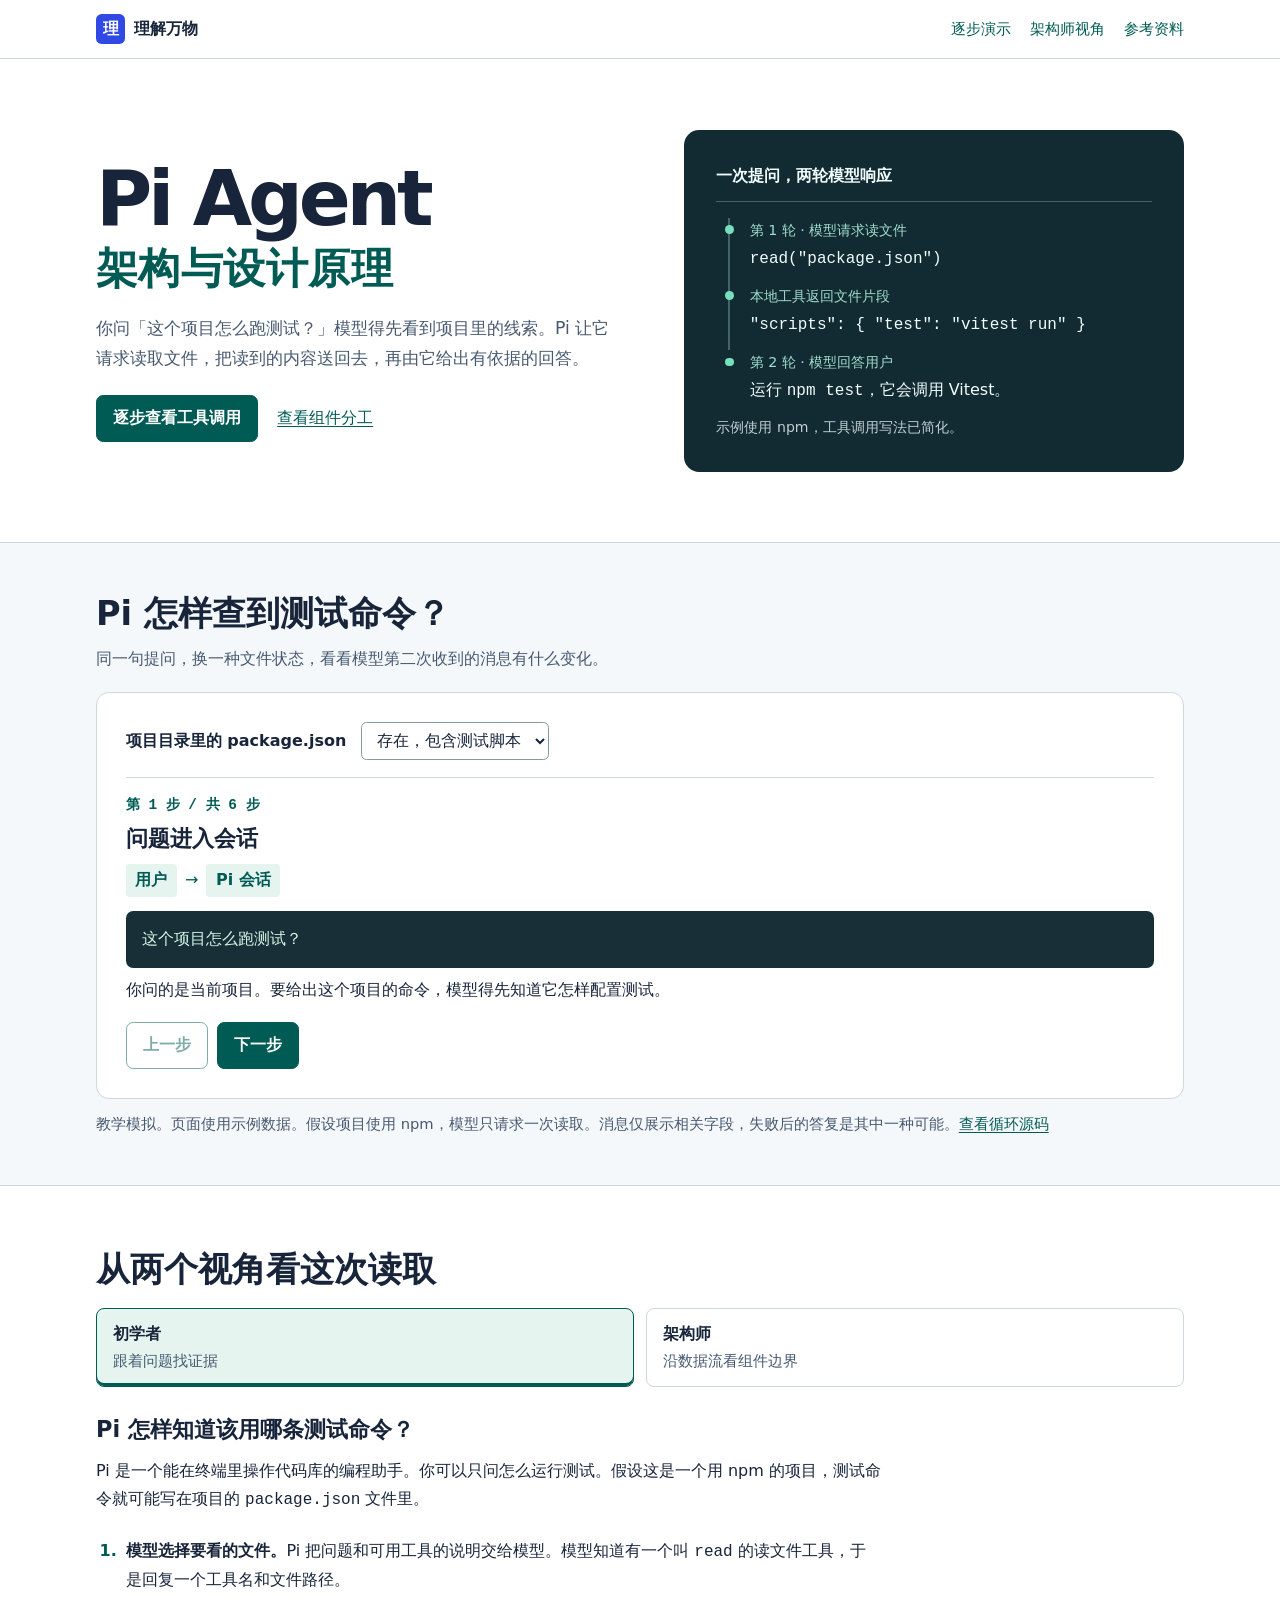
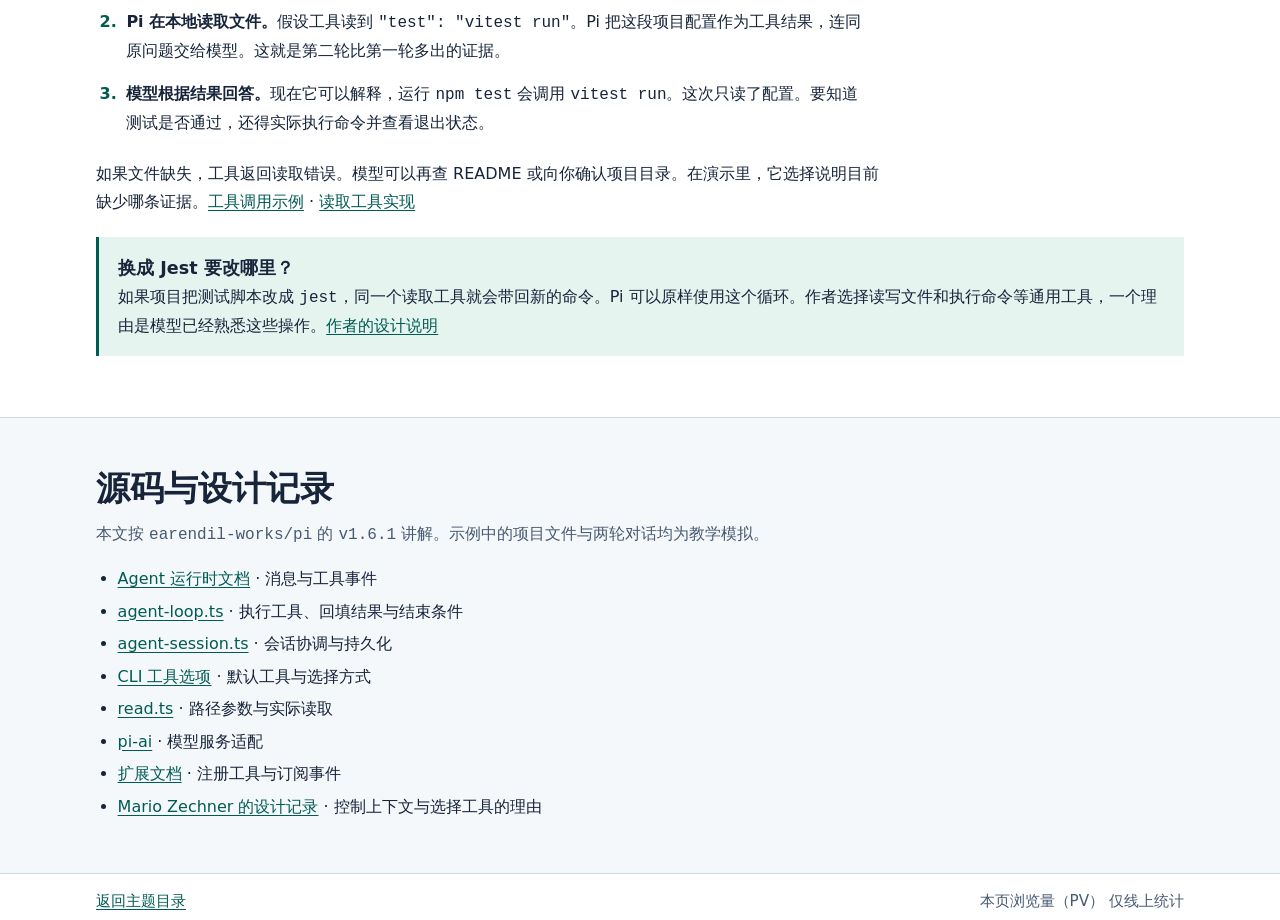
<file: topics/pi-agent/index.html>
<!doctype html>
<html lang="zh-CN">
<head>
  <meta charset="utf-8">
  <meta name="viewport" content="width=device-width, initial-scale=1">
  <meta name="description" content="从“这个项目怎么跑测试”理解 Pi 编程助手的工具调用循环、模型适配与会话管理。">
  <title>Pi Agent 架构与设计原理 · 理解万物</title>
  <link rel="stylesheet" href="assets/topic.css">
  <link rel="stylesheet" href="../../assets/architecture.css">
  <script defer src="../../assets/perspectives.js"></script>
  <script defer src="assets/demo.js"></script>
  <script defer src="../../assets/pageviews.js"></script>
</head>
<body>
  <a class="skip-link" href="#main">跳到正文</a>
  <header class="site-header"><div class="frame header-inner">
    <a class="brand" href="../../"><span aria-hidden="true">理</span>理解万物</a>
    <nav aria-label="页内导航"><a href="#walkthrough">逐步演示</a><a href="#architect">架构师视角</a><a href="#references">参考资料</a></nav>
  </div></header>
  <main id="main">
    <section class="frame hero" aria-labelledby="page-title">
      <div>
        <h1 id="page-title">Pi Agent<span>架构与设计原理</span></h1>
        <p class="lead">你问「这个项目怎么跑测试？」模型得先看到项目里的线索。Pi 让它请求读取文件，把读到的内容送回去，再由它给出有依据的回答。</p>
        <div class="hero-actions"><a class="primary" href="#walkthrough">逐步查看工具调用</a><a href="#architect">查看组件分工</a></div>
      </div>
      <figure class="exchange">
        <figcaption>一次提问，两轮模型响应</figcaption>
        <dl>
          <div><dt>第 1 轮 · 模型请求读文件</dt><dd><code>read("package.json")</code></dd></div>
          <div><dt>本地工具返回文件片段</dt><dd><code>"scripts": { "test": "vitest run" }</code></dd></div>
          <div><dt>第 2 轮 · 模型回答用户</dt><dd>运行 <code>npm test</code>，它会调用 Vitest。</dd></div>
        </dl>
        <p>示例使用 npm，工具调用写法已简化。</p>
      </figure>
    </section>
    <section id="walkthrough" class="walkthrough" aria-labelledby="walkthrough-heading">
      <div class="frame">
        <h2 id="walkthrough-heading">Pi 怎样查到测试命令？</h2>
        <p class="section-intro">同一句提问，换一种文件状态，看看模型第二次收到的消息有什么变化。</p>
        <div class="trace" id="pi-trace" hidden>
          <div class="trace-controls">
            <label for="pi-file-state">项目目录里的 package.json</label>
            <select id="pi-file-state">
              <option value="present">存在，包含测试脚本</option>
              <option value="missing">文件缺失</option>
            </select>
          </div>
          <div class="trace-stage" aria-live="polite" aria-atomic="true">
            <p class="trace-progress" id="pi-progress"></p>
            <h3 id="pi-step-title"></h3>
            <div class="trace-route"><span class="trace-node" id="pi-sender"></span><span class="trace-arrow" aria-label="传给"> → </span><span class="trace-node" id="pi-receiver"></span></div>
            <pre class="trace-payload"><code id="pi-payload"></code></pre>
            <p class="trace-detail" id="pi-detail"></p>
          </div>
          <div class="trace-actions">
            <button type="button" id="pi-prev">上一步</button>
            <button type="button" id="pi-next">下一步</button>
          </div>
        </div>
        <noscript><p>Pi 把提问和可用工具交给模型。模型请求读取 package.json，Pi 执行 read，把文件内容或读取错误加入下一轮请求。看到测试脚本，模型就有依据给出命令。读不到文件时，它可以请你确认目录。</p></noscript>
        <p class="demo-note">教学模拟。页面使用示例数据。假设项目使用 npm，模型只请求一次读取。消息仅展示相关字段，失败后的答复是其中一种可能。<a href="#ref-loop">查看循环源码</a></p>
      </div>
    </section>
    <section id="perspectives" class="frame reading" aria-labelledby="perspectives-title">
      <h2 id="perspectives-title">从两个视角看这次读取</h2>
      <div class="perspective-choices" data-perspective-tabs aria-labelledby="perspectives-title">
        <a id="beginner-tab" href="#beginner"><strong>初学者</strong><span>跟着问题找证据</span></a>
        <a id="architect-tab" href="#architect"><strong>架构师</strong><span>沿数据流看组件边界</span></a>
      </div>
      <section id="beginner" class="perspective-panel" aria-labelledby="beginner-title">
        <h3 id="beginner-title">Pi 怎样知道该用哪条测试命令？</h3>
        <p>Pi 是一个能在终端里操作代码库的编程助手。你可以只问怎么运行测试。假设这是一个用 npm 的项目，测试命令就可能写在项目的 <code>package.json</code> 文件里。</p>
        <ol class="steps">
          <li><strong>模型选择要看的文件。</strong>Pi 把问题和可用工具的说明交给模型。模型知道有一个叫 <code>read</code> 的读文件工具，于是回复一个工具名和文件路径。</li>
          <li><strong>Pi 在本地读取文件。</strong>假设工具读到 <code>"test": "vitest run"</code>。Pi 把这段项目配置作为工具结果，连同原问题交给模型。这就是第二轮比第一轮多出的证据。</li>
          <li><strong>模型根据结果回答。</strong>现在它可以解释，运行 <code>npm test</code> 会调用 <code>vitest run</code>。这次只读了配置。要知道测试是否通过，还得实际执行命令并查看退出状态。</li>
        </ol>
        <p>如果文件缺失，工具返回读取错误。模型可以再查 README 或向你确认项目目录。在演示里，它选择说明目前缺少哪条证据。<a href="#ref-agent">工具调用示例</a> · <a href="#ref-read">读取工具实现</a></p>
        <aside class="callout"><h4>换成 Jest 要改哪里？</h4><p>如果项目把测试脚本改成 <code>jest</code>，同一个读取工具就会带回新的命令。Pi 可以原样使用这个循环。作者选择读写文件和执行命令等通用工具，一个理由是模型已经熟悉这些操作。<a href="#ref-author">作者的设计说明</a></p></aside>
      </section>
      <section id="architect" class="perspective-panel" aria-labelledby="architect-title" tabindex="-1">
        <h3 id="architect-title">一次提问，为什么会调用两次模型？</h3>
        <p>以“这个项目怎么跑测试？”为例。假设当前目录是一个 npm 项目，启用了 <code>read</code>，模型选择先查看 <code>package.json</code>。图中只追踪读取测试脚本的一条路径。</p>
        <figure class="arch-overview" aria-labelledby="pi-arch-flow">
          <figcaption id="pi-arch-flow">从用户问题到有文件依据的回答</figcaption>
          <ol class="arch-flow" role="list">
            <li><strong>会话接收问题</strong><span><code>pi-coding-agent</code> 把用户消息交给 Agent。运行时准备已有消息和可用工具说明。</span></li>
            <li><strong>模型选择动作</strong><span><code>pi-ai</code> 适配模型服务。模型第一次响应，请求 <code>read</code> 读取 <code>package.json</code>。</span></li>
            <li><strong>工具读取文件</strong><span><code>pi-agent-core</code> 校验参数并分派。编码应用提供的 <code>read</code> 在工作目录中取回文件内容。</span></li>
            <li><strong>结果回到模型</strong><span>运行时把工具结果加入消息，发起第二次模型调用。模型据此解释 <code>npm test</code> 会运行什么。</span></li>
          </ol>
        </figure>
        <p>这条路径有两份不同用途的状态。运行时在内存中维护当前消息，供下一轮推理使用。启用持久化时，编码应用的 <code>AgentSession</code> 将相关记录交给 <code>SessionManager</code> 保存，关闭终端后仍可恢复会话。<a href="#ref-loop">执行循环</a> · <a href="#ref-session">会话实现</a></p>
        <table class="arch-table">
          <caption>同一次请求在哪个环节改变结果</caption>
          <thead><tr><th scope="col">条件</th><th scope="col">循环收到什么</th><th scope="col">接下来会怎样</th></tr></thead>
          <tbody>
            <tr><th scope="row">读到脚本</th><td><code>toolResult</code> 带回文件正文。假设 <code>scripts.test</code> 是 <code>vitest run</code>。</td><td>模型可说明运行 <code>npm test</code> 会调用 Vitest。要知道测试能否通过，还需要实际执行。</td></tr>
            <tr><th scope="row">文件不存在</th><td><code>read</code> 执行失败，运行时生成带 <code>isError</code> 的工具结果。</td><td>下一轮模型能根据错误再查目录、询问项目位置，或说明缺少依据。</td></tr>
            <tr><th scope="row">模型服务报错</th><td>若第一次模型请求返回 <code>stopReason = error</code>，本轮产生的是助手错误消息。</td><td>运行时结束本次循环，尚未分派读取。排查应从模型请求入手，是否重试由上层处理。</td></tr>
          </tbody>
        </table>
        <details class="arch-detail" id="architect-messages">
          <summary>追踪请求、工具结果和终端事件</summary>
          <div class="arch-detail-body">
            <p>模型接收工具的名称、说明和参数结构。它返回的 <code>toolCall</code> 带调用 ID、名称和参数。运行时按名称找到实际工具，把调用 ID 写入 <code>toolResult.toolCallId</code>。这样即使一次请求读了两个文件，也能把每个结果配回相应的调用。<a href="#ref-agent">工具调用事件</a> · <a href="#ref-read">读取工具</a></p>
            <p><code>tool_execution_end</code> 告知终端一次执行已结束，适合刷新界面。进入下一次模型请求的是结果消息。应用内部的消息还可以包含界面信息，<code>convertToLlm</code> 在请求边界将它们转换为模型可接收的消息。<a href="#ref-agent">消息转换</a> · <a href="#ref-ai">模型接口</a></p>
          </div>
        </details>
        <details class="arch-detail" id="architect-tradeoffs">
          <summary>小核心的收益与代价，怎样决定改哪一层？</summary>
          <div class="arch-detail-body">
            <p>Mario Zechner 希望能控制每一轮送给模型的上下文。编码应用默认启用 <code>read</code>、<code>bash</code>、<code>edit</code>、<code>write</code>，项目可以用扩展注册自己的工具或响应会话事件。运行时只需按共同的工具接口接收请求、执行、回传结果。<a href="#ref-tools">默认工具</a> · <a href="#ref-extensions">扩展接口</a> · <a href="#ref-author">作者的设计说明</a></p>
            <p><strong>设计取舍（本页分析）</strong>　假设代码库搬到远程工作区，现有 <code>read</code> 可以替换底层文件操作，继续接受相同的路径参数。模型接口和执行循环便能复用。相应地，远程路径怎么解析、连接中断怎样报告，都由工具实现承担。即便工具成功，最终答案仍依赖模型正确解读返回内容。<a href="#ref-read">读取工具的操作接口</a></p>
          </div>
        </details>
      </section>
    </section>
    <section id="references" class="sources"><div class="frame">
      <h2>源码与设计记录</h2>
      <p>本文按 <code>earendil-works/pi</code> 的 <code>v1.6.1</code> 讲解。示例中的项目文件与两轮对话均为教学模拟。</p>
      <ul class="references">
        <li id="ref-agent"><a href="https://github.com/earendil-works/pi/blob/v1.6.1/packages/agent/README.md#with-tool-calls">Agent 运行时文档</a> · 消息与工具事件</li>
        <li id="ref-loop"><a href="https://github.com/earendil-works/pi/blob/v1.6.1/packages/agent/src/agent-loop.ts">agent-loop.ts</a> · 执行工具、回填结果与结束条件</li>
        <li id="ref-session"><a href="https://github.com/earendil-works/pi/blob/v1.6.1/packages/coding-agent/src/core/agent-session.ts">agent-session.ts</a> · 会话协调与持久化</li>
        <li id="ref-tools"><a href="https://github.com/earendil-works/pi/blob/v1.6.1/packages/coding-agent/docs/cli.md#tool-options">CLI 工具选项</a> · 默认工具与选择方式</li>
        <li id="ref-read"><a href="https://github.com/earendil-works/pi/blob/v1.6.1/packages/coding-agent/src/core/tools/read.ts">read.ts</a> · 路径参数与实际读取</li>
        <li id="ref-ai"><a href="https://github.com/earendil-works/pi/tree/v1.6.1/packages/ai">pi-ai</a> · 模型服务适配</li>
        <li id="ref-extensions"><a href="https://github.com/earendil-works/pi/blob/v1.6.1/packages/coding-agent/docs/extensions.md">扩展文档</a> · 注册工具与订阅事件</li>
        <li id="ref-author"><a href="https://mariozechner.at/posts/2025-11-30-pi-coding-agent/">Mario Zechner 的设计记录</a> · 控制上下文与选择工具的理由</li>
      </ul>
    </div></section>
  </main>
  <footer><div class="frame"><a href="../../">返回主题目录</a><span data-pageviews="page">本页浏览量（PV） <span data-pv-value aria-live="polite">—</span></span></div></footer>
</body>
</html>
</file>
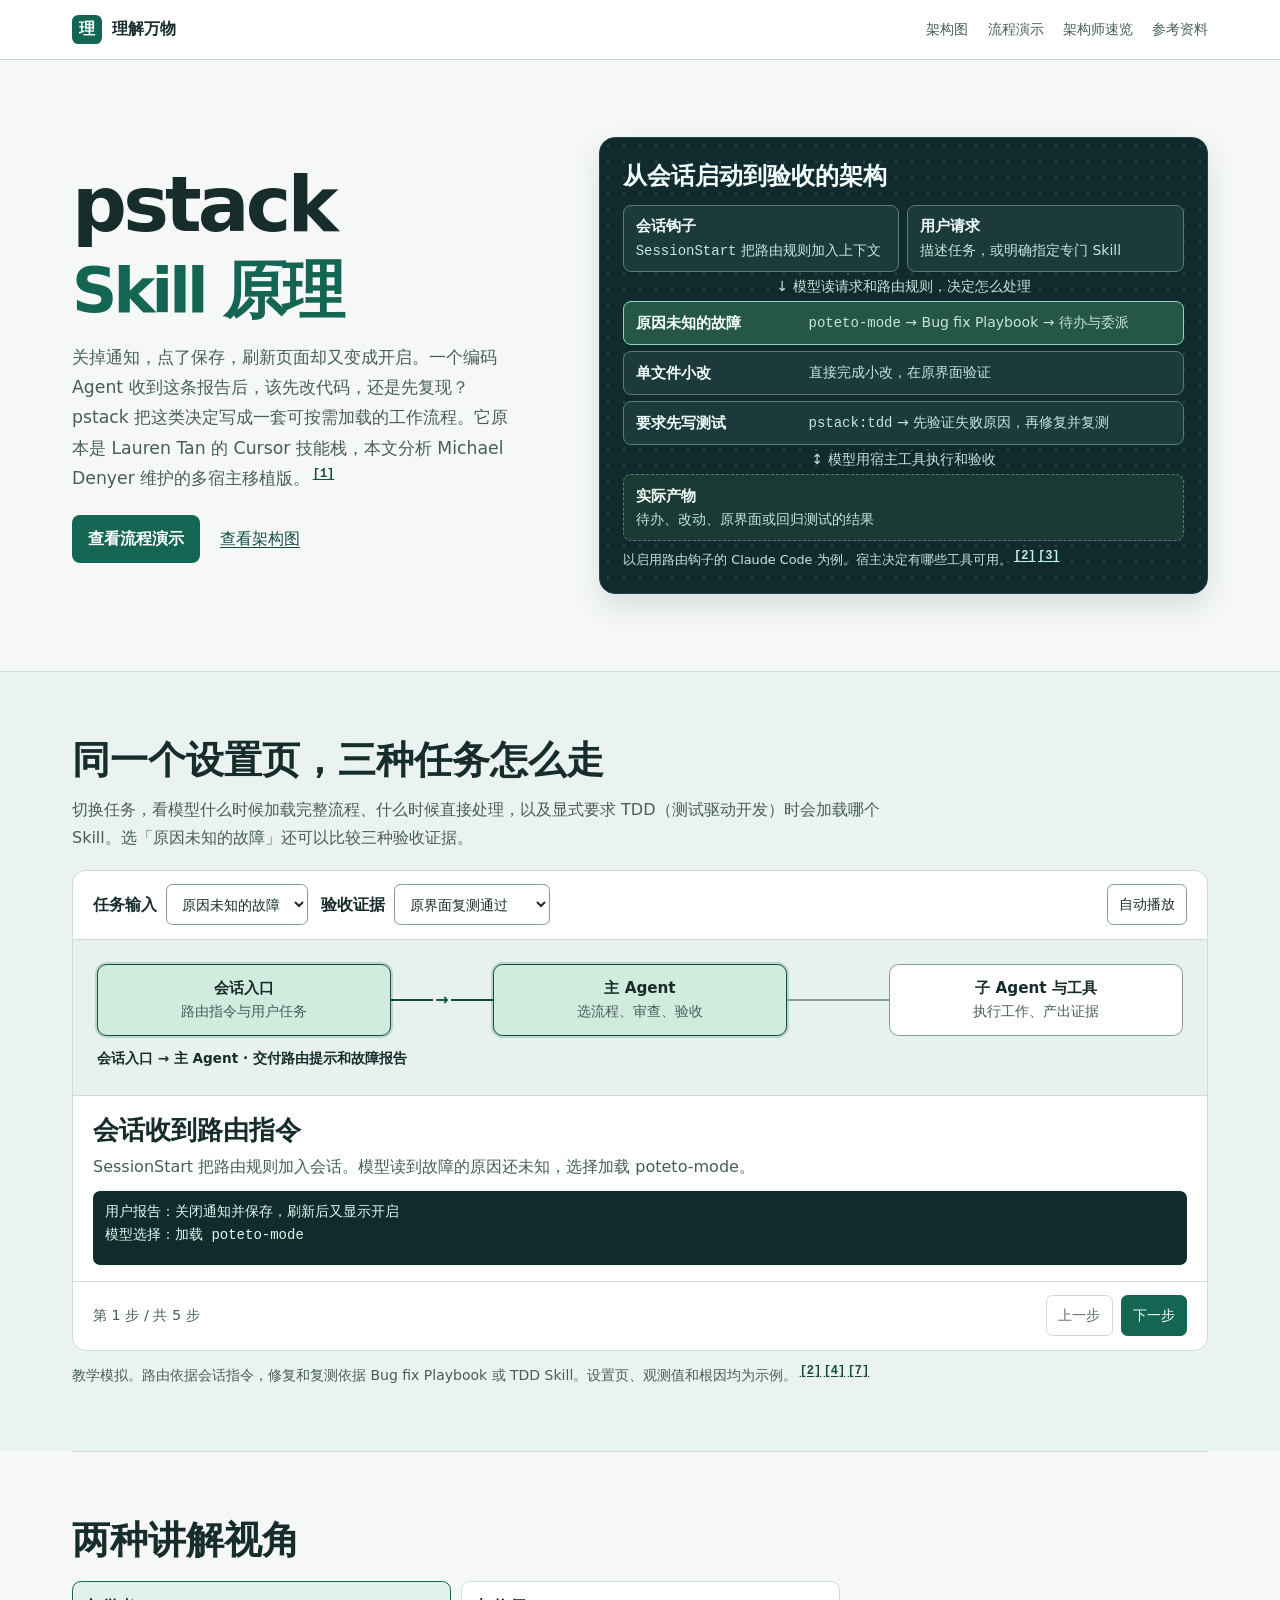
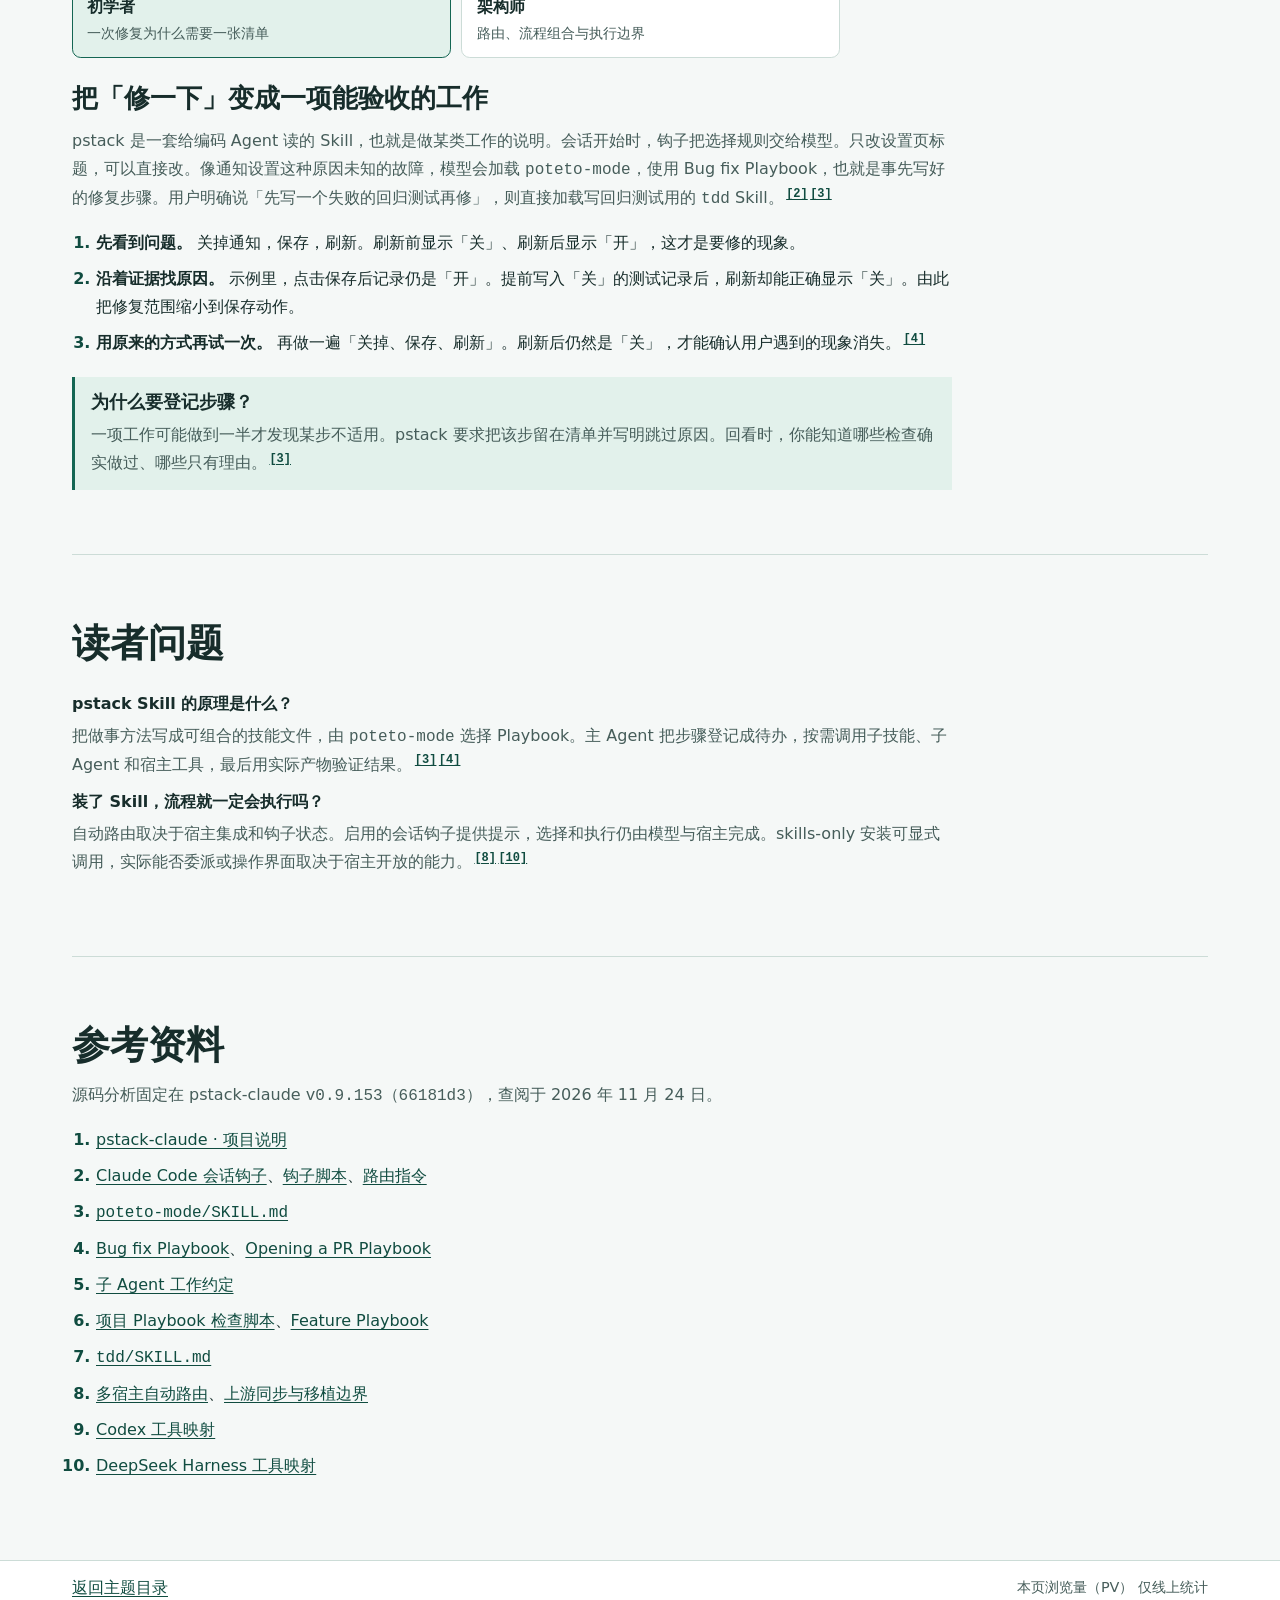
<file: topics/pstack/index.html>
<!doctype html>
<html lang="zh-CN">
<head>
  <meta charset="utf-8">
  <meta name="viewport" content="width=device-width, initial-scale=1">
  <meta name="description" content="以一次通知设置故障为例，理解 pstack 如何用会话钩子、poteto-mode、Playbook 和验证证据组织 Agent 工作。">
  <title>pstack Skill 原理 · 理解万物</title>
  <link rel="stylesheet" href="../../assets/flow-motion.css">
  <link rel="stylesheet" href="assets/topic.css">
  <link rel="stylesheet" href="../../assets/architecture.css">
  <script defer src="../../assets/perspectives.js"></script>
  <script defer src="../../assets/flow-motion.js"></script>
  <script defer src="assets/demo.js"></script>
  <script defer src="../../assets/pageviews.js"></script>
</head>
<body>
  <a class="skip-link" href="#main">跳到正文</a>
  <header class="site-header">
    <div class="frame header-inner">
      <a class="brand" href="../../"><span aria-hidden="true">理</span>理解万物</a>
      <nav aria-label="页内导航">
        <a href="#system-architecture">架构图</a>
        <a href="#workflow-demo">流程演示</a>
        <a href="#architect">架构师速览</a>
        <a href="#references">参考资料</a>
      </nav>
    </div>
  </header>

  <main id="main">
    <section class="hero frame" aria-labelledby="page-title">
      <div class="hero-copy">
        <h1 id="page-title">pstack <span>Skill 原理</span></h1>
        <p class="hero-lead">关掉通知，点了保存，刷新页面却又变成开启。一个编码 Agent 收到这条报告后，该先改代码，还是先复现？pstack 把这类决定写成一套可按需加载的工作流程。它原本是 Lauren Tan 的 Cursor 技能栈，本文分析 Michael Denyer 维护的多宿主移植版。<sup><a href="#ref-project" aria-label="来源 1">[1]</a></sup></p>
        <div class="hero-actions">
          <a class="primary-link" href="#workflow-demo">查看流程演示</a>
          <a href="#system-architecture">查看架构图</a>
        </div>
      </div>

      <figure class="architecture-map" id="system-architecture" aria-labelledby="map-title">
        <figcaption><h2 id="map-title">从会话启动到验收的架构</h2></figcaption>
        <div class="map-entry">
          <div><strong>会话钩子</strong><span><code>SessionStart</code> 把路由规则加入上下文</span></div>
          <div><strong>用户请求</strong><span>描述任务，或明确指定专门 Skill</span></div>
        </div>
        <p class="map-connection">↓ 模型读请求和路由规则，决定怎么处理</p>
        <ul class="map-routes" role="list" aria-label="三种任务路径">
          <li class="map-core"><strong>原因未知的故障</strong><span><code>poteto-mode</code> → Bug fix Playbook → 待办与委派</span></li>
          <li><strong>单文件小改</strong><span>直接完成小改，在原界面验证</span></li>
          <li><strong>要求先写测试</strong><span><code>pstack:tdd</code> → 先验证失败原因，再修复并复测</span></li>
        </ul>
        <p class="map-connection">↕ 模型用宿主工具执行和验收</p>
        <div class="map-evidence"><strong>实际产物</strong><span>待办、改动、原界面或回归测试的结果</span></div>
        <p class="map-note">以启用路由钩子的 Claude Code 为例。宿主决定有哪些工具可用。<sup><a href="#ref-hook" aria-label="来源 2">[2]</a></sup><sup><a href="#ref-router" aria-label="来源 3">[3]</a></sup></p>
      </figure>
    </section>

    <section id="workflow-demo" class="demo-section" aria-labelledby="demo-title">
      <div class="frame">
        <h2 id="demo-title">同一个设置页，三种任务怎么走</h2>
        <p class="section-intro">切换任务，看模型什么时候加载完整流程、什么时候直接处理，以及显式要求 TDD（测试驱动开发）时会加载哪个 Skill。选「原因未知的故障」还可以比较三种验收证据。</p>
        <div class="trace" id="workflow-trace" hidden>
          <div class="trace-controls">
            <div class="trace-field">
              <label for="task">任务输入</label>
              <select id="task">
                <option value="bug">原因未知的故障</option>
                <option value="small">单文件小改</option>
                <option value="tdd">显式要求 TDD</option>
              </select>
            </div>
            <div class="trace-field" id="verification-field">
              <label for="verification">验收证据</label>
              <select id="verification">
                <option value="passed">原界面复测通过</option>
                <option value="unit-only">只有单元测试通过</option>
                <option value="reproduced">原界面仍能复现</option>
              </select>
            </div>
            <button type="button" id="play">自动播放</button>
          </div>
          <div class="motion-board" id="motion">
            <div class="motion-lane">
              <div class="motion-node" data-flow-node="host"><strong>会话入口</strong><span>路由指令与用户任务</span></div>
              <div class="motion-edge" data-flow-link="route" aria-hidden="true"><span class="motion-packet"></span></div>
              <div class="motion-node" data-flow-node="lead"><strong>主 Agent</strong><span>选流程、审查、验收</span></div>
              <div class="motion-edge" data-flow-link="work" aria-hidden="true"><span class="motion-packet"></span></div>
              <div class="motion-node" data-flow-node="work"><strong>子 Agent 与工具</strong><span>执行工作、产出证据</span></div>
            </div>
            <p class="motion-caption" id="motion-caption"></p>
          </div>
          <div class="trace-detail" aria-live="polite">
            <h3 id="phase-title"></h3>
            <p id="phase-description"></p>
            <pre><code id="phase-output"></code></pre>
          </div>
          <div class="trace-footer">
            <p id="progress"></p>
            <div>
              <button type="button" id="previous">上一步</button>
              <button type="button" id="next">下一步</button>
            </div>
          </div>
        </div>
        <noscript>
          <p class="section-intro"><code>SessionStart</code> 把路由规则加入会话，模型按请求决定怎么处理。</p>
          <ul class="checklist">
            <li><strong>原因未知的故障。</strong> 模型加载 <code>poteto-mode</code>，选 Bug fix Playbook 并登记步骤。主 Agent 复现故障、委派调查和实现、在同一界面复测。刷新后仍是关闭才有原路径通过的证据。只有单测通过时结论待定，仍能复现时回到定位。</li>
            <li><strong>单文件小改。</strong> 只改设置页标题时，直接改文案并打开设置页确认标题。</li>
            <li><strong>显式要求 TDD。</strong> 直接加载 <code>pstack:tdd</code>，先用测试重现「刷新后又开启」，验证失败原因，再修复并重跑同一测试。</li>
          </ul>
        </noscript>
        <p class="demo-note">教学模拟。路由依据会话指令，修复和复测依据 Bug fix Playbook 或 TDD Skill。设置页、观测值和根因均为示例。<sup><a href="#ref-hook" aria-label="来源 2">[2]</a></sup><sup><a href="#ref-bugfix" aria-label="来源 4">[4]</a></sup><sup><a href="#ref-tdd" aria-label="来源 7">[7]</a></sup></p>
      </div>
    </section>

    <section id="perspectives" class="frame reading-section" aria-labelledby="perspectives-title">
      <h2 id="perspectives-title">两种讲解视角</h2>
      <div class="perspective-choices" data-perspective-tabs aria-labelledby="perspectives-title">
        <a id="beginner-tab" href="#beginner"><strong>初学者</strong><span>一次修复为什么需要一张清单</span></a>
        <a id="architect-tab" href="#architect"><strong>架构师</strong><span>路由、流程组合与执行边界</span></a>
      </div>

      <section id="beginner" class="perspective-panel" aria-labelledby="beginner-title">
        <h3 id="beginner-title">把「修一下」变成一项能验收的工作</h3>
        <p>pstack 是一套给编码 Agent 读的 Skill，也就是做某类工作的说明。会话开始时，钩子把选择规则交给模型。只改设置页标题，可以直接改。像通知设置这种原因未知的故障，模型会加载 <code>poteto-mode</code>，使用 Bug fix Playbook，也就是事先写好的修复步骤。用户明确说「先写一个失败的回归测试再修」，则直接加载写回归测试用的 <code>tdd</code> Skill。<sup><a href="#ref-hook" aria-label="来源 2">[2]</a></sup><sup><a href="#ref-router" aria-label="来源 3">[3]</a></sup></p>
        <ol class="checklist">
          <li><strong>先看到问题。</strong> 关掉通知，保存，刷新。刷新前显示「关」、刷新后显示「开」，这才是要修的现象。</li>
          <li><strong>沿着证据找原因。</strong> 示例里，点击保存后记录仍是「开」。提前写入「关」的测试记录后，刷新却能正确显示「关」。由此把修复范围缩小到保存动作。</li>
          <li><strong>用原来的方式再试一次。</strong> 再做一遍「关掉、保存、刷新」。刷新后仍然是「关」，才能确认用户遇到的现象消失。<sup><a href="#ref-bugfix" aria-label="来源 4">[4]</a></sup></li>
        </ol>
        <div class="callout">
          <h4>为什么要登记步骤？</h4>
          <p>一项工作可能做到一半才发现某步不适用。pstack 要求把该步留在清单并写明跳过原因。回看时，你能知道哪些检查确实做过、哪些只有理由。<sup><a href="#ref-router" aria-label="来源 3">[3]</a></sup></p>
        </div>
      </section>

      <section id="architect" class="perspective-panel" aria-labelledby="architect-title">
        <h3 id="architect-title">工作流由 Markdown 描述，由宿主工具执行</h3>
        <p>以 Claude Code 插件为例。pstack 提供路由指令与流程约定，宿主提供会话、工具和权限，模型负责选路，主 Agent 根据实际证据验收。<sup><a href="#ref-hook" aria-label="来源 2">[2]</a></sup><sup><a href="#ref-router" aria-label="来源 3">[3]</a></sup></p>

        <figure class="arch-overview" aria-labelledby="pstack-arch-flow">
          <figcaption id="pstack-arch-flow">未知故障的状态怎么流动</figcaption>
          <ol class="arch-flow" role="list">
            <li><strong>会话收到规则</strong><span>宿主运行 <code>SessionStart</code> 加入路由文本，模型读取任务时看到规则。</span></li>
            <li><strong>主 Agent 登记待办</strong><span>将 Bug fix Playbook 的步骤放入宿主待办，记录跳过的步骤和原因。</span></li>
            <li><strong>宿主执行工具</strong><span>主 Agent 发出带范围的子任务，子 Agent 回传故障观测或代码改动。</span></li>
            <li><strong>主 Agent 核验证据</strong><span>在原界面复测，依据观察结果判断故障是否消失。</span></li>
          </ol>
        </figure>

        <table class="arch-table">
          <caption>哪些任务走哪条路径，凭什么验收</caption>
          <thead>
            <tr><th scope="col">触发条件</th><th scope="col">模型选择</th><th scope="col">验收依据</th></tr>
          </thead>
          <tbody>
            <tr><th scope="row">故障原因未知</th><td><code>poteto-mode</code> → Bug fix Playbook</td><td>关闭通知、保存、刷新后仍为关闭</td></tr>
            <tr><th scope="row">有显而易见验证方法的单文件小改</th><td>直接修改</td><td>设置页显示新标题</td></tr>
            <tr><th scope="row">用户要求测试先行</th><td>直接加载 <code>pstack:tdd</code></td><td>同一回归测试修复前按预期失败，修复后通过</td></tr>
          </tbody>
        </table>

        <p><strong>验收与合并就绪。</strong> 原界面仍复现就回到定位，只有单测通过就继续在原界面验收。改动执行安全或数据完整性约束的代码时，复测通过后仍须独立正确性审查，才能标记为可合并。<sup><a href="#ref-router" aria-label="来源 3">[3]</a></sup><sup><a href="#ref-bugfix" aria-label="来源 4">[4]</a></sup><sup><a href="#ref-tdd" aria-label="来源 7">[7]</a></sup></p>

        <details class="arch-detail" id="architect-hooks">
          <summary>注入规则、加载 Skill 与保存待办</summary>
          <div class="arch-detail-body">
            <p><code>hooks/hooks.json</code> 在启动、恢复、清空或压缩会话时调用 <code>session-start.sh</code>。启用时，脚本返回 <code>session-start-context.md</code> 的路由文本。模型将原因未知、多文件、设计取舍和性能问题等任务交给 <code>poteto-mode</code>。如用户明确要求 <code>tdd</code>，会直接加载该 Skill。<sup><a href="#ref-hook" aria-label="来源 2">[2]</a></sup></p>
            <p><code>poteto-mode/SKILL.md</code> 先选 <code>playbooks/bug-fix.md</code> 或 <code>feature.md</code> 等流程，把步骤放入宿主待办。可用的 Claude Code 工具包括 <code>TaskCreate</code> 和 <code>TaskUpdate</code>，或已配置的 <code>TodoWrite</code>。没有待办工具时会使用未提交的 Markdown 清单，照录步骤并标记 <code>skip: &lt;reason&gt;</code>。<sup><a href="#ref-router" aria-label="来源 3">[3]</a></sup></p>
            <p>模型按判断加载 <code>principle-*</code>，例如 <code>principle-prove-it-works</code>。项目 Playbook 可用 <code>extends</code> 扩展内置步骤，<code>check-playbooks.mjs</code> 会验证扩展引用的步骤是否仍存在。<sup><a href="#ref-router" aria-label="来源 3">[3]</a></sup><sup><a href="#ref-playbooks" aria-label="来源 6">[6]</a></sup></p>
          </div>
        </details>

        <details class="arch-detail" id="architect-playbook">
          <summary>Bug fix Playbook 的完整步骤</summary>
          <div class="arch-detail-body">
            <ol class="checklist">
              <li><strong>在原界面复现。</strong> 主 Agent 操作关闭通知、保存、刷新，确认通知重新开启。</li>
              <li><strong>排除候选原因。</strong> 在示例里，保存后直接读记录仍是开启，准备一条已关闭的记录后，刷新能显示关闭。这把调查范围缩小到保存路径。</li>
              <li><strong>规划并委派修复。</strong> 主 Agent 界定任务，将 <code>worker.md</code> 路径传给 <code>pstack:poteto-agent</code>，审查回传的 diff。跨函数边界时通常先运行 <code>architect</code>。涉及接口、所有权、数据语义等变化的修复必须先过该步骤。</li>
              <li><strong>重复原界面操作。</strong> 保存后刷新仍是关闭，才有原故障路径通过的证据。只测保存函数，仍需查界面有没有用到结果、刷新能否读到新值。</li>
              <li><strong>整理可验证的提交。</strong> 有低成本的回归测试路径时，验证同一用例修复前按预期失败、修复后通过。把失败用例的提交排在修复之前。成本高或路径不明时采用可行的复现检查，并说明取舍。</li>
              <li><strong>进入 Opening a PR Playbook。</strong> 记录故障、根因、修复和验证依据。执行安全或数据完整性约束的代码有改动时，还要等独立审查。主 Agent 的自审与 CI 无法代替这项审查。</li>
            </ol>
            <p>步骤按上游 Playbook 概括，设置页与观测值是教学示例。<sup><a href="#ref-router" aria-label="来源 3">[3]</a></sup><sup><a href="#ref-bugfix" aria-label="来源 4">[4]</a></sup><sup><a href="#ref-worker" aria-label="来源 5">[5]</a></sup><sup><a href="#ref-tdd" aria-label="来源 7">[7]</a></sup></p>
          </div>
        </details>

        <details class="arch-detail" id="architect-hosts">
          <summary>宿主移植、设计取舍与源码</summary>
          <div class="arch-detail-body">
            <p>各移植版共享 <code>plugins/pstack/skills/</code>。Markdown 以 Claude Code 的工具词汇为主，各宿主提供映射。在 Codex，<code>Agent</code> 的委派动作映射为 <code>spawn_agent</code>，插件钩子需受信任才运行。在 <a href="../deepseek-harness/">DeepSeek Harness</a>，skills-only 装法提供共享技能及配套脚本等文件。用户显式请求 <code>poteto-mode</code>，委派使用宿主暴露的 <code>subagent</code> 等工具。<sup><a href="#ref-port" aria-label="来源 8">[8]</a></sup><sup><a href="#ref-codex" aria-label="来源 9">[9]</a></sup><sup><a href="#ref-dsh" aria-label="来源 10">[10]</a></sup></p>
            <p>移植仓库同步 Cursor 上游时先应用机械转换，再保留 <code>tools/forks.json</code> 明示的工具适配或流程差异。共享的技能正文可以维护在一处，各宿主的工具差异由映射处理。<sup><a href="#ref-port" aria-label="来源 8">[8]</a></sup></p>
            <p><strong>设计取舍。</strong> 按需加载降低一项任务需要读取的规则量，使流程可复用。路由和执行仍依赖模型遵守指令，跨宿主时尤其要核对工具和权限。脚本可检查步骤引用，实际故障是否修复则由运行证据判定。<sup><a href="#ref-router" aria-label="来源 3">[3]</a></sup><sup><a href="#ref-playbooks" aria-label="来源 6">[6]</a></sup></p>
          </div>
        </details>
      </section>
    </section>

    <section id="reader-questions" class="frame reading-section" aria-labelledby="questions-title">
      <h2 id="questions-title">读者问题</h2>
      <dl class="questions">
        <dt>pstack Skill 的原理是什么？</dt>
        <dd>把做事方法写成可组合的技能文件，由 <code>poteto-mode</code> 选择 Playbook。主 Agent 把步骤登记成待办，按需调用子技能、子 Agent 和宿主工具，最后用实际产物验证结果。<sup><a href="#ref-router" aria-label="来源 3">[3]</a></sup><sup><a href="#ref-bugfix" aria-label="来源 4">[4]</a></sup></dd>
        <dt>装了 Skill，流程就一定会执行吗？</dt>
        <dd>自动路由取决于宿主集成和钩子状态。启用的会话钩子提供提示，选择和执行仍由模型与宿主完成。skills-only 安装可显式调用，实际能否委派或操作界面取决于宿主开放的能力。<sup><a href="#ref-port" aria-label="来源 8">[8]</a></sup><sup><a href="#ref-dsh" aria-label="来源 10">[10]</a></sup></dd>
      </dl>
    </section>

    <section id="references" class="frame reading-section" aria-labelledby="references-title">
      <h2 id="references-title">参考资料</h2>
      <p class="section-intro">源码分析固定在 pstack-claude <code>v0.9.153</code>（<code>66181d3</code>），查阅于 <time datetime="2026-11-24">2026 年 11 月 24 日</time>。</p>
      <ol class="references">
        <li id="ref-project"><a href="https://github.com/michael-denyer/pstack-claude/blob/v0.9.153/README.md">pstack-claude · 项目说明</a></li>
        <li id="ref-hook"><a href="https://github.com/michael-denyer/pstack-claude/blob/v0.9.153/plugins/pstack/hooks/hooks.json">Claude Code 会话钩子</a>、<a href="https://github.com/michael-denyer/pstack-claude/blob/v0.9.153/plugins/pstack/hooks/session-start.sh">钩子脚本</a>、<a href="https://github.com/michael-denyer/pstack-claude/blob/v0.9.153/plugins/pstack/hooks/session-start-context.md">路由指令</a></li>
        <li id="ref-router"><a href="https://github.com/michael-denyer/pstack-claude/blob/v0.9.153/plugins/pstack/skills/poteto-mode/SKILL.md"><code>poteto-mode/SKILL.md</code></a></li>
        <li id="ref-bugfix"><a href="https://github.com/michael-denyer/pstack-claude/blob/v0.9.153/plugins/pstack/skills/poteto-mode/playbooks/bug-fix.md">Bug fix Playbook</a>、<a href="https://github.com/michael-denyer/pstack-claude/blob/v0.9.153/plugins/pstack/skills/poteto-mode/playbooks/opening-a-pr.md">Opening a PR Playbook</a></li>
        <li id="ref-worker"><a href="https://github.com/michael-denyer/pstack-claude/blob/v0.9.153/plugins/pstack/skills/poteto-mode/worker.md">子 Agent 工作约定</a></li>
        <li id="ref-playbooks"><a href="https://github.com/michael-denyer/pstack-claude/blob/v0.9.153/plugins/pstack/skills/poteto-mode/scripts/check-playbooks.mjs">项目 Playbook 检查脚本</a>、<a href="https://github.com/michael-denyer/pstack-claude/blob/v0.9.153/plugins/pstack/skills/poteto-mode/playbooks/feature.md">Feature Playbook</a></li>
        <li id="ref-tdd"><a href="https://github.com/michael-denyer/pstack-claude/blob/v0.9.153/plugins/pstack/skills/tdd/SKILL.md"><code>tdd/SKILL.md</code></a></li>
        <li id="ref-port"><a href="https://github.com/michael-denyer/pstack-claude/blob/v0.9.153/docs/reference.md#automatic-routing">多宿主自动路由</a>、<a href="https://github.com/michael-denyer/pstack-claude/blob/v0.9.153/CONTRIBUTING.md#the-sync-boundary">上游同步与移植边界</a></li>
        <li id="ref-codex"><a href="https://github.com/michael-denyer/pstack-claude/blob/v0.9.153/plugins/pstack/skills/poteto-mode/references/codex-tools.md">Codex 工具映射</a></li>
        <li id="ref-dsh"><a href="https://github.com/michael-denyer/pstack-claude/blob/v0.9.153/plugins/pstack/skills/poteto-mode/references/dsh-tools.md">DeepSeek Harness 工具映射</a></li>
      </ol>
    </section>
  </main>

  <footer class="site-footer">
    <div class="frame">
      <a href="../../">返回主题目录</a>
      <p data-pageviews="page">本页浏览量（PV） <span data-pv-value aria-live="polite">—</span></p>
    </div>
  </footer>
</body>
</html>
</file>
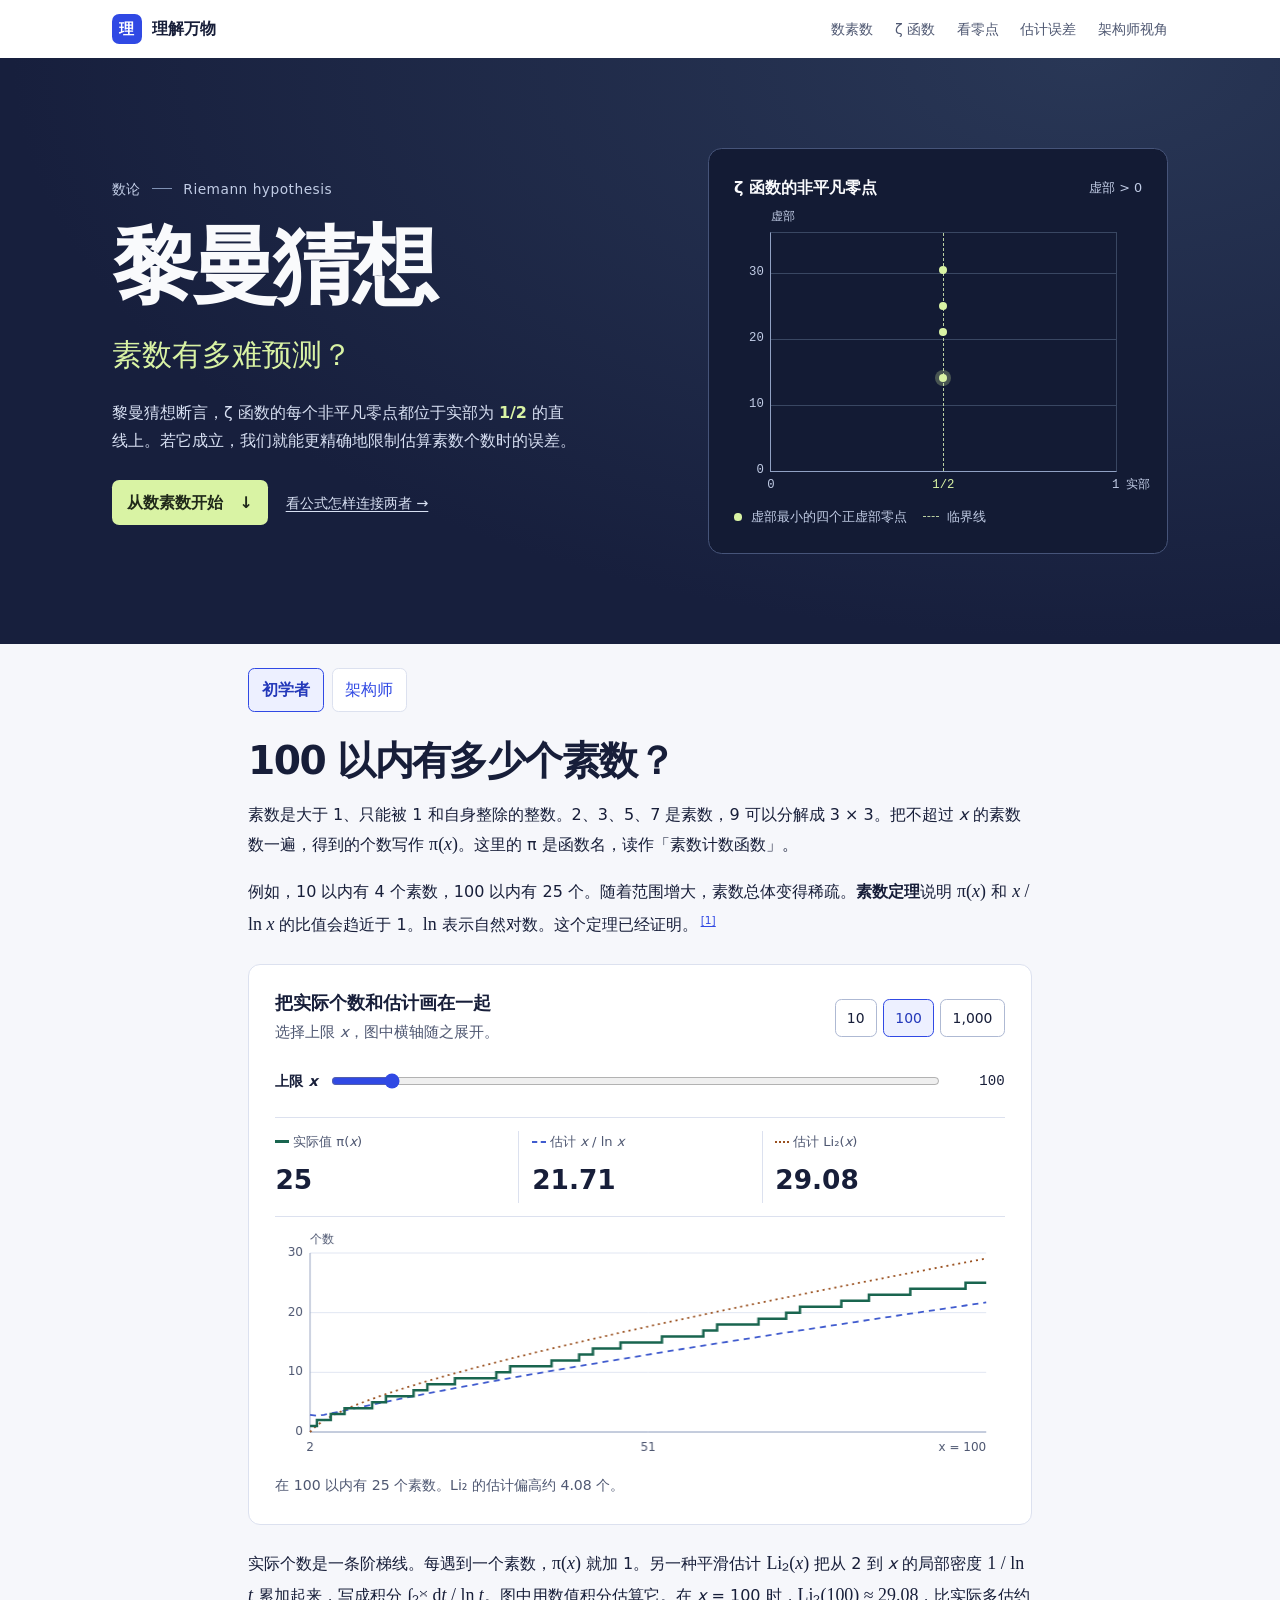
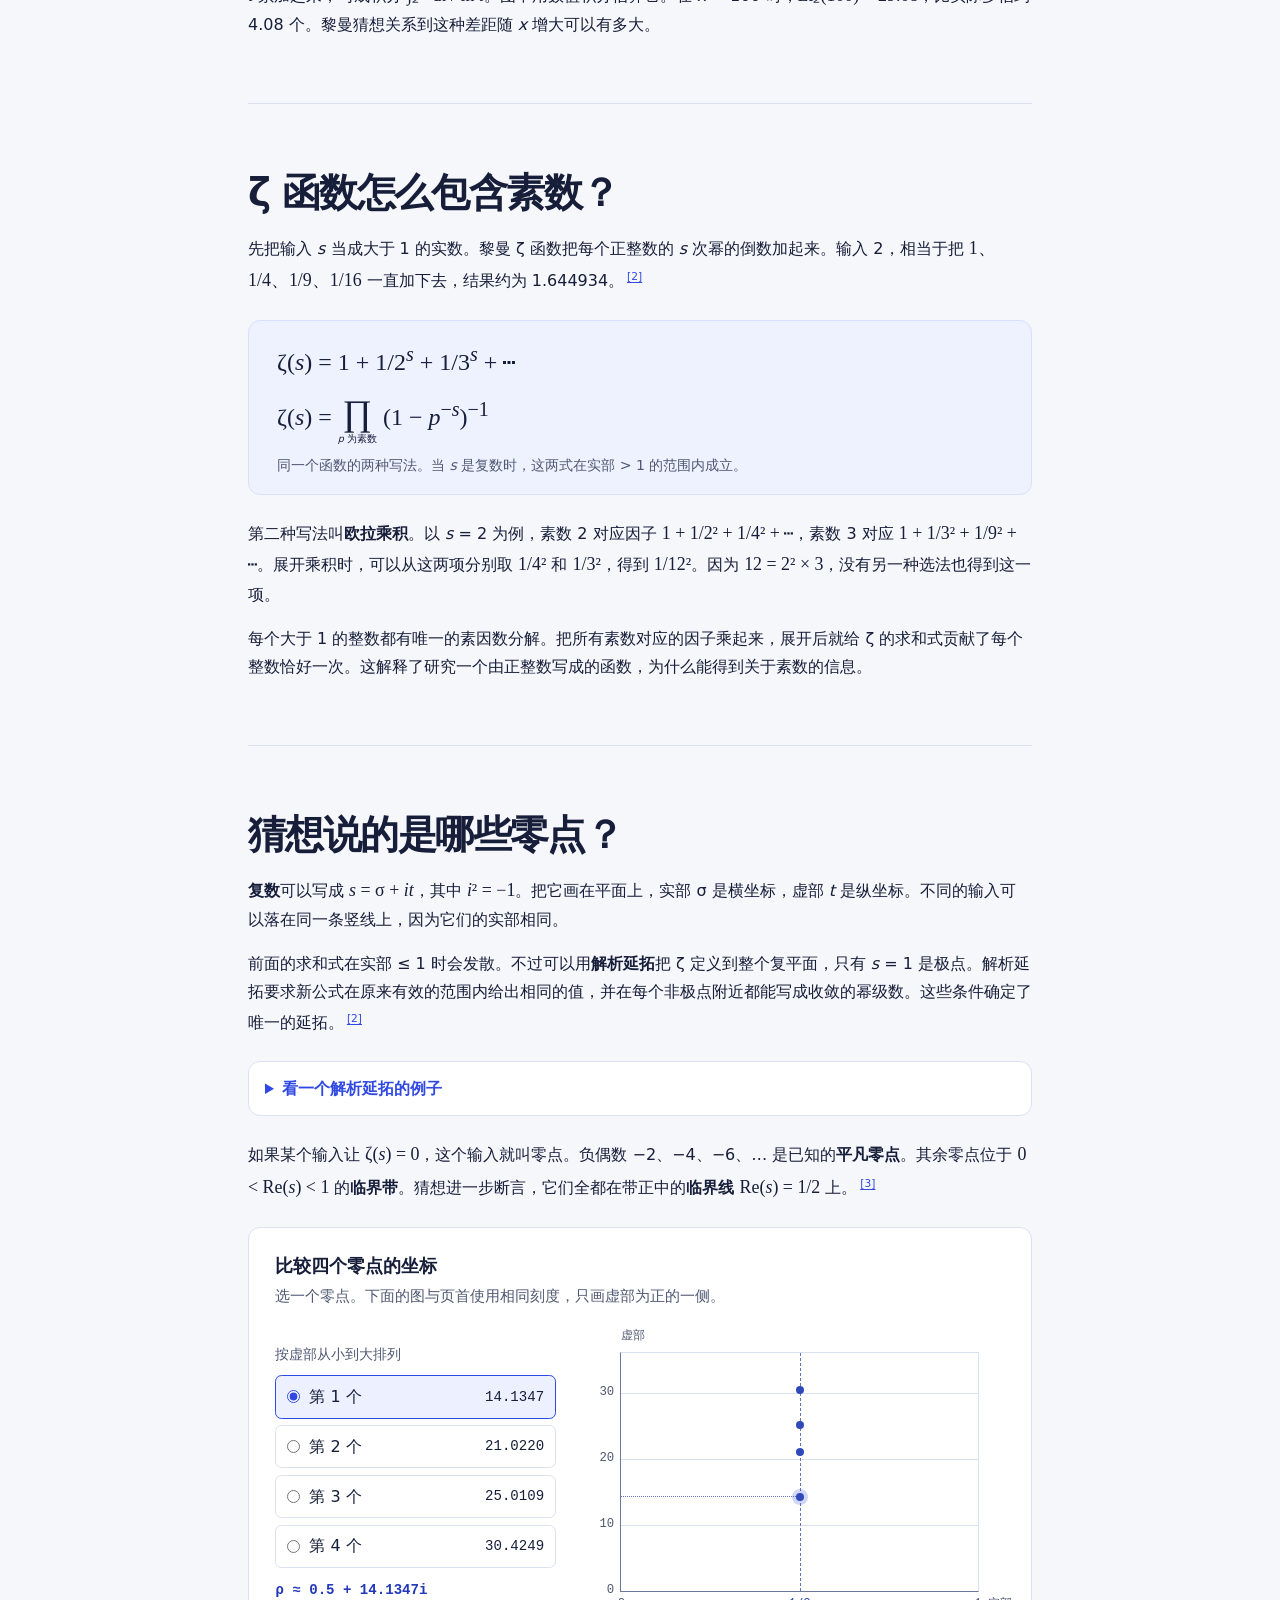
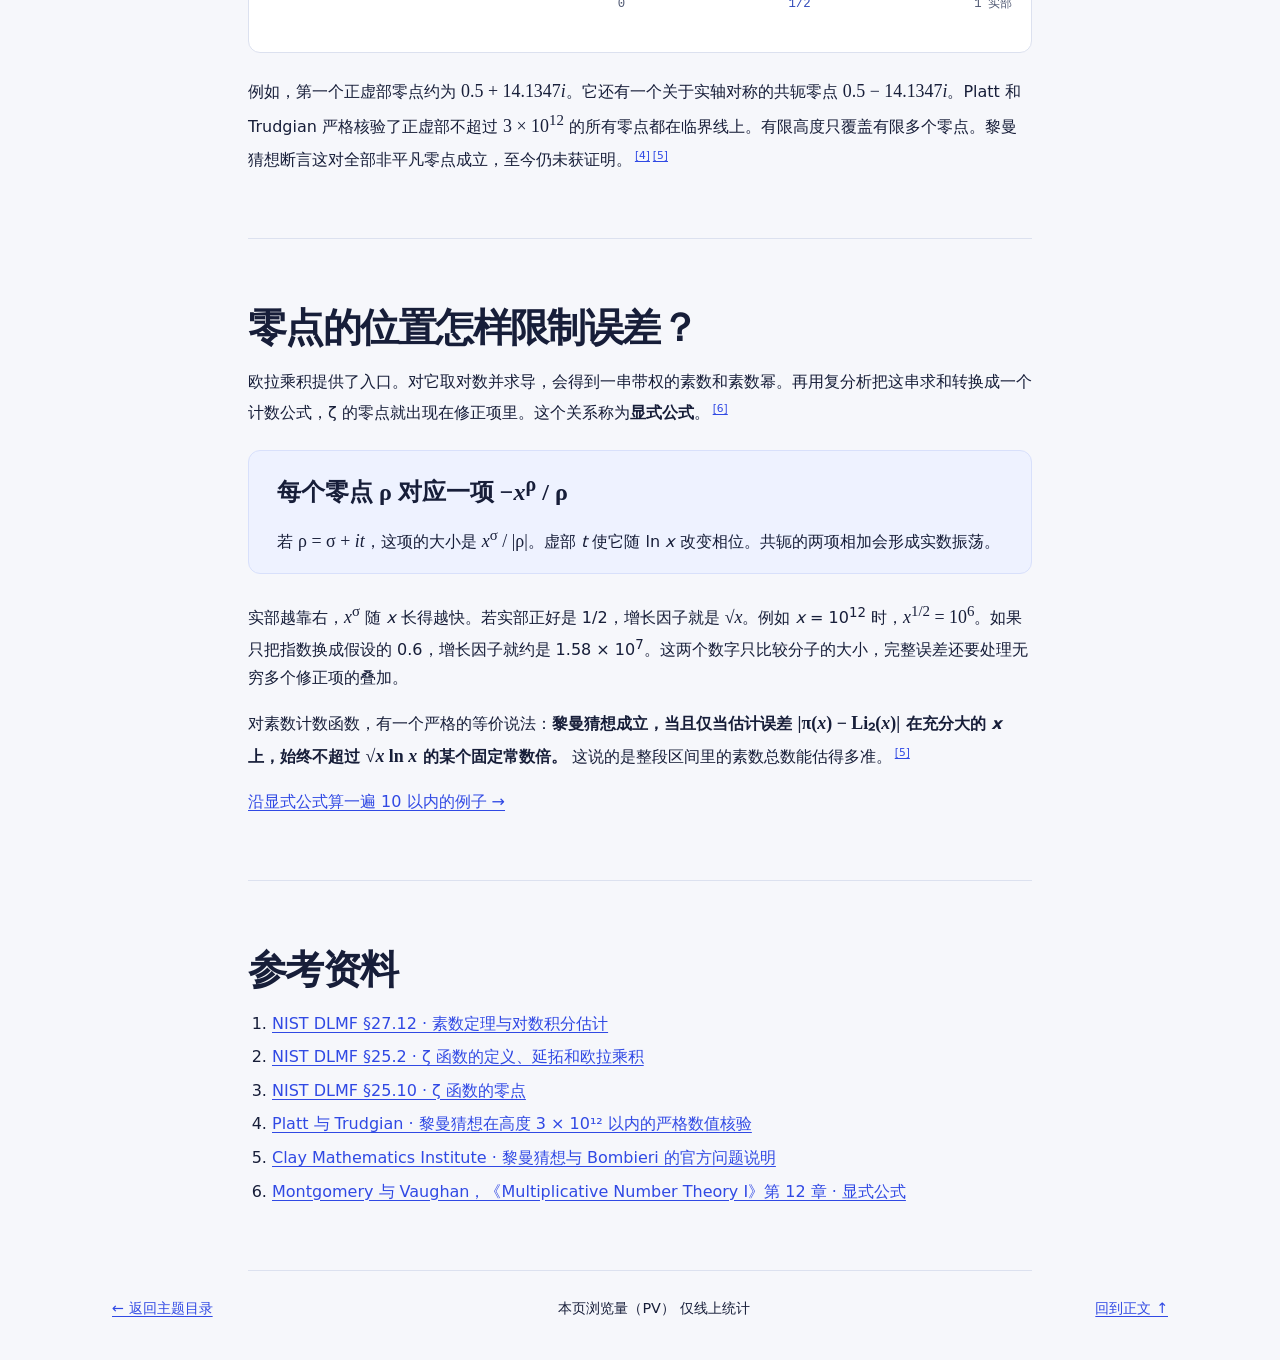
<file: topics/riemann-hypothesis/index.html>
<!doctype html>
<html lang="zh-CN">
<head>
  <meta charset="utf-8">
  <meta name="viewport" content="width=device-width, initial-scale=1">
  <meta name="description" content="从数素数开始，用交互图理解黎曼 ζ 函数、临界线和素数分布的估计误差。">
  <title>理解黎曼猜想 · 理解万物</title>
  <link rel="stylesheet" href="../../assets/architecture.css">
  <link rel="stylesheet" href="assets/topic.css">
  <script defer src="../../assets/perspectives.js"></script>
  <script defer src="../../assets/pageviews.js"></script>
  <script defer src="assets/demo.js"></script>
</head>
<body>
  <a class="skip-link" href="#main">跳到正文</a>
  <header class="site-header">
    <div class="frame header-inner">
      <a class="brand" href="../../"><span class="brand-mark" aria-hidden="true">理</span> 理解万物</a>
      <nav aria-label="页内导航">
        <a href="#primes">数素数</a>
        <a href="#zeta">ζ 函数</a>
        <a href="#zeros">看零点</a>
        <a href="#error">估计误差</a>
        <a href="#architect">架构师视角</a>
      </nav>
    </div>
  </header>

  <main id="main">
    <section class="hero" aria-labelledby="page-title">
      <div class="frame hero-inner">
        <div class="hero-copy">
          <p class="subject">数论 <span></span> Riemann hypothesis</p>
          <h1 id="page-title">黎曼猜想</h1>
          <p class="hero-question">素数有多难预测？</p>
          <p class="hero-lead">黎曼猜想断言，ζ 函数的每个非平凡零点都位于实部为 <strong>1/2</strong> 的直线上。若它成立，我们就能更精确地限制估算素数个数时的误差。</p>
          <a class="primary" href="#primes">从数素数开始 <span aria-hidden="true">↓</span></a>
          <a class="deep-link" href="#architect">看公式怎样连接两者 →</a>
        </div>
        <figure class="zero-card" aria-labelledby="zero-caption">
          <div class="figure-heading"><span>ζ 函数的非平凡零点</span><span class="figure-jargon">虚部 &gt; 0</span></div>
          <div class="complex-plot" role="img" aria-label="复平面的横轴为实部，从 0 到 1。纵轴为虚部，从 0 到 36。虚部最小的四个正虚部零点位于实部等于二分之一的临界线上。">
            <div class="plot-grid" aria-hidden="true">
              <span class="y-tick" style="--height: 0%">0</span>
              <span class="y-tick" style="--height: 27.7778%">10</span>
              <span class="y-tick" style="--height: 55.5556%">20</span>
              <span class="y-tick" style="--height: 83.3333%">30</span>
              <span class="critical-line"></span>
              <span class="zero-dot selected" data-zero="0" style="--height: 39.2631%"></span>
              <span class="zero-dot" data-zero="1" style="--height: 58.3946%"></span>
              <span class="zero-dot" data-zero="2" style="--height: 69.4746%"></span>
              <span class="zero-dot" data-zero="3" style="--height: 84.5135%"></span>
              <span class="axis-label axis-imaginary">虚部</span>
              <span class="axis-label axis-real">实部</span>
              <span class="x-tick start">0</span><span class="x-tick middle">1/2</span><span class="x-tick end">1</span>
            </div>
          </div>
          <figcaption id="zero-caption"><span class="legend-dot"></span> 虚部最小的四个正虚部零点 <span class="legend-line"></span> 临界线</figcaption>
        </figure>
      </div>
    </section>

    <div class="frame content" id="perspectives">
      <nav class="perspective-choices" data-perspective-tabs aria-label="讲解视角">
        <a id="beginner-tab" href="#beginner">初学者</a>
        <a id="architect-tab" href="#architect">架构师</a>
      </nav>
      <div id="beginner">
        <section id="primes" class="chapter" aria-labelledby="prime-title">
          <h2 id="prime-title">100 以内有多少个素数？</h2>
          <p>素数是大于 1、只能被 1 和自身整除的整数。2、3、5、7 是素数，9 可以分解成 3 × 3。把不超过 <var>x</var> 的素数数一遍，得到的个数写作 <span class="math">π(<var>x</var>)</span>。这里的 π 是函数名，读作「素数计数函数」。</p>
          <p>例如，10 以内有 4 个素数，100 以内有 25 个。随着范围增大，素数总体变得稀疏。<strong>素数定理</strong>说明 <span class="math">π(<var>x</var>)</span> 和 <span class="math"><var>x</var> / ln <var>x</var></span> 的比值会趋近于 1。<span class="math">ln</span> 表示自然对数。这个定理已经证明。<sup><a href="#ref-primes" aria-label="参考资料 1">[1]</a></sup></p>

          <div class="lab prime-lab" id="prime-demo" hidden>
            <div class="lab-top">
              <div>
                <h3>把实际个数和估计画在一起</h3>
                <p>选择上限 <var>x</var>，图中横轴随之展开。</p>
              </div>
              <div class="presets" role="group" aria-label="常用上限">
                <button type="button" data-limit="10" aria-pressed="false">10</button>
                <button type="button" data-limit="100" aria-pressed="true">100</button>
                <button type="button" data-limit="1000" aria-pressed="false">1,000</button>
              </div>
            </div>
            <div class="range-control">
              <label for="prime-limit">上限 <var>x</var></label>
              <input id="prime-limit" type="range" min="10" max="1000" value="100">
              <output id="limit-value" for="prime-limit">100</output>
            </div>
            <dl class="stats" aria-label="上限处的实际个数和估计值">
              <div><dt><span class="swatch actual"></span> 实际值 π(<var>x</var>)</dt><dd id="actual-value">25</dd></div>
              <div><dt><span class="swatch basic"></span> 估计 <var>x</var> / ln <var>x</var></dt><dd id="basic-value">21.71</dd></div>
              <div><dt><span class="swatch integral"></span> 估计 Li₂(<var>x</var>)</dt><dd id="integral-value">29.08</dd></div>
            </dl>
            <canvas id="prime-chart" role="img" aria-label="素数实际个数和两条估计曲线。具体数值列在图上方。"></canvas>
            <p class="lab-reading" id="prime-reading" role="status"></p>
          </div>

          <p>实际个数是一条阶梯线。每遇到一个素数，<span class="math">π(<var>x</var>)</span> 就加 1。另一种平滑估计 <span class="math">Li₂(<var>x</var>)</span> 把从 2 到 <var>x</var> 的局部密度 <span class="math">1 / ln <var>t</var></span> 累加起来，写成积分 <span class="math">∫₂ˣ <span class="nowrap">d<var>t</var> / ln <var>t</var></span></span>。图中用数值积分估算它。在 <var>x</var> = 100 时，<span class="math">Li₂(100) ≈ 29.08</span>，比实际多估约 4.08 个。黎曼猜想关系到这种差距随 <var>x</var> 增大可以有多大。</p>
        </section>

        <section id="zeta" class="chapter" aria-labelledby="zeta-title">
          <h2 id="zeta-title">ζ 函数怎么包含素数？</h2>
          <p>先把输入 <var>s</var> 当成大于 1 的实数。黎曼 ζ 函数把每个正整数的 <var>s</var> 次幂的倒数加起来。输入 2，相当于把 <span class="math">1、1/4、1/9、1/16</span> 一直加下去，结果约为 1.644934。<sup><a href="#ref-zeta" aria-label="参考资料 2">[2]</a></sup></p>
          <div class="formula-board">
            <p class="formula" aria-label="ζ(s) 等于 1 加 1 除以 2 的 s 次幂，加 1 除以 3 的 s 次幂，依此类推。">ζ(<var>s</var>) = 1 + 1/2<sup><var>s</var></sup> + 1/3<sup><var>s</var></sup> + ⋯</p>
            <p class="formula" aria-label="同一个 ζ(s) 等于对所有素数 p 的乘积，每个因子是 1 除以括号 1 减 p 的负 s 次幂。">ζ(<var>s</var>) = <span class="product">∏<sub><var>p</var> 为素数</sub></span> (1 − <var>p</var><sup>−<var>s</var></sup>)<sup>−1</sup></p>
            <p class="formula-caption">同一个函数的两种写法。当 <var>s</var> 是复数时，这两式在实部 &gt; 1 的范围内成立。</p>
          </div>
          <p>第二种写法叫<strong>欧拉乘积</strong>。以 <var>s</var> = 2 为例，素数 2 对应因子 <span class="math">1 + 1/2² + 1/4² + ⋯</span>，素数 3 对应 <span class="math">1 + 1/3² + 1/9² + ⋯</span>。展开乘积时，可以从这两项分别取 <span class="math">1/4²</span> 和 <span class="math">1/3²</span>，得到 <span class="math">1/12²</span>。因为 <span class="math">12 = 2² × 3</span>，没有另一种选法也得到这一项。</p>
          <p>每个大于 1 的整数都有唯一的素因数分解。把所有素数对应的因子乘起来，展开后就给 ζ 的求和式贡献了每个整数恰好一次。这解释了研究一个由正整数写成的函数，为什么能得到关于素数的信息。</p>
        </section>

        <section id="zeros" class="chapter" aria-labelledby="zeros-title">
          <h2 id="zeros-title">猜想说的是哪些零点？</h2>
          <p><strong>复数</strong>可以写成 <span class="math"><var>s</var> = σ + <var>it</var></span>，其中 <span class="math"><var>i</var>² = −1</span>。把它画在平面上，实部 σ 是横坐标，虚部 <var>t</var> 是纵坐标。不同的输入可以落在同一条竖线上，因为它们的实部相同。</p>
          <p>前面的求和式在实部 ≤ 1 时会发散。不过可以用<strong>解析延拓</strong>把 ζ 定义到整个复平面，只有 <var>s</var> = 1 是极点。解析延拓要求新公式在原来有效的范围内给出相同的值，并在每个非极点附近都能写成收敛的幂级数。这些条件确定了唯一的延拓。<sup><a href="#ref-zeta" aria-label="参考资料 2">[2]</a></sup></p>
          <details class="deep-dive">
            <summary>看一个解析延拓的例子</summary>
            <p>对大于 1 的实数 <var>s</var>，把偶数项的符号全部反过来，会让原来的总和乘上 <span class="math">1 − 2<sup>1−<var>s</var></sup></span>。于是 ζ 也可以写成交错级数 <span class="math">1 − 1/2<sup><var>s</var></sup> + 1/3<sup><var>s</var></sup> − ⋯</span> 除以这个因子。交错级数在 <var>s</var> = 1/2 时仍然收敛，除以 <span class="math">1 − √2</span> 就得到 <span class="math">ζ(1/2) ≈ −1.46035</span>。这个例子展示了换一种公式怎样在原级数发散的地方给出 ζ 的值。<sup><a href="#ref-zeta" aria-label="参考资料 2">[2]</a></sup></p>
          </details>
          <p>如果某个输入让 <span class="math">ζ(<var>s</var>) = 0</span>，这个输入就叫零点。负偶数 −2、−4、−6、… 是已知的<strong>平凡零点</strong>。其余零点位于 <span class="math">0 &lt; Re(<var>s</var>) &lt; 1</span> 的<strong>临界带</strong>。猜想进一步断言，它们全都在带正中的<strong>临界线</strong> <span class="math">Re(<var>s</var>) = 1/2</span> 上。<sup><a href="#ref-zeros" aria-label="参考资料 3">[3]</a></sup></p>

          <div class="lab zero-lab" id="zero-demo" hidden>
            <h3>比较四个零点的坐标</h3>
            <p>选一个零点。下面的图与页首使用相同刻度，只画虚部为正的一侧。</p>
            <div class="zero-layout">
              <fieldset class="zero-picker">
                <legend>按虚部从小到大排列</legend>
                <label><input type="radio" name="zero" value="0" checked><span>第 1 个</span><span class="decimal">14.1347</span></label>
                <label><input type="radio" name="zero" value="1"><span>第 2 个</span><span class="decimal">21.0220</span></label>
                <label><input type="radio" name="zero" value="2"><span>第 3 个</span><span class="decimal">25.0109</span></label>
                <label><input type="radio" name="zero" value="3"><span>第 4 个</span><span class="decimal">30.4249</span></label>
                <p id="zero-reading" role="status">ρ ≈ 0.5 + 14.1347i</p>
              </fieldset>
              <div class="complex-plot zero-detail" role="img" aria-label="四个已知零点位于实部为二分之一的竖线上。所选零点的坐标显示在选项下方。">
                <div class="plot-grid" aria-hidden="true">
                  <span class="y-tick" style="--height: 0%">0</span>
                  <span class="y-tick" style="--height: 27.7778%">10</span>
                  <span class="y-tick" style="--height: 55.5556%">20</span>
                  <span class="y-tick" style="--height: 83.3333%">30</span>
                  <span class="critical-line"></span>
                  <span class="zero-guide" id="zero-guide" style="--height: 39.2631%"></span>
                  <span class="zero-dot selected" data-zero="0" style="--height: 39.2631%"></span>
                  <span class="zero-dot" data-zero="1" style="--height: 58.3946%"></span>
                  <span class="zero-dot" data-zero="2" style="--height: 69.4746%"></span>
                  <span class="zero-dot" data-zero="3" style="--height: 84.5135%"></span>
                  <span class="axis-label axis-imaginary">虚部</span>
                  <span class="axis-label axis-real">实部</span>
                  <span class="x-tick start">0</span><span class="x-tick middle">1/2</span><span class="x-tick end">1</span>
                </div>
              </div>
            </div>
          </div>
          <p>例如，第一个正虚部零点约为 <span class="math">0.5 + 14.1347<var>i</var></span>。它还有一个关于实轴对称的共轭零点 <span class="math">0.5 − 14.1347<var>i</var></span>。Platt 和 Trudgian 严格核验了正虚部不超过 <span class="math">3 × 10<sup>12</sup></span> 的所有零点都在临界线上。有限高度只覆盖有限多个零点。黎曼猜想断言这对全部非平凡零点成立，至今仍未获证明。<sup><a href="#ref-verification" aria-label="参考资料 4">[4]</a></sup><sup><a href="#ref-clay" aria-label="参考资料 5">[5]</a></sup></p>
        </section>

        <section id="error" class="chapter" aria-labelledby="error-title">
          <h2 id="error-title">零点的位置怎样限制误差？</h2>
          <p>欧拉乘积提供了入口。对它取对数并求导，会得到一串带权的素数和素数幂。再用复分析把这串求和转换成一个计数公式，ζ 的零点就出现在修正项里。这个关系称为<strong>显式公式</strong>。<sup><a href="#ref-explicit" aria-label="参考资料 6">[6]</a></sup></p>
          <div class="formula-board error-board">
            <p class="formula" aria-label="每个零点 ρ 对应的项为负的 x 的 ρ 次幂除以 ρ。">每个零点 ρ 对应一项 <span class="nowrap">−<var>x</var><sup>ρ</sup> / ρ</span></p>
            <p>若 <span class="math">ρ = σ + <var>it</var></span>，这项的大小是 <span class="math"><var>x</var><sup>σ</sup> / |ρ|</span>。虚部 <var>t</var> 使它随 ln <var>x</var> 改变相位。共轭的两项相加会形成实数振荡。</p>
          </div>
          <p>实部越靠右，<span class="math"><var>x</var><sup>σ</sup></span> 随 <var>x</var> 长得越快。若实部正好是 1/2，增长因子就是 <span class="math">√<var>x</var></span>。例如 <var>x</var> = 10<sup>12</sup> 时，<span class="math"><var>x</var><sup>1/2</sup> = 10<sup>6</sup></span>。如果只把指数换成假设的 0.6，增长因子就约是 1.58 × 10<sup>7</sup>。这两个数字只比较分子的大小，完整误差还要处理无穷多个修正项的叠加。</p>
          <p>对素数计数函数，有一个严格的等价说法：<strong>黎曼猜想成立，当且仅当估计误差 <span class="math">|π(<var>x</var>) − Li₂(<var>x</var>)|</span> 在充分大的 <var>x</var> 上，始终不超过 <span class="math">√<var>x</var> ln <var>x</var></span> 的某个固定常数倍。</strong> 这说的是整段区间里的素数总数能估得多准。<sup><a href="#ref-clay" aria-label="参考资料 5">[5]</a></sup></p>

          <p><a href="#architect">沿显式公式算一遍 10 以内的例子 →</a></p>
        </section>
      </div>

      <section id="architect" class="chapter" aria-labelledby="architect-title">
        <h2 id="architect-title">从欧拉乘积到素数计数</h2>
        <p>要把 ζ 的零点和素数计数联系起来，可以先计算 <span class="math">ψ(<var>x</var>)</span>。每个不超过 <var>x</var> 的素数幂 <span class="math"><var>p</var><sup><var>k</var></sup></span> 贡献一次 <span class="math">ln <var>p</var></span>。以 <var>x</var> = 10 为例，直接加权计数得到约 7.8320。沿 ζ 函数也能得到同一个结果。</p>
        <figure class="arch-overview" aria-labelledby="riemann-flow">
          <figcaption id="riemann-flow">沿 ζ 函数计算 ψ(10) 的步骤</figcaption>
          <ol class="arch-flow" role="list">
            <li><strong>欧拉乘积</strong><span>每个因子对应一个素数。取负对数导数后得到素数幂及其权重。</span></li>
            <li><strong>复积分反演</strong><span>乘上含 <var>x</var> 的积分核，把无穷级数变为只计到 10 的和。</span></li>
            <li><strong>求出修正项</strong><span>移动积分路径。极点给出主项 10，每个非平凡零点给出一个修正项。</span></li>
          </ol>
        </figure>
        <table class="arch-table">
          <caption>改变条件后，公式能说明什么</caption>
          <thead><tr><th scope="col">条件</th><th scope="col">结果</th></tr></thead>
          <tbody>
            <tr><th scope="row">只取第一对共轭零点</th><td>前几个已知项给出约 7.7561，剩余零点的贡献仍需计入。</td></tr>
            <tr><th scope="row">把上限从 10 改成 9</th><td>9 是素数幂。显式公式在这个跳点给出两侧的平均值，包含半份 ln 3。</td></tr>
            <tr><th scope="row">所有零点的实部等于 1/2</th><td>各修正项的分子大小都是 √<var>x</var>。再控制这些项的总和，可推出 <span class="math">|π(<var>x</var>) − Li₂(<var>x</var>)| = O(√<var>x</var> ln <var>x</var>)</span>。反过来，这个误差界也蕴含黎曼猜想。</td></tr>
          </tbody>
        </table>
        <details class="deep-dive" id="architect-formula">
          <summary>负对数导数与显式公式</summary>
          <p>在 <span class="math">Re(<var>s</var>) &gt; 1</span>，欧拉乘积给出 <span class="math">−ζ′(<var>s</var>)/ζ(<var>s</var>) = ∑<sub><var>p</var>,<var>k</var>≥1</sub> ln(<var>p</var>) <var>p</var><sup>−<var>ks</var></sup></span>，其中 <var>p</var> 遍历素数。把它乘上积分核 <span class="math"><var>x</var><sup><var>s</var></sup>/<var>s</var></span>，沿右侧竖线做反演积分。将积分路径向左移动时，ζ 在 <var>s</var> = 1 的极点给出主项 <var>x</var>，非平凡零点给出修正项。<sup><a href="#ref-explicit" aria-label="参考资料 6">[6]</a></sup></p>
          <p>先按 <span class="math">ln <var>p</var></span> 的权重数不超过 <var>x</var> 的素数幂 <span class="math"><var>p</var><sup><var>k</var></sup></span>，得到函数 <span class="math">ψ(<var>x</var>)</span>。在跳跃点，用跳前和跳后的平均值定义 <span class="math">ψ₀(<var>x</var>)</span>。对 <var>x</var> &gt; 1，冯·曼戈尔特显式公式是：</p>
          <p class="formula long-formula"><span>ψ₀(<var>x</var>) = <var>x</var></span> <span>− ∑<sub>ρ</sub> <var>x</var><sup>ρ</sup>/ρ</span> <span>− ln(2π)</span> <span>− ½ ln(1 − <var>x</var><sup>−2</sup>)</span></p>
          <p>这里的求和按重数计入非平凡零点，并把虚部的绝对值限制在同一高度内，再让该高度趋于无穷。公式左侧是带权计数，需再处理素数幂和权重，才能回到 <span class="math">π(<var>x</var>)</span>。公式中 <span class="math">ln(2π)</span> 的 π 是圆周率。<sup><a href="#ref-explicit" aria-label="参考资料 6">[6]</a></sup></p>
          <p>把 <var>x</var> 设为 10。直接列出素数幂 <span class="math">2、3、4、5、7、8、9</span>，分别加上底数的自然对数，可得 <span class="math">ψ₀(10) ≈ 7.8320</span>。在右侧，先算主项和两个对数项，合计约 8.1671。第一对共轭零点的贡献是 −0.4110，加入后得到约 7.7561。这个截断示例展示了一对零点怎样改变估计。</p>
        </details>
      </section>

      <section class="chapter references" id="references" aria-labelledby="references-title">
        <h2 id="references-title">参考资料</h2>
        <ol>
          <li id="ref-primes"><a href="https://dlmf.nist.gov/27.12">NIST DLMF §27.12 · 素数定理与对数积分估计</a></li>
          <li id="ref-zeta"><a href="https://dlmf.nist.gov/25.2">NIST DLMF §25.2 · ζ 函数的定义、延拓和欧拉乘积</a></li>
          <li id="ref-zeros"><a href="https://dlmf.nist.gov/25.10">NIST DLMF §25.10 · ζ 函数的零点</a></li>
          <li id="ref-verification"><a href="https://arxiv.org/abs/2004.09765">Platt 与 Trudgian · 黎曼猜想在高度 3 × 10¹² 以内的严格数值核验</a></li>
          <li id="ref-clay"><a href="https://www.claymath.org/millennium/riemann-hypothesis/">Clay Mathematics Institute · 黎曼猜想与 Bombieri 的官方问题说明</a></li>
          <li id="ref-explicit"><a href="https://doi.org/10.1017/CBO9780511618314">Montgomery 与 Vaughan，《Multiplicative Number Theory I》第 12 章 · 显式公式</a></li>
        </ol>
      </section>
    </div>
  </main>

  <footer class="frame footer">
    <a href="../../">← 返回主题目录</a>
    <span data-pageviews="page">本页浏览量（PV） <span data-pv-value aria-live="polite">—</span></span>
    <a href="#main">回到正文 ↑</a>
  </footer>
</body>
</html>
</file>
<file: assets/flow-motion.css>
.motion-board {
  padding: clamp(.75rem, 2.5vw, 1.5rem);
  background: var(--flow-surface);
  color: var(--flow-ink);
}

.motion-lane {
  display: grid;
  grid-template-columns: minmax(0, 1fr) clamp(1.25rem, 8vw, 6.5rem) minmax(0, 1fr) clamp(1.25rem, 8vw, 6.5rem) minmax(0, 1fr);
  align-items: stretch;
}

.motion-lane.is-direct {
  grid-template-columns: minmax(0, 1fr) clamp(1.5rem, 18vw, 12rem) minmax(0, 1fr);
}

.motion-lane[hidden] { display: none; }

.motion-node {
  display: grid;
  align-content: center;
  gap: .18rem;
  min-height: 4.5rem;
  padding: .5rem .45rem;
  border: 1px solid var(--flow-line);
  border-radius: .6rem;
  background: var(--flow-paper);
  text-align: center;
  line-height: 1.4;
  overflow-wrap: anywhere;
}

.motion-node strong { font-size: .95rem; }
.motion-node span, .motion-node code { color: var(--flow-muted); font-size: .75rem; }
.motion-node[data-active] {
  border-color: var(--flow-accent);
  background: var(--flow-highlight);
  box-shadow: 0 0 0 2px var(--flow-ring);
}

.motion-edge {
  position: relative;
  display: grid;
  place-items: center;
  align-self: center;
  min-height: 1.65rem;
  color: var(--flow-line);
}

.motion-edge::before {
  position: absolute;
  inset-inline: 0;
  height: 2px;
  background: currentColor;
  content: "";
}

.motion-edge[data-direction] { color: var(--flow-accent); }
.motion-edge[data-direction]::after {
  position: relative;
  background: var(--flow-surface);
  padding-inline: 2px;
  font-weight: 800;
  content: "→";
}
.motion-edge[data-direction="backward"]::after { content: "←"; }

.motion-packet {
  position: absolute;
  z-index: 1;
  width: .48rem;
  height: .48rem;
  border-radius: 50%;
  background: currentColor;
  opacity: 0;
}

.motion-edge[data-direction="forward"] .motion-packet { animation: motion-across 1.15s ease-in-out; }
.motion-edge[data-direction="backward"] .motion-packet { animation: motion-back 1.15s ease-in-out; }

@keyframes motion-across {
  from { left: 0; opacity: 1; }
  85% { opacity: 1; }
  to { left: calc(100% - .48rem); opacity: 0; }
}

@keyframes motion-back {
  from { left: calc(100% - .48rem); opacity: 1; }
  85% { opacity: 1; }
  to { left: 0; opacity: 0; }
}

.motion-caption {
  margin: .7rem 0 0;
  color: var(--flow-ink);
  font-size: .85rem;
  font-weight: 650;
}

@media (prefers-reduced-motion: reduce) {
  .motion-edge[data-direction] .motion-packet { animation: none; }
}
</file>
<file: topics/deepseek-harness/assets/topic.css>
:root {
  color-scheme: light;
  --canvas: #f6f7fb;
  --paper: #fff;
  --ink: #171e39;
  --muted: #4f5872;
  --line: #dce1ef;
  --accent: #3049e4;
  --accent-dark: #263ac0;
  --accent-pale: #edf0ff;
  --night: #131b35;
  --mono: ui-monospace, "SFMono-Regular", Consolas, "Liberation Mono", monospace;
}

*, *::before, *::after { box-sizing: border-box; }

body {
  margin: 0;
  background: var(--canvas);
  color: var(--ink);
  font: 1rem/1.7 system-ui, "PingFang SC", "Noto Sans CJK SC", sans-serif;
}

h1, h2, h3, h4, p, figure { margin: 0; }
h2 { font-size: clamp(1.65rem, 3.8vw, 2.45rem); line-height: 1.25; letter-spacing: -.025em; }
h3 { font-size: 1.16rem; line-height: 1.35; }
h4 { font-size: 1.04rem; line-height: 1.4; }
a { color: var(--accent-dark); text-underline-offset: .18em; }
code { font-family: var(--mono); }
button, select { font: inherit; }
button { cursor: pointer; }
:focus-visible { outline: 3px solid var(--accent); outline-offset: 4px; }
sup { margin-inline-start: .2em; font: 600 .7rem/0 var(--mono); }
section[id] { scroll-margin-top: 1.5rem; }

.frame {
  width: min(72rem, calc(100% - 3rem));
  margin-inline: auto;
}

.skip-link {
  position: absolute;
  z-index: 1;
  top: .75rem;
  left: .75rem;
  transform: translateY(-150%);
  padding: .55rem 1rem;
  background: var(--paper);
}

.skip-link:focus { transform: none; }

.site-header {
  background: var(--paper);
  border-bottom: 1px solid var(--line);
}

.header-inner {
  display: flex;
  justify-content: space-between;
  align-items: center;
  gap: 1rem 2rem;
  min-height: 4.2rem;
}

.brand {
  display: inline-flex;
  align-items: center;
  gap: .65rem;
  color: var(--ink);
  font-weight: 750;
  text-decoration: none;
  white-space: nowrap;
}

.brand-mark {
  display: grid;
  place-items: center;
  width: 1.85rem;
  height: 1.85rem;
  border-radius: .45rem;
  background: var(--accent);
  color: white;
  font-size: .95rem;
}

.header-inner nav {
  display: flex;
  flex-wrap: wrap;
  gap: .25rem 1.5rem;
  font-size: .9rem;
}

.header-inner nav a {
  display: block;
  padding: .3rem 0;
  color: var(--muted);
  text-decoration: none;
}

.header-inner nav a:hover { color: var(--accent-dark); text-decoration: underline; }

.hero {
  display: grid;
  grid-template-columns: minmax(0, .9fr) minmax(0, 1.1fr);
  align-items: center;
  gap: clamp(2rem, 6vw, 5rem);
  padding-block: clamp(2.75rem, 6vw, 5.25rem);
}

.eyebrow {
  display: flex;
  align-items: center;
  gap: .5rem;
  margin-bottom: .9rem;
  color: var(--accent-dark);
  font-size: .875rem;
  font-weight: 700;
  letter-spacing: .075em;
}

.eyebrow::before {
  width: 1.15rem;
  height: 2px;
  background: var(--accent);
  content: "";
}

.hero h1 {
  font-size: clamp(2.65rem, 5.2vw, 4.8rem);
  line-height: 1.05;
  letter-spacing: -.055em;
}

.hero h1 span { color: var(--accent); }

.hero-lead {
  max-width: 33rem;
  margin-top: 1.3rem;
  color: var(--muted);
  font-size: clamp(1rem, 1.3vw, 1.1rem);
  line-height: 1.85;
}

.hero-actions {
  display: flex;
  align-items: center;
  flex-wrap: wrap;
  gap: .7rem 1.2rem;
  margin-top: 1.4rem;
}

.primary-action {
  display: inline-flex;
  align-items: center;
  gap: .85rem;
  padding: .7rem 1rem;
  border-radius: .55rem;
  background: var(--accent);
  color: white;
  font-weight: 700;
  text-decoration: none;
}

.primary-action:hover, .button-primary:hover { background: var(--accent-dark); }

.architecture-map {
  padding: clamp(.9rem, 2.5vw, 1.45rem);
  border: 1px solid #293656;
  border-radius: 1.15rem;
  background: radial-gradient(#a6b6fc26 1px, transparent 1px) 0 0 / 17px 17px, var(--night);
  box-shadow: 0 14px 32px #17275520;
  color: #f1f4ff;
  scroll-margin-top: 1.5rem;
}

.architecture-map h2 {
  margin-bottom: .75rem;
  font-size: clamp(1.15rem, 2.25vw, 1.45rem);
}

.map-paths {
  display: grid;
  grid-template-columns: repeat(2, minmax(0, 1fr));
  gap: .6rem;
}

.map-paths > div { display: grid; grid-template-rows: 1fr auto; }

.map-entry {
  display: grid;
  align-content: start;
  gap: .15rem;
  padding: .5rem .65rem;
  border: 1px solid #455477;
  border-radius: .45rem;
  background: #27345d;
  font-size: .85rem;
  line-height: 1.35;
}

.map-startup .map-entry { border-color: #688eb3; background: #1a3754; }
.map-startup .map-connection { color: #a7e1fb; }
.map-entry small { color: #d5def8; font-size: .75rem; }

.map-runtime-title {
  display: flex;
  flex-wrap: wrap;
  align-items: center;
  justify-content: space-between;
  gap: .15rem .8rem;
  padding: .1rem .2rem .55rem;
  font-size: .9rem;
}

.map-connection {
  padding: .24rem .35rem;
  color: #c1cef8;
  font-size: .75rem;
  text-align: center;
}
.map-runtime {
  padding: .55rem;
  border: 1px solid #7a8bc0;
  border-radius: .7rem;
  background: #1a2543;
}
.map-entry span, .map-runtime-title span, .map-note { color: #c1cef8; font-size: .75rem; }

.map-core { display: grid; grid-template-columns: minmax(0, .4fr) minmax(0, 1fr); }
.map-mobile-connection { display: none; }

.map-driver {
  display: grid;
  align-content: center;
  gap: .2rem;
  padding: .6rem;
  border: 1px solid #788cf4;
  border-radius: .45rem;
  background: #3447a0;
  overflow-wrap: anywhere;
  line-height: 1.4;
}

.map-driver span, .map-services li div span { color: #d5def8; font-size: .73rem; }
.map-driver code, .map-services code { color: #e0e7ff; font-size: .7rem; }
.map-driver > code { margin-top: .2rem; }

.map-services { display: grid; gap: .35rem; margin: 0; padding: 0; list-style: none; }
.map-services li { display: grid; grid-template-columns: 1.45rem minmax(0, 1fr); }
.map-edge { align-self: center; color: #b3c1f4; font-size: .9rem; text-align: center; }
.map-services li div {
  display: flex;
  align-items: baseline;
  flex-wrap: wrap;
  gap: 0 .5rem;
  padding: .35rem .55rem;
  border: 1px solid #455477;
  border-radius: .4rem;
  background: #263555;
  font-size: .85rem;
  line-height: 1.4;
  overflow-wrap: anywhere;
}
.map-services li div span { flex-basis: 100%; }

.map-extension {
  display: flex;
  flex-wrap: wrap;
  gap: .1rem .55rem;
  margin-top: .45rem;
  padding: .38rem .55rem;
  border: 1px dashed #a298d3;
  border-radius: .4rem;
  color: #e8dfff;
  font-size: .75rem;
  line-height: 1.5;
  overflow-wrap: anywhere;
}

.map-dependencies { display: grid; grid-template-columns: repeat(3, minmax(0, 1fr)); gap: .4rem; margin-top: .6rem; }
.map-dependencies div {
  padding: .4rem;
  border: 1px dashed #64769c;
  border-radius: .4rem;
  background: #182544;
  font-size: .75rem;
  line-height: 1.4;
}
.map-dependencies span, .map-dependencies strong { display: block; }
.map-dependencies span { margin-bottom: .15rem; color: #c1cef8; }

.map-note { margin-top: .65rem; }
.map-note a { color: #dae3ff; }
.map-note a:focus-visible { outline-color: #c1cef8; }

.plugin-section { padding-bottom: clamp(2.5rem, 5vw, 4.5rem); }

.plugin-demo {
  max-width: 54rem;
  margin-top: 1.15rem;
  border: 1px solid var(--line);
  border-radius: .75rem;
  background: var(--paper);
}

.plugin-stages {
  display: flex;
  flex-wrap: wrap;
  gap: .4rem .65rem;
  min-inline-size: 0;
  margin: .7rem .85rem;
  padding: 0;
  border: none;
}

.plugin-stages legend { margin-bottom: .4rem; padding: 0; font-size: .85rem; font-weight: 700; }

.plugin-stages label {
  display: inline-flex;
  align-items: center;
  gap: .35rem;
  min-height: 2.4rem;
  padding: .25rem .65rem;
  border: 1px solid var(--line);
  border-radius: .45rem;
  font-size: .85rem;
  cursor: pointer;
}

.plugin-stages label:has(:checked) { border-color: var(--accent); background: var(--accent-pale); }
.plugin-stages input { margin: 0; accent-color: var(--accent); }
.plugin-demo .motion-board { border: 0; border-radius: 0 0 .75rem .75rem; }
.plugin-demo .motion-node strong code { color: inherit; font-size: .9rem; }
.plugin-demo [data-stage="dispose"] [data-flow-node="tools"] { border-style: dashed; }
.plugin-demo + .demo-note { max-width: 54rem; }

.demo-section {
  border-block: 1px solid var(--line);
  background: #eef1fa;
  padding-block: clamp(2.5rem, 5.5vw, 4.75rem);
}

.section-intro {
  max-width: 54rem;
  margin-top: .65rem;
  color: var(--muted);
}

.simulator {
  margin-top: 1.35rem;
  overflow: hidden;
  border: 1px solid #d2daed;
  border-radius: 1rem;
  background: var(--paper);
}

.simulator-top, .simulator-footer {
  display: flex;
  align-items: center;
  justify-content: space-between;
  flex-wrap: wrap;
  gap: .75rem 1.25rem;
  padding: .85rem 1.25rem;
  background: #fbfcff;
}

.simulator-top { border-bottom: 1px solid var(--line); }
.simulator-footer { border-top: 1px solid var(--line); }
.simulator-plugin {
  display: flex;
  flex-wrap: wrap;
  gap: .3rem 1rem;
  padding: .55rem 1.25rem;
  border-bottom: 1px solid var(--line);
  font-size: .875rem;
}
.flow-play {
  padding: .45rem .75rem;
  border: 1px solid var(--accent);
  border-radius: .45rem;
  background: var(--accent);
  color: white;
  font-size: .875rem;
  font-weight: 700;
}
.flow-play:hover { background: var(--accent-dark); }
.harness-motion {
  --flow-surface: #ecf0fe;
  --flow-paper: var(--paper);
  --flow-ink: var(--ink);
  --flow-muted: var(--muted);
  --flow-line: #9baad1;
  --flow-accent: var(--accent);
  --flow-highlight: #dde5ff;
  --flow-ring: #3049e42b;
  border-bottom: 1px solid var(--line);
}
.harness-motion[data-weather-unavailable] [data-flow-node="tool"] { border-style: dashed; }
.motion-branch { display: grid; justify-items: stretch; width: min(36%, 13rem); margin: 0 auto; }
.motion-branch .motion-node { min-height: 3.4rem; }
.motion-branch .session-edge { min-height: 1.55rem; }
.motion-branch .session-edge::before { inset-inline: auto; width: 2px; height: 100%; }
.motion-branch .session-edge[data-direction]::after { content: "↓"; }
.motion-branch .session-edge[data-direction] .motion-packet { animation: motion-down 1.15s ease-in-out; }
@keyframes motion-down {
  from { top: 0; opacity: 1; }
  to { top: calc(100% - .48rem); opacity: 0; }
}
@media (prefers-reduced-motion: reduce) {
  .motion-branch .session-edge[data-direction] .motion-packet { animation: none; }
}
.scenario { display: flex; align-items: center; gap: .6rem; }
.scenario label { font-size: .85rem; font-weight: 700; }

.scenario select {
  min-height: 2.65rem;
  padding: .3rem .5rem;
  border: 1px solid #a9b4d1;
  border-radius: .45rem;
  background: var(--paper);
  color: var(--ink);
  font-size: .9rem;
}

.question { color: var(--muted); font-size: .9rem; }
.question strong { margin-inline-start: .25rem; color: var(--ink); }
.simulator-body { display: grid; grid-template-columns: minmax(12rem, .7fr) minmax(0, 2.3fr); }
.step-nav { border-right: 1px solid var(--line); padding: 1rem; }
.step-nav ol { display: grid; gap: .35rem; margin: 0; padding: 0; list-style: none; }

.step-nav button {
  display: flex;
  align-items: center;
  gap: .6rem;
  width: 100%;
  padding: .55rem .68rem;
  border: 1px solid transparent;
  border-radius: .5rem;
  background: transparent;
  color: var(--muted);
  text-align: left;
  font-size: .9rem;
  line-height: 1.3;
}

.step-nav button:hover { background: var(--canvas); }

.step-nav button[aria-current="step"] {
  border-color: #c4ceff;
  background: var(--accent-pale);
  color: var(--accent-dark);
  font-weight: 700;
}

.step-number {
  display: grid;
  place-items: center;
  width: 1.5rem;
  height: 1.5rem;
  flex: 0 0 1.5rem;
  border-radius: 50%;
  background: #e9edf7;
  font: 600 .75rem/1 var(--mono);
}

[aria-current="step"] .step-number { background: var(--accent); color: white; }
.stage { min-width: 0; padding: 1rem 1.25rem 1.25rem; }
.stage-heading { display: flex; flex-wrap: wrap; align-items: center; gap: .4rem .75rem; }

.owner {
  padding: .15rem .55rem;
  border-radius: .35rem;
  background: var(--accent-pale);
  color: var(--accent-dark);
  font-size: .75rem;
  font-weight: 700;
}

#stage-description { margin-top: .5rem; color: var(--muted); font-size: .95rem; }

.payload {
  min-height: 10.5rem;
  margin-top: .9rem;
  border-radius: .65rem;
  background: var(--night);
  color: #d8e3ff;
}

#payload-title {
  border-bottom: 1px solid #354469;
  padding: .5rem .85rem;
  color: #b9c9f3;
  font-size: .78rem;
  font-weight: 650;
}

.payload pre {
  margin: 0;
  padding: .65rem .85rem .8rem;
  color: #baf0e8;
  font: .87rem/1.55 var(--mono);
  white-space: pre-wrap;
  overflow-wrap: anywhere;
}

#step-progress { color: var(--muted); font-size: .85rem; }
.step-actions { display: flex; flex-wrap: wrap; gap: .55rem; }

.step-actions button {
  min-height: 2.6rem;
  padding: .4rem .85rem;
  border: 1px solid #a9b4d1;
  border-radius: .45rem;
  background: var(--paper);
  color: var(--ink);
  font-size: .9rem;
  font-weight: 650;
}

.step-actions button:hover { border-color: var(--accent); }
.step-actions button:disabled { color: #686f83; border-color: var(--line); cursor: default; }
.step-actions .button-primary { border-color: var(--accent); background: var(--accent); color: white; }
.step-actions .button-primary:hover { background: var(--accent-dark); }

.demo-note { margin-top: .8rem; color: var(--muted); font-size: .875rem; }
.static-example { padding-inline-start: 1.5rem; }
.static-example li + li { margin-top: .55rem; }
.reading-section, .perspective-section { padding-block: clamp(2.5rem, 5vw, 4.5rem); }
.perspective-section { border-top: 1px solid var(--line); }

.perspective-choices {
  display: grid;
  grid-template-columns: repeat(2, minmax(0, 1fr));
  gap: .75rem;
  max-width: 50rem;
  margin-top: 1.2rem;
}

.perspective-choices a {
  display: block;
  padding: .8rem 1rem;
  border: 1px solid var(--line);
  border-radius: .65rem;
  background: var(--paper);
  color: var(--ink);
  text-decoration: none;
}

.perspective-choices a:hover { border-color: var(--accent); }
.perspective-choices a[aria-selected="true"] {
  border-color: var(--accent);
  background: var(--accent-pale);
  color: var(--accent-dark);
}

.perspective-choices strong { display: block; }
.perspective-choices span { display: block; color: var(--muted); font-size: .85rem; }
.perspective-panel { margin-top: 1.6rem; }
.perspective-panel > h3 { font-size: clamp(1.25rem, 2.8vw, 1.65rem); }
.perspective-demo-link { display: inline-block; margin-top: 1.1rem; font-weight: 700; }

.beginner-steps {
  display: grid;
  gap: .65rem;
  max-width: 54rem;
  margin: 1.2rem 0 0;
  padding-inline-start: 1.4rem;
}

.beginner-steps li::marker { color: var(--accent-dark); font-weight: 700; }
.beginner-steps span { display: block; color: var(--muted); }
.beginner-example { max-width: 54rem; margin-top: 1.4rem; }
.beginner-example p { margin-top: .65rem; color: var(--muted); }
.plugin-note > p { margin-top: .55rem; color: var(--muted); }

.plugin-note {
  max-width: 54rem;
  margin-top: 1rem;
  padding: 1rem 1.25rem;
  border-left: 3px solid var(--accent);
  border-radius: 0 .55rem .55rem 0;
  background: var(--accent-pale);
}

.dsh-flow-layer { margin: .8rem 0 .4rem; color: var(--accent-dark); font-size: .9rem; }
.dsh-flow-route { margin-top: .45rem; color: var(--muted); font-size: .9rem; }
.dsh-flow-route > span { margin-right: .25em; color: var(--accent-dark); font-weight: 700; }

.dsh-arch-trace {
  margin: .7rem 0;
  padding: .85rem 1rem;
  border-radius: .65rem;
  background: var(--night);
  color: #d8e3ff;
  font: .88rem/1.55 var(--mono);
  white-space: pre-wrap;
  overflow-wrap: anywhere;
}

.references { margin: 1.1rem 0 0; padding-inline-start: 1.45rem; }
.references li + li { margin-top: .65rem; }
.references li::marker { color: var(--accent-dark); }
.references li { scroll-margin-top: 1rem; padding-inline-start: .25rem; }
.references li:target { background: var(--accent-pale); }
.references a { font-weight: 650; }
.references span { display: block; color: var(--muted); font-size: .875rem; }
.site-footer { padding-block: 1.25rem; border-top: 1px solid var(--line); background: var(--paper); }
.site-footer .frame { display: flex; justify-content: space-between; flex-wrap: wrap; gap: .5rem 1rem; }
.site-footer [data-pageviews] { color: var(--muted); font-size: .875rem; }

@media (max-width: 52rem) {
  .hero { grid-template-columns: 1fr; }
  .hero h1 { font-size: clamp(2.55rem, 9.5vw, 4.5rem); }
}

@media (max-width: 39rem) {
  .frame { width: calc(100% - 2rem); }
  .header-inner { flex-wrap: wrap; padding-block: .65rem; gap: .3rem 1rem; }
  .header-inner nav { gap: .25rem 1rem; }
  .simulator-body { grid-template-columns: minmax(0, 1fr); }
  .step-nav { padding: .7rem; border-right: 0; border-bottom: 1px solid var(--line); }
  .step-nav ol { grid-template-columns: repeat(2, minmax(0, 1fr)); }
  .simulator-top, .simulator-footer, .simulator-plugin, .stage { padding-inline: .85rem; }
}

@media (max-width: 32rem) {
  .map-core { grid-template-columns: minmax(0, 1fr); }
  .map-mobile-connection { display: block; padding: .25rem 0; color: #c1cef8; font-size: .75rem; text-align: center; }
  .map-services { grid-template-columns: repeat(2, minmax(0, 1fr)); }
  .map-services li { grid-template-columns: minmax(0, 1fr); }
  .map-edge { display: none; }
  .plugin-demo .motion-lane { grid-template-columns: minmax(0, 1fr) 1rem minmax(0, 1fr) 1rem minmax(0, 1fr); }
  .plugin-demo .motion-node { padding-inline: .25rem; }
  .plugin-demo .motion-node strong code { font-size: .75rem; }
}
</file>
<file: assets/architecture.css>
:root {
  --arch-accent: var(--accent-dark, var(--green));
  --arch-tint: var(--accent-pale, var(--green-soft));
  --arch-surface: var(--white, var(--paper));
}

:is(#architect, #architecture):focus-visible { outline: none; }
:is(#architect, #architecture):focus-visible > :is(h2, h3):first-child {
  border-inline-start: .25rem solid var(--arch-accent);
  padding-inline-start: .55rem;
}

.arch-overview {
  margin: 1rem 0;
  padding: clamp(.85rem, 2vw, 1.4rem);
  border: 1px solid var(--line);
  border-inline-start: .25rem solid var(--arch-accent);
  border-radius: .6rem;
  background: var(--arch-surface);
  color: var(--ink);
  overflow-wrap: anywhere;
}

.arch-overview figcaption,
.arch-table caption {
  color: var(--ink);
  font-size: 1.08rem;
  font-weight: 700;
  line-height: 1.45;
  text-align: start;
}

.arch-flow {
  display: grid;
  grid-auto-flow: column;
  grid-auto-columns: minmax(0, 1fr);
  gap: 1.6rem;
  margin: .65rem 0;
  padding: 0;
  list-style: none;
}

.arch-flow > li {
  position: relative;
  min-width: 0;
  padding: .55rem .7rem;
  border-radius: .35rem;
  background: var(--arch-tint);
  color: var(--ink);
  line-height: 1.45;
}

.arch-flow > li + li::before {
  position: absolute;
  inset-inline-end: 100%;
  top: 50%;
  width: 1.6rem;
  transform: translateY(-50%);
  color: var(--arch-accent);
  content: "→";
  content: "→" / "";
  text-align: center;
}

.arch-flow > li > :is(strong, span) { display: block; }
.arch-flow > li > span { margin-top: .18rem; font-size: .9rem; }

.arch-table {
  width: 100%;
  margin-block: 1.1rem;
  border-collapse: collapse;
  color: var(--ink);
  line-height: 1.5;
  overflow-wrap: anywhere;
}

.arch-table caption { margin-bottom: .55rem; }
.arch-table :is(th, td) {
  padding: .55rem .7rem;
  border-block-end: 1px solid var(--line);
  text-align: start;
  vertical-align: top;
}
.arch-table thead { background: var(--arch-tint); }
.arch-table thead th { color: var(--arch-accent); font-size: .9rem; }
.arch-table tbody th { font-weight: 650; }

.arch-detail {
  margin: 0;
  border-block-start: 1px solid var(--line);
  color: var(--ink);
  overflow-wrap: anywhere;
}

.arch-detail > summary {
  padding: .8rem .25rem;
  color: var(--arch-accent);
  font-size: 1rem;
  font-weight: 650;
  line-height: 1.45;
  cursor: pointer;
}

.arch-detail > summary:hover { text-decoration: underline; }
.arch-detail > summary:focus-visible { outline: 2px solid var(--arch-accent); outline-offset: 2px; }
.arch-detail[open] > :last-child:not(summary) { margin-bottom: 1rem; }
.arch-detail pre { max-width: 100%; overflow-x: auto; }

@media (max-width: 40rem) {
  .arch-flow {
    grid-auto-flow: row;
    grid-auto-columns: auto;
    gap: .95rem;
  }
  .arch-flow > li {
    display: grid;
    grid-template-columns: minmax(0, .85fr) minmax(0, 1.3fr);
    align-items: center;
    gap: .5rem;
  }
  .arch-flow > li > span { margin-top: 0; }
  .arch-flow > li + li::before {
    inset: auto auto 100% .7rem;
    width: auto;
    line-height: .95rem;
    transform: none;
    content: "↓";
    content: "↓" / "";
  }
  .arch-table :is(th, td) { padding: .45rem .35rem; }
}
</file>
<file: topics/grill-me/assets/topic.css>
:root {
  color-scheme: light;
  --canvas: #f8f6fb;
  --paper: #fff;
  --ink: #261d35;
  --muted: #534866;
  --line: #ded6e9;
  --accent: #5d3690;
  --accent-dark: #472775;
  --accent-pale: #efe8fc;
  --night: #221b32;
  --mono: ui-monospace, "SFMono-Regular", Consolas, "Liberation Mono", monospace;
}

*, *::before, *::after { box-sizing: border-box; }

body {
  margin: 0;
  background: var(--canvas);
  color: var(--ink);
  font: 1rem/1.75 system-ui, "PingFang SC", "Noto Sans CJK SC", sans-serif;
}

h1, h2, h3, h4, p, figure { margin: 0; }
h2 { font-size: clamp(1.55rem, 3.4vw, 2.35rem); line-height: 1.3; }
h3 { font-size: clamp(1.18rem, 2.4vw, 1.55rem); line-height: 1.4; }
h4 { font-size: 1.05rem; line-height: 1.4; }
a { color: var(--accent-dark); text-underline-offset: .2em; }
code { font-family: var(--mono); overflow-wrap: anywhere; }
button { font: inherit; cursor: pointer; }
sup { margin-inline-start: .2em; font: 650 .75rem/0 var(--mono); }
:focus-visible { outline: 3px solid var(--accent); outline-offset: 3px; }
[id] { scroll-margin-top: 1.25rem; }
.frame { width: min(71rem, calc(100% - 3rem)); margin-inline: auto; }

.skip-link {
  position: absolute;
  z-index: 2;
  top: .75rem;
  left: .75rem;
  transform: translateY(-150%);
  padding: .55rem 1rem;
  background: var(--paper);
}

.skip-link:focus { transform: none; }
.site-header, .site-footer { background: var(--paper); }
.site-header { border-bottom: 1px solid var(--line); }
.header-inner, .site-footer .frame {
  display: flex;
  justify-content: space-between;
  align-items: center;
  flex-wrap: wrap;
  gap: .35rem 1.5rem;
  padding-block: .8rem;
}

.brand { display: inline-flex; align-items: center; gap: .65rem; color: var(--ink); font-weight: 750; text-decoration: none; }
.brand span {
  display: grid;
  place-items: center;
  width: 1.85rem;
  height: 1.85rem;
  border-radius: .4rem;
  background: var(--accent);
  color: white;
}

.header-inner nav { display: flex; flex-wrap: wrap; gap: .2rem 1.15rem; font-size: .9rem; }
.header-inner nav a { padding: .25rem 0; color: var(--muted); text-decoration: none; }
.header-inner nav a:hover { text-decoration: underline; }

.hero {
  display: grid;
  grid-template-columns: minmax(0, .92fr) minmax(0, 1.08fr);
  align-items: center;
  gap: clamp(1.75rem, 6.5vw, 5rem);
  padding-block: clamp(2.5rem, 6vw, 5.25rem);
}

.hero h1 { font-size: clamp(2.85rem, 6.1vw, 5rem); line-height: .98; letter-spacing: -.045em; }
.hero h1 span { display: block; margin-top: .26em; color: var(--accent); font-size: .8em; }
.hero-lead { max-width: 34rem; margin-top: 1.3rem; color: var(--muted); font-size: 1.08rem; }
.hero-actions { display: flex; align-items: center; flex-wrap: wrap; gap: .7rem 1.15rem; margin-top: 1.35rem; }
.primary-link, .action-button { border: 1px solid var(--accent); border-radius: .45rem; background: var(--accent); color: white; font-weight: 700; }
.primary-link { padding: .65rem .95rem; text-decoration: none; }
.primary-link:hover, .action-button:hover { background: var(--accent-dark); }

.architecture-map {
  padding: clamp(.9rem, 2.4vw, 1.5rem);
  border: 1px solid #4c3c62;
  border-radius: 1rem;
  background: radial-gradient(#d6bafa2b .9px, transparent .9px) 0 0 / 16px 16px, var(--night);
  box-shadow: 0 12px 32px #261d3522;
  color: #fbf4ff;
  line-height: 1.45;
}

.architecture-map h2 { margin-bottom: .85rem; font-size: clamp(1.18rem, 2.2vw, 1.55rem); }
.map-fork { display: grid; grid-template-columns: repeat(2, minmax(0, 1fr)); gap: .55rem; }
.map-box { padding: .68rem .78rem; border: 1px solid #7a6598; border-radius: .5rem; background: #36294a; }
.map-entry { border-color: #b297d9; background: #51377a; }
.map-exit { border-style: dashed; background: #302540; }
.map-box strong { display: block; }
.map-box span, .map-arrow, .map-note { color: #e4d5f3; font-size: .875rem; }
.map-arrow { padding: .38rem .1rem; text-align: center; }
.map-note { margin-top: .75rem; font-size: .8rem; }
.architecture-map a { color: #e9d6ff; }
.architecture-map a:focus-visible { outline-color: #e9d6ff; }

.demo-section, .reading-section { padding-block: clamp(2.3rem, 5vw, 4.1rem); border-top: 1px solid var(--line); }
.demo-section { background: #f1edf7; }
.section-intro { max-width: 54rem; margin-top: .65rem; color: var(--muted); }
.interview { margin-top: 1.15rem; border: 1px solid var(--line); border-radius: .85rem; background: var(--paper); }
.motion-board {
  --flow-surface: #ede5fb;
  --flow-paper: var(--paper);
  --flow-ink: var(--ink);
  --flow-muted: var(--muted);
  --flow-line: #a492ba;
  --flow-accent: var(--accent-dark);
  --flow-highlight: #decdf5;
  --flow-ring: #5d369033;
  border-bottom: 1px solid var(--line);
  border-radius: .85rem .85rem 0 0;
}

.motion-node span { font-size: .85rem; }
.motion-channel { align-self: center; min-width: 0; }
.motion-channel .motion-edge { min-height: 1.1rem; }
.motion-channel .motion-edge:not([data-direction]) { display: none; }
.motion-board[data-reply-then-ask] [data-flow-link="question"] .motion-packet { animation-delay: 1.15s; }
.motion-details { display: flex; align-items: start; justify-content: space-between; flex-wrap: wrap; gap: .5rem .8rem; margin-top: .75rem; }
.motion-details .motion-caption { flex: 1 1 17rem; margin: 0; }
.motion-caption span { display: block; }
.interview-body { display: grid; grid-template-columns: minmax(0, 1.7fr) minmax(0, 1fr); align-items: start; }
.interview-main, .interview-aside { padding: clamp(.85rem, 2.8vw, 1.45rem); }
.interview-aside { border-left: 1px solid var(--line); }
.interview-main .section-intro { margin-top: .3rem; }
.question { min-inline-size: 0; margin: .9rem 0; padding: .45rem .7rem .65rem; border: 1px solid var(--line); border-radius: .5rem; }
.question legend { padding: 0 .15rem; font-weight: 700; }
.recommendation { margin: .15rem 0 .45rem; color: var(--muted); font-size: .93rem; }
.choice-list { display: flex; flex-wrap: wrap; gap: .35rem .55rem; }
.choice-list label {
  display: inline-flex;
  align-items: center;
  gap: .38rem;
  min-height: 2.55rem;
  padding: .3rem .55rem;
  border: 1px solid var(--line);
  border-radius: .35rem;
  cursor: pointer;
}

.choice-list input { margin: 0; accent-color: var(--accent); }
.choice-list label:has(:checked) { border-color: var(--accent); background: var(--accent-pale); }
.action-button, .secondary-button { min-height: 2.55rem; padding: .35rem .7rem; font-size: .9rem; }
.secondary-button { border: 1px solid #a38fbf; border-radius: .4rem; background: var(--paper); color: var(--accent-dark); }
.secondary-button:hover { border-color: var(--accent); background: var(--accent-pale); }
#restart, #confirm { margin-top: .75rem; }
.consensus { margin-top: .85rem; padding: .75rem .85rem; border: 1px solid var(--line); border-radius: .45rem; background: var(--accent-pale); }
.consensus p { margin-top: .3rem; }
.decision-status { margin: .6rem 0 .8rem; padding: 0; list-style: none; }
.decision-status li { display: flex; justify-content: space-between; flex-wrap: wrap; gap: 0 .45rem; padding: .34rem 0; border-bottom: 1px solid var(--line); font-size: .88rem; }
.decision-status strong { color: var(--accent-dark); }
.decision-status [data-status="lookup"] strong { color: #794717; }
.decision-status [data-status="skipped"] strong { color: var(--muted); font-weight: 500; }
.fact-panel { padding: .7rem .78rem; border-radius: .45rem; background: var(--accent-pale); }
#fact-status { margin-top: .25rem; color: var(--muted); font-size: .9rem; }
#fact-controls > button { margin-top: .45rem; }
.demo-note { margin-top: .75rem; color: var(--muted); font-size: .875rem; }

.perspective-choices { display: grid; grid-template-columns: repeat(2, minmax(0, 1fr)); gap: .65rem; max-width: 48rem; margin-top: 1rem; }
.perspective-choices a { padding: .72rem .9rem; border: 1px solid var(--line); border-radius: .55rem; background: var(--paper); color: var(--ink); text-decoration: none; }
.perspective-choices a:hover, .perspective-choices a[aria-selected="true"] { border-color: var(--accent); background: var(--accent-pale); }
.perspective-choices strong, .perspective-choices span { display: block; }
.perspective-choices span { color: var(--muted); font-size: .875rem; }
.perspective-panel, .design-list { max-width: 55rem; margin-top: 1.25rem; }
.perspective-panel > p { margin-top: .65rem; color: var(--muted); }
.steps, .references { padding-inline-start: 1.5rem; }
.steps li + li, .references li + li { margin-top: .5rem; }
.steps li::marker, .references li::marker { color: var(--accent-dark); font-weight: 700; }
.design-list > div { padding: .6rem 0; border-bottom: 1px solid var(--line); }
.design-list dt { font-weight: 700; }
.design-list dd { margin: .25rem 0 .6rem; color: var(--muted); }
.callout { padding: .85rem 1rem; border-left: 3px solid var(--accent); background: var(--accent-pale); }
.callout p { margin-top: .35rem; color: var(--muted); }
.grill-architect { max-width: 62rem; }
.grill-arch-caption { color: var(--muted); font-size: .9rem; }
.grill-arch-stage {
  padding: .6rem .75rem;
  border: 1px solid var(--line);
  border-radius: .45rem;
  background: var(--accent-pale);
}

.grill-arch-dependencies figcaption + .grill-arch-stage { margin-top: .8rem; }
.grill-arch-stage > span { display: block; color: var(--muted); }
.grill-arch-arrow { margin: .22rem 0; color: var(--accent-dark); text-align: center; font-size: .85rem; font-weight: 650; line-height: 1.4; }
.grill-arch-branches { display: grid; grid-template-columns: minmax(0, 4fr) minmax(0, 6fr); gap: .7rem; }
.grill-arch-branch { padding: .68rem .8rem; border: 1px solid var(--line); border-radius: .45rem; background: var(--paper); }
.grill-arch-branch h5 { margin: 0; color: var(--accent-dark); font-size: 1rem; line-height: 1.4; }
.grill-arch-branch h5 + p { margin-top: .5rem; }
.grill-arch-step { color: var(--ink); font-size: .94rem; }
.grill-arch-step > strong { margin-inline-end: .42rem; color: var(--accent-dark); }
.grill-arch-caption { margin-top: .65rem; }
.grill-arch-section { margin-block: 1.15rem; }
.grill-arch-tradeoffs { display: grid; grid-template-columns: repeat(2, minmax(0, 1fr)); gap: .7rem; margin: .55rem 0 0; }
.grill-arch-tradeoffs > div { padding: .65rem .8rem; border: 1px solid var(--line); border-radius: .45rem; background: var(--paper); }
.grill-arch-tradeoffs dt { color: var(--accent-dark); font-weight: 700; }
.grill-arch-tradeoffs dd { margin: .2rem 0 0; color: var(--muted); }
.grill-architect .arch-detail .design-list { margin-top: 0; }
.references li:target { background: var(--accent-pale); }
.site-footer { border-top: 1px solid var(--line); }
.site-footer p { color: var(--muted); font-size: .9rem; }

@media (max-width: 48rem) {
  .hero, .interview-body { grid-template-columns: minmax(0, 1fr); }
  .interview-aside { border-top: 1px solid var(--line); border-left: 0; }
}

@media (max-width: 34rem) {
  .frame { width: calc(100% - 2rem); }
  .header-inner nav { gap: .1rem .75rem; }
  .map-box { padding: .55rem .6rem; }
  .motion-lane { grid-template-columns: minmax(0, 1fr) 1rem minmax(0, 1fr) 1rem minmax(0, 1fr); }
  .motion-node { padding-inline: .2rem; }
  .motion-node span { font-size: .78rem; }
  .grill-arch-branches, .grill-arch-tradeoffs { grid-template-columns: minmax(0, 1fr); }
}
</file>
<file: topics/magpie/assets/base.css>
@charset "UTF-8";
:root {
  --paper: #f8f7f2;
  --white: #fffefa;
  --ink: #263c35;
  --muted: #6c7770;
  --green: #295742;
  --green-soft: #e9eee6;
  --line: #dedfd5;
  --orange: #c96a3b;
  --orange-soft: #f5e8dc;
  --mono: "SFMono-Regular", Consolas, "Liberation Mono", monospace;
  --sans: Inter, "PingFang SC", "Microsoft YaHei", system-ui, sans-serif;
  --serif: "Noto Serif CJK SC", "Songti SC", SimSun, serif;
}
* {
  box-sizing: border-box;
}
html {
  scroll-behavior: smooth;
  scroll-padding-top: 100px;
}
body {
  margin: 0;
  background: var(--paper);
  color: var(--ink);
  font-family: var(--sans);
  font-size: 15px;
  line-height: 1.8;
  -webkit-font-smoothing: antialiased;
}
button,
input,
select {
  font: inherit;
}
a {
  color: inherit;
  text-decoration: none;
}
button,
a,
input,
select,
summary {
  -webkit-tap-highlight-color: transparent;
}
button {
  cursor: pointer;
}
button:disabled {
  cursor: default;
  opacity: 0.42;
}
button:focus-visible,
a:focus-visible,
input:focus-visible,
select:focus-visible,
summary:focus-visible {
  outline: 3px solid var(--orange);
  outline-offset: 5px;
}
::selection {
  background: #e4c8ac;
  color: var(--ink);
}
h1,
h2,
h3,
p {
  margin: 0;
}
h1,
h2,
h3 {
  line-height: 1.4;
}
button {
  color: inherit;
}
code,
pre,
.mono {
  font-family: var(--mono);
}
code {
  font-size: 0.88em;
}
p code,
li code {
  padding: 2px 5px;
  border-radius: 4px;
  background: #eeeee6;
  overflow-wrap: anywhere;
}
.eyebrow {
  display: flex;
  align-items: center;
  gap: 10px;
  font-size: 11px;
  font-weight: 600;
  letter-spacing: 0.15em;
  text-transform: uppercase;
  color: var(--muted);
}
.eyebrow .dot {
  width: 6px;
  height: 6px;
  border-radius: 50%;
  background: var(--orange);
}
.pill {
  display: inline-flex;
  align-items: center;
  gap: 7px;
  border: 1px solid var(--line);
  border-radius: 99px;
  padding: 4px 11px;
  font-size: 11px;
  line-height: 1.5;
  color: var(--muted);
}
.pill.filled {
  background: var(--green-soft);
  border-color: transparent;
  color: var(--green);
}
.button {
  display: inline-flex;
  justify-content: center;
  align-items: center;
  gap: 12px;
  border: 1px solid var(--line);
  background: var(--white);
  border-radius: 7px;
  padding: 11px 20px;
  font-size: 13px;
  font-weight: 600;
  transition:
    background 0.2s,
    transform 0.2s;
}
.button:hover:not(:disabled) {
  background: var(--green-soft);
  transform: translateY(-1px);
}
.button.primary {
  color: var(--white);
  background: var(--green);
  border-color: var(--green);
}
.button.primary:hover:not(:disabled) {
  background: #1f4434;
}
.button svg {
  width: 16px;
  height: 16px;
}
.arrow {
  font-size: 19px;
  line-height: 1;
}
.brand {
  display: flex;
  align-items: center;
  gap: 11px;
  font-weight: 700;
  font-size: 17px;
  letter-spacing: 0.06em;
}
.brand img {
  width: 35px;
  height: 35px;
}
.brand small {
  display: block;
  font-size: 9px;
  letter-spacing: 0.14em;
  font-weight: 400;
  color: var(--muted);
  line-height: 1.5;
}
.skip-link {
  position: fixed;
  top: -100px;
  left: 20px;
  z-index: 100;
  background: var(--green);
  color: white;
  padding: 10px 20px;
  border-radius: 8px;
}
.skip-link:focus {
  top: 10px;
}
@media (prefers-reduced-motion: reduce) {
  html {
    scroll-behavior: auto;
  }
  *,
  *:before,
  *:after {
    animation: none !important;
    transition: none !important;
  }
}
</file>
<file: topics/magpie/assets/magpie.css>
.sidebar {
  position: fixed;
  inset: 0 auto 0 0;
  width: 236px;
  border-right: 1px solid var(--line);
  padding: 31px 25px 24px;
  display: flex;
  flex-direction: column;
  background: #f2f3ec;
  z-index: 30;
}
.sidebar .brand {
  font-size: 17px;
  gap: 10px;
}
.sidebar .brand img {
  width: 34px;
  height: 34px;
}
.back-link {
  display: flex;
  gap: 10px;
  font-size: 12px;
  color: var(--muted);
  margin: 44px 0 31px;
}
.back-link:hover {
  color: var(--orange);
}
.sidebar-topic {
  padding: 0 8px;
}
.sidebar-topic strong {
  display: block;
  margin: 9px 0 5px;
  font-size: 20px;
  font-weight: 650;
}
.sidebar-topic > span:last-child {
  color: var(--muted);
  font-size: 11px;
}
.chapter-nav {
  display: flex;
  flex-direction: column;
  gap: 5px;
  margin-top: 28px;
}
.chapter-nav a {
  display: flex;
  align-items: center;
  gap: 13px;
  border-radius: 6px;
  color: #6d776f;
  font-size: 12px;
  padding: 10px 11px;
  transition:
    background 0.2s,
    color 0.2s;
}
.chapter-nav a:hover {
  background: #e7eae1;
}
.chapter-nav a[aria-current] {
  background: #e3e9df;
  color: var(--green);
  font-weight: 600;
}
.page-shell {
  margin-left: 236px;
}
.topbar {
  height: 75px;
  position: sticky;
  top: 0;
  z-index: 20;
  display: flex;
  align-items: center;
  gap: 25px;
  padding: 0 52px;
  background: #f8f7f2f2;
  backdrop-filter: blur(12px);
  border-bottom: 1px solid var(--line);
}
.breadcrumb {
  display: flex;
  gap: 13px;
  font-size: 11px;
  color: var(--muted);
}
.breadcrumb > span:last-child {
  color: var(--ink);
}
.breadcrumb a:hover {
  color: var(--green);
}
.source-top {
  font-size: 11px;
  padding-left: 24px;
  border-left: 1px solid var(--line);
}
.reading-track {
  position: absolute;
  bottom: -1px;
  left: 0;
  right: 0;
  height: 2px;
  pointer-events: none;
}
.reading-track > div {
  height: 100%;
  width: 0;
  background: var(--orange);
}
.article {
  max-width: 1160px;
  padding: 0 52px;
  margin: auto;
}
.hero {
  display: grid;
  grid-template-columns: 1.5fr 1fr;
  align-items: center;
  gap: 20px;
  padding: 57px 0 37px;
}
.hero h1 {
  font-size: 46px;
  line-height: 1.26;
  letter-spacing: -0.025em;
  margin: 20px 0 19px;
  font-weight: 650;
}
.hero h1 > span {
  font-family: Georgia, var(--serif);
  font-size: 1.2em;
  font-weight: 500;
  letter-spacing: -0.045em;
}
.hero p {
  font-size: 13px;
  color: var(--muted);
  line-height: 1.95;
}
.hero-actions {
  display: flex;
  align-items: center;
  flex-wrap: wrap;
  gap: 23px;
  margin-top: 25px;
}
.hero-actions .button {
  font-size: 11px;
  padding: 10px 17px;
}
.hero-route {
  margin: 0;
  padding: 16px 18px;
  border: 1px solid #c9d4bd;
  border-radius: 12px;
  background: #edf2e9;
}
.hero-route figcaption {
  margin-bottom: 8px;
  font-weight: 650;
}
.hero-route > div {
  display: grid;
  gap: 2px;
  padding: 7px 0;
}
.hero-route > div + div {
  border-top: 1px solid #c9d4bd;
}
.hero-route strong,
.hero-route small {
  font-size: 0.8rem;
  color: var(--muted);
}
.hero-route span {
  color: var(--green);
  font-weight: 650;
}
.lesson-summary {
  display: flex;
  align-items: flex-start;
  gap: 18px;
  padding: 20px 24px;
  background: #eaf0e6;
  border: 1px solid #dce5d5;
  border-radius: 7px;
}
.summary-icon {
  font-size: 24px;
  line-height: 1.3;
  color: #819970;
}
.lesson-summary p {
  font-size: 12px;
  line-height: 1.9;
  color: #566a54;
}
.lesson-summary strong {
  color: #35523d;
  font-weight: 600;
}
.article-meta {
  display: flex;
  justify-content: space-between;
  gap: 15px;
  margin-top: 15px;
  font-size: 9px;
  color: #8c9386;
}
.article-meta > span:first-child {
  display: flex;
  gap: 8px;
  align-items: center;
}
.article-meta a {
  color: #6b7a65;
}
.small-dot {
  width: 4px;
  height: 4px;
  background: #91a681;
  border-radius: 50%;
}
.lesson-section {
  padding-top: 66px;
  scroll-margin-top: 25px;
}
.section-heading {
  display: flex;
  align-items: center;
  gap: 16px;
  margin-bottom: 19px;
}
.section-heading h3 {
  font-family: var(--serif);
  font-weight: 600;
  font-size: 25px;
  letter-spacing: 0.015em;
}
.section-lead {
  font-size: 13px;
  color: var(--muted);
  line-height: 1.95;
  max-width: 830px;
  margin-bottom: 25px;
}
.roles-grid {
  display: grid;
  grid-template-columns: repeat(3, 1fr);
  border: 1px solid var(--line);
  border-radius: 8px;
  background: var(--white);
  overflow: hidden;
}
.role {
  padding: 25px 23px;
  position: relative;
}
.role + .role {
  border-left: 1px solid var(--line);
}
.role.featured {
  background: #f0f3e9;
}
.role-icon {
  display: inline-flex;
  align-items: center;
  justify-content: center;
  width: 36px;
  height: 36px;
  border: 1px solid #dae0d0;
  border-radius: 8px;
  font-family: var(--mono);
  font-size: 17px;
  color: var(--green);
  margin-bottom: 19px;
  background: #fbfcf7;
}
.role h4 {
  font-size: 14px;
  font-weight: 600;
  margin-bottom: 12px;
}
.role p {
  font-size: 11px;
  color: var(--muted);
  line-height: 1.95;
}
.role-analogy {
  border-top: 1px dashed #d9dfd0;
  padding-top: 13px;
  margin-top: 16px;
  font-size: 10px;
  color: #87917d;
}
.margin-note {
  display: flex;
  gap: 12px;
  font-size: 11px;
  line-height: 1.9;
  color: var(--muted);
  margin-top: 18px;
}
.margin-note > span {
  font-size: 9px;
  flex-shrink: 0;
  display: inline-block;
  height: 20px;
  line-height: 20px;
  background: var(--orange-soft);
  color: var(--orange);
  padding: 0 7px;
  border-radius: 3px;
  margin-top: 2px;
}
.glossary {
  border-bottom: 1px solid var(--line);
  margin-top: 22px;
}
.glossary summary {
  list-style: none;
  display: flex;
  justify-content: space-between;
  align-items: center;
  cursor: pointer;
  color: #56664f;
  font-size: 11px;
  padding: 14px 0;
}
.glossary summary::-webkit-details-marker {
  display: none;
}
.glossary summary > span {
  color: #7a8770;
  font-size: 17px;
}
.glossary[open] summary > span {
  transform: rotate(45deg);
}
.glossary dl {
  margin: 0;
  padding: 0 0 20px;
  display: grid;
  gap: 15px;
}
.glossary dl > div {
  display: grid;
  grid-template-columns: 140px 1fr;
  gap: 12px;
}
.glossary dt {
  font-size: 11px;
  font-weight: 600;
  color: var(--green);
}
.glossary dd {
  margin: 0;
  color: var(--muted);
  font-size: 11px;
}
.experiment {
  background: var(--white);
  border: 1px solid #d7dcd0;
  border-radius: 9px;
  overflow: hidden;
  box-shadow: 0 4px 14px #293f3203;
}
.experiment-header {
  display: flex;
  align-items: center;
  justify-content: space-between;
  gap: 12px;
  padding: 13px 22px;
  border-bottom: 1px solid #e8e9df;
  color: #61715b;
  font-size: 10px;
}
.experiment-header > span:first-child {
  display: flex;
  align-items: center;
  gap: 8px;
  font-weight: 600;
}
.simulation-label {
  font-size: 9px;
  color: #929989;
}
.flow-options {
  justify-content: start;
  flex-wrap: wrap;
  gap: 0.6rem 1rem;
  font-size: 0.85rem;
}
.flow-select {
  display: inline-flex;
  align-items: center;
  flex-wrap: wrap;
  gap: 0.45rem;
}
.flow-options select {
  max-width: 100%;
  padding: 0.28rem 0.45rem;
  border: 1px solid var(--line);
  border-radius: 0.35rem;
  background: var(--white);
  color: var(--ink);
}
.flow-options .button {
  margin-inline-start: auto;
  padding: 0.38rem 0.8rem;
}
.flow-wiring-note {
  margin: 0;
  padding: 0.55rem 1.25rem;
  color: var(--muted);
  font-size: 0.8rem;
}
.magpie-motion {
  --flow-surface: #edf2e9;
  --flow-paper: var(--white);
  --flow-ink: var(--ink);
  --flow-muted: #50614e;
  --flow-line: #9cae98;
  --flow-accent: var(--green);
  --flow-highlight: #e0ecdc;
  --flow-ring: #29574224;
}
.endpoint-readout {
  display: flex;
  align-items: baseline;
  flex-wrap: wrap;
  gap: 0.25rem 0.7rem;
  margin: 0 0 0.7rem;
}
.endpoint-readout strong {
  font-size: 0.8rem;
}
.endpoint-readout code {
  color: var(--green);
  overflow-wrap: anywhere;
}
.flow-credentials {
  display: grid;
  grid-template-columns: repeat(2, minmax(0, 1fr));
  gap: 0.4rem;
  margin-top: 0.65rem;
}
.flow-credentials[hidden] {
  display: none;
}
.flow-credentials div {
  padding: 0.35rem 0.55rem;
  border: 1px solid var(--flow-line);
  border-radius: 0.35rem;
  font-size: 0.75rem;
  line-height: 1.5;
}
.flow-credentials span {
  display: block;
  color: var(--flow-muted);
}
[data-stage="2"] .flow-credentials div:first-child,
[data-stage="4"] .flow-credentials div:last-child {
  border-color: var(--flow-accent);
  background: var(--flow-highlight);
}
.magpie-motion[data-denied="entry"] .flow-credentials div:first-child,
.magpie-motion[data-denied="entry"] [data-flow-node="magpie"],
.magpie-motion[data-denied="upstream"] .flow-credentials div:last-child,
.magpie-motion[data-denied="upstream"] [data-flow-node="provider"] {
  border-color: #b25740;
  background: #faebe5;
}
.magpie-motion[data-denied="entry"] [data-flow-node="provider"] {
  border-style: dashed;
}
[data-stage="1"] .endpoint-readout code {
  outline: 1px solid var(--green);
  animation: address-change 1.15s ease-out;
}
@keyframes address-change {
  from {
    background: #bbd4b6;
  }
  to {
    background: #eeeee6;
  }
}
.flow-sources {
  margin-top: 0.75rem;
  color: var(--muted);
  font-size: 0.85rem;
}
.flow-sources a {
  color: var(--green);
  text-decoration: underline;
  text-underline-offset: 0.2em;
}
.flow-static {
  padding-inline-start: 1.4rem;
}
.flow-detail {
  display: grid;
  grid-template-columns: 1.2fr 1fr;
  gap: 24px;
  border-top: 1px solid #e6e9dc;
  background: #f4f6ed;
  padding: 22px 26px;
  min-height: 160px;
}
.step-overline {
  font-size: 8px;
  font-family: var(--mono);
  letter-spacing: 0.08em;
  color: #8e9a7c;
}
.flow-detail h3 {
  font-size: 14px;
  font-weight: 600;
  margin: 7px 0 8px;
}
.flow-detail p {
  font-size: 11px;
  line-height: 1.9;
  color: #7c8671;
}
.flow-code {
  align-self: center;
  font-size: 10px;
  line-height: 2;
  color: #6b7c5b;
  padding: 15px 17px;
  background: #e9eedf;
  border: 1px solid #e0e7d4;
  border-radius: 6px;
  margin: 0;
  white-space: pre-wrap;
  overflow-wrap: anywhere;
}
.flow-stepper {
  display: grid;
  grid-template-columns: repeat(var(--flow-step-count, 7), minmax(0, 1fr));
  gap: 4px;
  padding: 19px 22px 0;
}
.flow-stepper button {
  border: 0;
  background: transparent;
  border-radius: 4px;
  padding: 7px 3px;
  display: flex;
  flex-direction: column;
  gap: 7px;
  align-items: center;
  color: #a2a992;
  font-size: 9px;
}
.flow-stepper button b {
  display: grid;
  place-items: center;
  height: 20px;
  width: 20px;
  border: 1px solid #dce2d0;
  border-radius: 50%;
  font-family: var(--mono);
  font-size: 9px;
  font-weight: 400;
  position: relative;
}
.flow-stepper button:hover {
  background: #f0f3e9;
}
.flow-stepper button[aria-pressed="true"] {
  color: var(--green);
}
.flow-stepper button[aria-pressed="true"] b {
  background: var(--green);
  border-color: var(--green);
  color: white;
}
.flow-stepper button.completed b {
  border-color: #9baa87;
  color: var(--green);
  background: #ecf0e4;
}
.experiment-controls {
  display: flex;
  justify-content: space-between;
  align-items: center;
  padding: 16px 23px 22px;
  gap: 10px;
}
.experiment-controls > .button {
  padding: 8px 15px;
  font-size: 10px;
}
.experiment-controls > div {
  display: flex;
  align-items: center;
  gap: 8px;
}
.experiment-controls > div .button {
  padding: 8px 12px;
  font-size: 10px;
}
.button.quiet {
  background: transparent;
}
.reset-button {
  font-size: 10px;
  border: 0;
  padding: 7px;
  background: transparent;
  color: #8b937f;
}
.reset-button:hover {
  color: var(--orange);
}
.explanation-pair {
  display: grid;
  grid-template-columns: 1fr 1fr;
  gap: 30px;
  margin-top: 25px;
}
.explanation-pair h4 {
  font-size: 12px;
  font-weight: 600;
  margin-bottom: 8px;
}
.explanation-pair h4 > span {
  color: #8b9b7c;
  display: inline-block;
  margin-right: 4px;
}
.explanation-pair p {
  font-size: 11px;
  line-height: 1.95;
  color: var(--muted);
}
.protocol-tabs {
  display: flex;
  gap: 4px;
  padding: 18px 21px 14px;
  border-bottom: 1px solid #e8ecdf;
}
.protocol-tabs button {
  background: transparent;
  border: 1px solid transparent;
  border-radius: 5px;
  padding: 7px 12px;
  font-size: 11px;
  color: #929986;
}
.protocol-tabs small {
  font-family: var(--mono);
  font-size: 8px;
  display: inline-block;
  margin-left: 5px;
  color: #9ba58f;
}
.protocol-tabs button[aria-selected="true"] {
  background: #edf2e6;
  color: var(--green);
  border-color: #dbe5ce;
}
.protocol-tabs button[aria-selected="true"] small {
  color: #718560;
}
.protocol-grid {
  display: grid;
  grid-template-columns: 1fr 0.8fr 1fr;
  padding: 22px;
  gap: 14px;
}
.protocol-column {
  min-width: 0;
  padding: 14px 13px;
  border: 1px solid #e1e6d7;
  border-radius: 6px;
  background: #fafbf6;
}
.code-label {
  display: flex;
  gap: 5px;
  justify-content: space-between;
  font-size: 8px;
  letter-spacing: 0.02em;
  color: #7b896e;
}
.code-label > span:last-child {
  font-family: var(--mono);
  color: #b0b89f;
}
.endpoint {
  display: block;
  font-size: 8px;
  margin-top: 15px;
  color: #7b8a6e;
  overflow-wrap: anywhere;
}
.protocol-column pre {
  font-size: 9px;
  line-height: 1.85;
  margin: 15px 0 0;
  white-space: pre-wrap;
  overflow-wrap: anywhere;
  color: #52664b;
}
.ir-column {
  background: #eef3e6;
  border: 1px dashed #c9d8b8;
}
.ir-caption {
  font-size: 9px;
  color: #8d9b80;
  margin: 14px 0;
}
.ir-value {
  margin-bottom: 12px;
  display: flex;
  flex-direction: column;
  gap: 3px;
}
.ir-value > span {
  font-size: 8px;
  color: #939f85;
}
.ir-value b {
  font-size: 10px;
  font-weight: 500;
  color: #5c7450;
}
.ir-footnote {
  font-size: 8px;
  color: #9aa58e;
  display: block;
  border-top: 1px dashed #d5dec8;
  padding-top: 8px;
}
.protocol-explanation {
  font-size: 10px;
  line-height: 1.9;
  color: #7b876d;
  border-top: 1px solid #e8ecdf;
  padding: 13px 23px;
  min-height: 63px;
  background: #f8faf2;
}
.route-symbol {
  color: #8c9d77;
  font-size: 17px;
}
.routing-layout {
  display: grid;
  grid-template-columns: 1fr 1.1fr;
}
.routing-settings {
  padding: 25px 22px;
  border-right: 1px solid #e5e9dc;
}
.toggle-row {
  display: flex;
  align-items: center;
  justify-content: space-between;
  gap: 12px;
  cursor: pointer;
  margin-bottom: 22px;
}
.toggle-row strong {
  display: block;
  font-size: 11px;
  font-weight: 500;
}
.toggle-row small {
  display: block;
  font-size: 9px;
  color: #9ba38e;
  margin-top: 5px;
}
.switch {
  width: 31px;
  height: 18px;
  position: relative;
  flex-shrink: 0;
}
.switch input {
  position: absolute;
  inset: 0;
  width: 100%;
  height: 100%;
  margin: 0;
  opacity: 0;
  cursor: pointer;
  z-index: 1;
}
.switch-track {
  position: absolute;
  inset: 0;
  border-radius: 99px;
  background: #dfe4d4;
  transition: background 0.2s;
}
.switch-track:after {
  content: "";
  width: 12px;
  height: 12px;
  position: absolute;
  left: 3px;
  top: 3px;
  background: white;
  border-radius: 50%;
  box-shadow: 0 1px 2px #0002;
  transition: transform 0.2s;
}
.switch input:checked + .switch-track {
  background: #577948;
}
.switch input:checked + .switch-track:after {
  transform: translateX(13px);
}
.switch input:focus-visible + .switch-track {
  outline: 3px solid var(--orange);
  outline-offset: 3px;
}
.routing-settings > .button {
  width: 100%;
  font-size: 10px;
  padding: 9px 12px;
  justify-content: space-between;
  margin-top: 4px;
}
.routing-disclaimer {
  display: block;
  font-size: 8px;
  color: #a1a890;
  text-align: center;
  margin-top: 10px;
}
.routing-candidates {
  padding: 23px;
}
.candidate {
  display: flex;
  align-items: center;
  gap: 11px;
  border: 1px solid #dfe5d4;
  border-radius: 5px;
  background: #fafcf5;
  padding: 11px 13px;
  margin-bottom: 10px;
}
.candidate-number {
  font-size: 9px;
  color: #9ca88c;
  font-family: var(--mono);
}
.candidate > div {
  flex: 1;
}
.candidate strong {
  font-size: 11px;
  font-weight: 500;
}
.candidate strong span {
  font-size: 8px;
  font-weight: 400;
  color: #9ea88f;
  margin-left: 5px;
}
.candidate small {
  display: block;
  font-size: 8px;
  color: #a3ac96;
  margin-top: 2px;
}
.candidate-status {
  font-size: 9px;
  color: #9ba68d;
}
.candidate[data-status="success"] {
  border-color: #a6ba93;
  background: #edf3e4;
}
.candidate[data-status="success"] .candidate-status {
  color: #567a3e;
}
.candidate[data-status="error"] {
  border-color: #dfbda0;
  background: #fbf1e7;
}
.candidate[data-status="error"] .candidate-status {
  color: #b87a4e;
}
.candidate[data-status="off"] {
  opacity: 0.45;
  background: #f0f1eb;
}
.candidate[data-status="trying"] {
  border-color: #9cac7c;
}
.candidate[data-status="trying"] .candidate-status {
  color: #7a9057;
}
.route-log {
  font-family: var(--mono);
  font-size: 9px;
  line-height: 1.9;
  color: #78896b;
  background: #f2f5e9;
  padding: 12px;
  border-radius: 5px;
  min-height: 95px;
  margin-top: 17px;
  white-space: pre-wrap;
  overflow-wrap: anywhere;
}
.route-log.error {
  color: #ac6d47;
  background: #faf0e6;
}
.log-placeholder {
  color: #a2ab94;
  font-family: var(--sans);
  font-size: 9px;
}
h4 {
  margin: 0;
  line-height: 1.4;
}
.sidebar {
  overflow-y: auto;
}
.back-link {
  margin-block: 24px 18px;
}
.chapter-nav {
  margin-top: 18px;
}
.source-top {
  margin-left: auto;
}
.hero h1 {
  font-size: clamp(30px, 4vw, 46px);
}
.hero p {
  font-size: 15px;
}
.summary-icon {
  width: 23px;
  height: 25px;
  flex-shrink: 0;
}
.lesson-summary p {
  font-size: 14px;
}
.article-meta {
  flex-wrap: wrap;
  font-size: 12px;
  color: var(--muted);
}
.section-lead {
  font-size: 14px;
}
.section-heading h3 {
  font-size: clamp(21px, 3vw, 26px);
}
.role p,
.margin-note,
.explanation-pair p {
  font-size: 13px;
}
.glossary summary,
.glossary dt,
.glossary dd {
  font-size: 13px;
}
.flow-detail p,
.protocol-explanation {
  font-size: 13px;
  color: #52624e;
}
.flow-detail h3 {
  font-size: 16px;
}
.flow-code,
.protocol-column pre,
.route-log {
  font-size: 12px;
}
.flow-code,
.protocol-column pre {
  white-space: pre-wrap;
  overflow-wrap: anywhere;
}
.flow-stepper button {
  color: #53664e;
  font-size: 11px;
}
.simulation-label,
.candidate small,
.candidate-status,
.routing-disclaimer,
.log-placeholder {
  color: #566652;
  font-size: 11px;
}
.candidate strong {
  font-size: 13px;
}
.toggle-row strong,
.toggle-row small {
  font-size: 13px;
}
.route-log {
  color: #476143;
}
.perspective-section {
  margin-top: 36px;
}
.perspective-section h2,
.perspective-panel > h2 {
  font-size: clamp(21px, 3vw, 27px);
}
.perspective-choices {
  display: grid;
  grid-template-columns: repeat(2, minmax(0, 1fr));
  gap: 12px;
  max-width: 720px;
  margin-top: 14px;
}
.perspective-choices a {
  display: block;
  padding: 12px 16px;
  border: 1px solid var(--line);
  border-radius: 8px;
  background: var(--white);
}
.perspective-choices a:hover,
.perspective-choices [aria-selected="true"] {
  border-color: var(--green);
}
.perspective-choices [aria-selected="true"] {
  background: var(--green-soft);
  color: var(--green);
}
.perspective-choices span {
  display: block;
  color: var(--muted);
  font-size: 13px;
}
.perspective-panel {
  margin-top: 36px;
}
.perspective-panel:focus-visible {
  outline: 2px solid var(--green);
  outline-offset: 6px;
}
.perspective-panel > .lesson-section:first-of-type {
  padding-top: 20px;
}

#architecture .lesson-section + .lesson-section {
  padding-top: clamp(30px, 5vw, 52px);
}
#architecture .lesson-section + .magpie-lab {
  margin-top: 10px;
  padding-top: 0;
}
.magpie-lab summary span {
  display: block;
  margin: 4px 0 0 1.2rem;
  color: var(--muted);
  font-size: 0.875rem;
  font-weight: 400;
}
.magpie-arch-lead {
  margin-bottom: 14px;
}
.magpie-arch-pair {
  display: grid;
  grid-template-columns: repeat(2, minmax(0, 1fr));
  gap: 8px 16px;
  margin: 14px 0;
}
.magpie-arch-pair div {
  padding: 10px 12px;
  border-left: 3px solid var(--green);
  background: var(--green-soft);
}
.magpie-arch-pair dt,
.magpie-arch-facts dt {
  font-weight: 650;
  color: var(--green);
}
.magpie-arch-pair dd,
.magpie-arch-facts dd {
  margin: 0;
  color: var(--muted);
}
.magpie-arch-facts {
  margin: 0;
}
.magpie-arch-facts > div + div {
  margin-top: 0.6rem;
}
.magpie-diagnostics {
  width: 100%;
  table-layout: fixed;
  overflow-wrap: anywhere;
  font-size: 0.875rem;
}
.magpie-diagnostics th:first-child {
  width: 24%;
}
.magpie-arch-links,
.magpie-privacy {
  margin: 8px 0;
  color: var(--muted);
  font-size: 0.875rem;
}
#architecture .arch-detail a,
.magpie-arch-pair a,
.magpie-arch-links a,
.section-lead a {
  color: var(--green);
  text-decoration: underline;
  text-underline-offset: 0.18em;
}
@media (max-width: 34rem) {
  .magpie-arch-pair {
    grid-template-columns: 1fr;
  }
}

.architecture-grid {
  display: grid;
  grid-template-columns: repeat(3, minmax(0, 1fr));
  gap: 12px;
  margin: 0;
}
.architecture-grid > div {
  padding: 18px;
  border: 1px solid var(--line);
  border-radius: 8px;
  background: var(--white);
}
.architecture-grid dt {
  font-weight: 700;
  color: var(--green);
}
.architecture-grid dd {
  margin: 6px 0 0;
  color: var(--muted);
  font-size: 14px;
}
.architecture-grid dd code {
  overflow-wrap: anywhere;
}
.quiz {
  padding: clamp(14px, 3vw, 25px);
  border: 1px solid var(--line);
  border-radius: 9px;
  background: var(--white);
}
.quiz-top,
.quiz-bottom {
  display: flex;
  justify-content: space-between;
  align-items: baseline;
  flex-wrap: wrap;
  gap: 8px 16px;
  color: var(--muted);
  font-size: 13px;
}
.quiz fieldset {
  min-width: 0;
  margin: 18px 0;
  padding: 12px;
  border: 1px solid var(--line);
  border-radius: 6px;
}
.quiz legend {
  padding-inline: 4px;
  font-size: 14px;
  font-weight: 650;
}
.quiz legend span {
  color: var(--green);
  font-family: var(--mono);
  margin-inline-end: 4px;
}
.quiz-options {
  display: grid;
  gap: 6px;
}
.quiz-options label {
  display: flex;
  align-items: flex-start;
  gap: 8px;
  padding: 5px 7px;
  border-radius: 4px;
  cursor: pointer;
  font-size: 13px;
}
.quiz-options label:hover {
  background: var(--green-soft);
}
.quiz-options input {
  margin-top: 5px;
  accent-color: var(--green);
}
.quiz-feedback {
  color: var(--green);
  font-size: 13px;
}
[data-correct="false"] .quiz-feedback {
  color: #79552c;
}

.takeaway {
  margin-top: 22px;
  padding: 20px;
  border-left: 3px solid var(--green);
  background: var(--green-soft);
}
.takeaway p {
  margin: 8px 0;
}
.takeaway-caption {
  color: var(--green);
  font-size: 13px;
}

.sources-section {
  margin-top: 48px;
}
.sources-section .arch-detail {
  --arch-accent: var(--green);
}
.reader-questions article {
  margin-top: 18px;
  padding: clamp(14px, 3vw, 22px);
  border: 1px solid var(--line);
  border-radius: 8px;
  background: var(--white);
}
.reader-questions ol {
  margin: 0.7em 0;
  padding-inline-start: 1.4em;
}
.reader-questions .architecture-grid {
  margin-top: 0.85em;
}
.reader-questions li + li,
.reader-questions p,
.reader-questions pre {
  margin-top: 0.7em;
}
.reader-questions a,
.explanation-pair a {
  margin-inline-start: 0.35em;
  color: var(--green);
  text-decoration: underline;
  text-underline-offset: 0.18em;
}
.sources-section > p {
  margin: 10px 0 16px;
  color: var(--muted);
  font-size: 14px;
}
.sources-section > p a,
.sources-more {
  color: var(--green);
  text-decoration: underline;
  text-underline-offset: 0.2em;
}
.source-links {
  display: grid;
  grid-template-columns: repeat(2, minmax(0, 1fr));
  gap: 10px;
}
.source-links a {
  display: flex;
  align-items: center;
  justify-content: space-between;
  gap: 10px;
  padding: 12px;
  border: 1px solid var(--line);
  border-radius: 7px;
  background: var(--white);
  font-size: 14px;
}
.source-links a:hover,
.source-links a:target {
  border-color: var(--green);
}
.source-links small {
  display: block;
  color: var(--muted);
  font-size: 12px;
}
.source-links b {
  color: var(--green);
}
.sources-more {
  display: inline-block;
  margin-top: 14px;
}
.article-footer {
  display: flex;
  justify-content: space-between;
  flex-wrap: wrap;
  gap: 8px 16px;
  margin-top: 36px;
  padding: 18px 0 28px;
  border-top: 1px solid var(--line);
  color: var(--green);
  font-size: 13px;
}
.article-footer a:hover {
  text-decoration: underline;
}
.noscript-note {
  padding: 14px;
  text-align: center;
  background: var(--green-soft);
}

@media (max-width: 64rem) {
  .sidebar {
    display: none;
  }
  .page-shell {
    margin-left: 0;
  }
  .article,
  .topbar {
    padding-inline: clamp(16px, 4vw, 44px);
  }
}

@media (max-width: 48rem) {
  .architecture-grid,
  .protocol-grid {
    grid-template-columns: 1fr;
  }
  .ir-column {
    grid-column: auto;
    grid-row: auto;
  }
}

@media (max-width: 40rem) {
  html {
    scroll-padding-top: 65px;
  }
  .topbar {
    height: 55px;
  }
  .hero {
    grid-template-columns: 1fr;
    padding: 30px 0 14px;
  }
  .lesson-summary {
    gap: 9px;
    padding: 14px;
  }
  .lesson-section {
    padding-top: 36px;
  }
  .roles-grid,
  .explanation-pair,
  .routing-layout,
  .source-links,
  .flow-detail {
    grid-template-columns: minmax(0, 1fr);
    gap: 12px;
  }
  .roles-grid {
    gap: 0;
  }
  .role + .role {
    border-left: 0;
    border-top: 1px solid var(--line);
  }
  .role {
    padding: 16px;
  }
  .glossary dl > div {
    grid-template-columns: 1fr;
    gap: 3px;
  }
  .flow-stepper {
    grid-template-columns: repeat(3, minmax(0, 1fr));
  }
  .flow-detail,
  .flow-stepper,
  .experiment-controls,
  .experiment-header,
  .protocol-grid,
  .routing-settings,
  .routing-candidates {
    padding-inline: 12px;
  }
  .experiment-controls {
    flex-wrap: wrap;
    gap: 10px;
  }
  .experiment-controls > div {
    flex-wrap: wrap;
  }
  .protocol-tabs {
    flex-wrap: wrap;
  }
  .routing-settings {
    border-right: 0;
    border-bottom: 1px solid var(--line);
  }
  .perspective-choices a {
    padding: 9px 12px;
  }
}
</file>
<file: topics/pi-agent/assets/topic.css>
:root {
  color-scheme: light;
  --ink: #17243a;
  --muted: #475970;
  --paper: #fff;
  --canvas: #f5f8fa;
  --line: #cdd9df;
  --accent-dark: #005b54;
  --accent-pale: #e5f4ef;
  font-family: system-ui, "PingFang SC", "Noto Sans CJK SC", sans-serif;
  color: var(--ink);
  line-height: 1.75;
}
* { box-sizing: border-box; }
body { margin: 0; background: var(--paper); }
.frame { width: min(68rem, calc(100% - 2.25rem)); margin-inline: auto; }
a { color: var(--accent-dark); text-underline-offset: .2em; }
a:hover { text-decoration-thickness: 2px; }
:focus-visible { outline: 3px solid #2e62a4; outline-offset: 4px; }
:where(h1, h2, h3, h4, p, figure, dl) { margin: 0; }
h2 { font-size: clamp(1.5rem, 3vw, 2.1rem); line-height: 1.35; }
h3 { font-size: 1.4rem; line-height: 1.45; }
h4 { font-size: 1.1rem; }
code, pre { font-family: "IBM Plex Mono", ui-monospace, monospace; }
code { overflow-wrap: anywhere; }
.skip-link { position: absolute; z-index: 1; left: 1rem; top: -5rem; padding: .5rem; background: white; }
.skip-link:focus { top: .5rem; }
.site-header { border-bottom: 1px solid var(--line); }
.header-inner, footer .frame { display: flex; align-items: center; justify-content: space-between; gap: .75rem 1.5rem; flex-wrap: wrap; padding-block: .9rem; }
.brand { display: inline-flex; align-items: center; gap: .55rem; font-weight: 750; text-decoration: none; color: var(--ink); }
.brand span { padding: .05rem .42rem; border-radius: .35rem; background: #3049e4; color: white; }
nav, .hero-actions { display: flex; flex-wrap: wrap; gap: .5rem 1.2rem; align-items: center; }
nav a { font-size: .95rem; text-decoration: none; }
nav a:hover { text-decoration: underline; }
.hero { padding-block: clamp(2.1rem, 5.5vw, 4.6rem); display: grid; grid-template-columns: minmax(0, 1.05fr) minmax(0, 1fr); gap: clamp(1.75rem, 5vw, 4.3rem); align-items: center; }
h1 { font-size: clamp(3rem, 6vw, 5.35rem); line-height: 1.04; letter-spacing: -.055em; }
h1 span { display: block; margin-top: .5rem; color: var(--accent-dark); font-size: .55em; letter-spacing: .01em; }
.lead { margin-block: 1.35rem; color: var(--muted); font-size: 1.08rem; }
.primary, .trace-actions button { display: inline-block; padding: .55rem 1rem; border: 1px solid var(--accent-dark); border-radius: .45rem; background: var(--accent-dark); color: white; font: inherit; font-weight: 650; text-decoration: none; cursor: pointer; }
.primary:hover, .trace-actions button:enabled:hover { background: #004740; }
.exchange { padding: clamp(1.1rem, 3.2vw, 2rem); border-radius: .95rem; background: #122a32; color: #f1fcfc; }
.exchange figcaption { border-bottom: 1px solid #456169; padding-bottom: .7rem; font-weight: 700; }
.exchange dl { padding: 1rem 0 .65rem .75rem; }
.exchange dl > div { position: relative; padding: 0 0 .85rem 1.2rem; border-left: 2px solid #44646a; }
.exchange dl > div:last-child { border-color: transparent; padding-bottom: .1rem; }
.exchange dl > div::before { content: ""; position: absolute; left: -.33rem; top: .45rem; width: .55rem; height: .55rem; border-radius: 50%; background: #76dfbb; }
.exchange dt { color: #a2dece; font-size: .89rem; }
.exchange dd { margin: .17rem 0 0; line-height: 1.5; }
.exchange > p { color: #c1d1d3; font-size: .88rem; }
.walkthrough, .sources { padding-block: clamp(1.85rem, 4vw, 3rem); background: var(--canvas); border-block: 1px solid var(--line); }
.walkthrough h2 + p, .sources h2 + p { margin-top: .55rem; color: var(--muted); }
.trace { margin: 1.2rem 0 .75rem; padding: clamp(1rem, 2.8vw, 1.8rem); background: white; border: 1px solid var(--line); border-radius: .8rem; }
.trace-controls { display: flex; align-items: center; flex-wrap: wrap; gap: .5rem .9rem; }
.trace-controls label { font-weight: 650; }
select { max-width: 100%; padding: .45rem .7rem; font: inherit; color: var(--ink); background: white; border: 1px solid #849b9e; border-radius: .35rem; }
.trace-stage { margin-block: 1.1rem; padding-top: 1rem; border-top: 1px solid var(--line); }
.trace-progress { color: var(--accent-dark); font: 650 .9rem/1.6 ui-monospace, monospace; }
.trace-stage h3 { margin-block: .3rem .6rem; }
.trace-route { display: flex; align-items: center; flex-wrap: wrap; gap: .5rem; }
.trace-node { background: var(--accent-pale); padding: .15rem .6rem; border-radius: .25rem; color: var(--accent-dark); font-weight: 650; }
.trace-arrow { color: var(--accent-dark); }
.trace-payload { margin-block: .9rem .5rem; padding: .9rem 1rem; background: #182f38; color: #d3f6e7; border-radius: .45rem; white-space: pre-wrap; overflow-wrap: anywhere; }
.trace-actions { display: flex; flex-wrap: wrap; gap: .55rem; }
.trace-actions button:first-child { background: white; color: var(--accent-dark); }
.trace-actions button:first-child:enabled:hover { background: var(--accent-pale); }
.trace-actions button:disabled { opacity: .5; cursor: default; }
.demo-note { color: var(--muted); font-size: .92rem; }
.reading { padding-block: clamp(2rem, 5vw, 3.8rem); }
.perspective-choices { display: flex; gap: .8rem; margin-block: 1rem 1.65rem; }
.perspective-choices a { flex: 1; padding: .7rem 1rem; color: var(--ink); border: 1px solid var(--line); border-radius: .5rem; text-decoration: none; }
.perspective-choices a[aria-selected="true"] { border-color: var(--accent-dark); background: var(--accent-pale); box-shadow: inset 0 -3px var(--accent-dark); }
.perspective-choices span { display: block; color: var(--muted); font-size: .94rem; }
.perspective-panel > p, .arch-detail p { margin-block: .7rem; max-width: 78ch; }
.steps { padding-left: 1.65rem; max-width: 76ch; }
.steps li { padding: .45rem 0 .45rem .25rem; }
.steps li::marker { color: var(--accent-dark); font-weight: 700; }
.callout { margin-top: 1.3rem; padding: 1rem 1.2rem; border-left: 3px solid var(--accent-dark); background: var(--accent-pale); }
.references { padding-left: 1.35rem; margin-bottom: 0; }
.references li { margin-block: .28rem; }
footer .frame { color: var(--muted); font-size: .95rem; }
@media (max-width: 48rem) {
  .hero { grid-template-columns: 1fr; }
}
@media (max-width: 30rem) {
  .header-inner { gap: .5rem .85rem; }
  nav { gap: .7rem; }
  nav a { font-size: .88rem; }
  .perspective-choices { gap: .55rem; }
  .perspective-choices a { padding: .6rem .7rem; }
}
</file>
<file: topics/pstack/assets/topic.css>
:root {
  color-scheme: light;
  --canvas: #f5f8f7;
  --paper: #fff;
  --ink: #172d2b;
  --muted: #465d5a;
  --line: #ccdcd7;
  --accent: #146653;
  --accent-dark: #104c40;
  --accent-pale: #e2f1eb;
  --night: #102a2d;
  --mono: ui-monospace, "SFMono-Regular", Consolas, "Liberation Mono", monospace;
}

*, *::before, *::after { box-sizing: border-box; }

body {
  margin: 0;
  background: var(--canvas);
  color: var(--ink);
  font: 1rem/1.75 system-ui, "PingFang SC", "Noto Sans CJK SC", sans-serif;
}

h1, h2, h3, h4, p, figure { margin: 0; }
h2 { font-size: clamp(1.55rem, 3.1vw, 2.35rem); line-height: 1.3; }
h3 { font-size: clamp(1.23rem, 2.45vw, 1.65rem); line-height: 1.4; }
h4 { font-size: 1.1rem; line-height: 1.45; }
a { color: var(--accent-dark); text-underline-offset: .2em; }
code { font-family: var(--mono); overflow-wrap: anywhere; }
button, select { font: inherit; }
button { cursor: pointer; }
:focus-visible { outline: 3px solid var(--accent); outline-offset: 3px; }
sup { margin-inline-start: .2em; font: 650 .75rem/0 var(--mono); }
[id] { scroll-margin-top: 1.25rem; }

.frame { width: min(71rem, calc(100% - 3rem)); margin-inline: auto; }

.skip-link {
  position: absolute;
  z-index: 2;
  top: .75rem;
  left: .75rem;
  transform: translateY(-150%);
  padding: .55rem 1rem;
  background: var(--paper);
}

.skip-link:focus { transform: none; }
.site-header, .site-footer { background: var(--paper); }
.site-header { border-bottom: 1px solid var(--line); }
.header-inner, .site-footer .frame {
  display: flex;
  justify-content: space-between;
  align-items: center;
  flex-wrap: wrap;
  gap: .4rem 1.5rem;
  padding-block: .8rem;
}

.brand { display: inline-flex; align-items: center; gap: .65rem; color: var(--ink); font-weight: 750; text-decoration: none; }
.brand span {
  display: grid;
  place-items: center;
  width: 1.85rem;
  height: 1.85rem;
  border-radius: .4rem;
  background: var(--accent);
  color: white;
}

.header-inner nav { display: flex; flex-wrap: wrap; gap: .2rem 1.2rem; font-size: .9rem; }
.header-inner nav a { padding: .25rem 0; color: var(--muted); text-decoration: none; }
.header-inner nav a:hover { text-decoration: underline; }

.hero {
  display: grid;
  grid-template-columns: minmax(0, .85fr) minmax(0, 1.15fr);
  align-items: center;
  gap: clamp(1.8rem, 6vw, 5rem);
  padding-block: clamp(2.5rem, 6vw, 5rem);
}

.hero h1 { font-size: clamp(3rem, 6vw, 5rem); line-height: .98; letter-spacing: -.05em; }
.hero h1 span { display: block; margin-top: .28em; color: var(--accent); font-size: .82em; }
.hero-lead { max-width: 34rem; margin-top: 1.25rem; color: var(--muted); font-size: 1.08rem; }
.hero-actions { display: flex; align-items: center; flex-wrap: wrap; gap: .65rem 1.25rem; margin-top: 1.35rem; }
.primary-link { padding: .65rem 1rem; border-radius: .5rem; background: var(--accent); color: white; font-weight: 700; text-decoration: none; }
.primary-link:hover { background: var(--accent-dark); }

.architecture-map {
  padding: clamp(.9rem, 2.5vw, 1.45rem);
  border: 1px solid #224348;
  border-radius: 1rem;
  background: radial-gradient(#a0ddce32 .8px, transparent .8px) 0 0 / 16px 16px, var(--night);
  box-shadow: 0 12px 28px #172d2b20;
  color: #f3fffb;
  line-height: 1.45;
}

.architecture-map h2 { margin-bottom: .8rem; font-size: clamp(1.15rem, 2.2vw, 1.5rem); }
.map-entry { display: grid; grid-template-columns: repeat(2, minmax(0, 1fr)); gap: .5rem; }
.map-routes { display: grid; gap: .4rem; margin: 0; padding: 0; list-style: none; }
.map-entry div, .map-routes li, .map-evidence {
  padding: .6rem .72rem;
  border: 1px solid #587b78;
  border-radius: .5rem;
  background: #1c3a3c;
}

.map-routes li { display: grid; grid-template-columns: minmax(6rem, .45fr) minmax(0, 1fr); align-items: start; gap: .35rem .6rem; }
.map-routes .map-core { border-color: #8bd5b8; background: #255648; }
.map-evidence { border-style: dashed; background: #1b3a34; }
.architecture-map strong { display: block; font-size: .96rem; }
.architecture-map span, .map-connection, .map-note { color: #c8e4dd; font-size: .875rem; }
.map-connection { padding: .3rem .2rem; text-align: center; }
.map-note { margin-top: .65rem; font-size: .8rem; }
.architecture-map a { color: #c0f1e3; }
.architecture-map a:focus-visible { outline-color: #c0f1e3; }

.demo-section, .reading-section { padding-block: clamp(2.2rem, 5vw, 4rem); border-top: 1px solid var(--line); }
.demo-section { background: #ebf3f0; }
.section-intro { max-width: 53rem; margin-top: .7rem; color: var(--muted); }
.trace { margin-top: 1.1rem; border: 1px solid var(--line); border-radius: .85rem; background: var(--paper); }
.trace-controls, .trace-footer {
  display: flex;
  align-items: center;
  flex-wrap: wrap;
  gap: .5rem .8rem;
  padding: .85rem clamp(.75rem, 2vw, 1.25rem);
}

.trace-controls label { font-weight: 700; }
.trace-field:not([hidden]) { display: flex; align-items: center; flex-wrap: wrap; gap: .4rem .55rem; }
.trace-field { max-width: 100%; }
.trace button, .trace select {
  min-height: 2.55rem;
  max-width: 100%;
  padding: .35rem .7rem;
  border: 1px solid #829e95;
  border-radius: .4rem;
  background: var(--paper);
  color: var(--ink);
  font-size: .9rem;
}

#play { margin-inline-start: auto; }
.trace button:hover:not(:disabled) { border-color: var(--accent); background: var(--accent-pale); }
.trace button:disabled { color: #596e68; border-color: var(--line); cursor: default; }
#next:not(:disabled) { border-color: var(--accent); background: var(--accent); color: white; }
#next:hover:not(:disabled) { background: var(--accent-dark); }

.motion-board {
  --flow-surface: #e7f2ed;
  --flow-paper: var(--paper);
  --flow-ink: var(--ink);
  --flow-muted: var(--muted);
  --flow-line: #849f96;
  --flow-accent: var(--accent-dark);
  --flow-highlight: #d2ebdf;
  --flow-ring: #14665335;
  border-block: 1px solid var(--line);
}

.motion-node span { font-size: .875rem; }
.trace-detail { padding: 1rem clamp(.75rem, 2vw, 1.25rem); }
.trace-detail p { margin-top: .25rem; color: var(--muted); }
.trace-detail pre {
  min-height: 4.6rem;
  margin: .65rem 0 0;
  padding: .62rem .75rem;
  border-radius: .45rem;
  background: var(--night);
  color: #e1f7f0;
  font: .875rem/1.65 var(--mono);
  white-space: pre-wrap;
  overflow-wrap: anywhere;
}

.trace-footer { justify-content: space-between; border-top: 1px solid var(--line); color: var(--muted); font-size: .9rem; }
.trace-footer div { display: flex; flex-wrap: wrap; gap: .5rem; }
.demo-note { margin-top: .75rem; color: var(--muted); font-size: .875rem; }
.perspective-choices { display: grid; grid-template-columns: repeat(2, minmax(0, 1fr)); gap: .65rem; max-width: 48rem; margin-top: 1rem; }
.perspective-choices a { padding: .72rem .9rem; border: 1px solid var(--line); border-radius: .55rem; background: var(--paper); color: var(--ink); text-decoration: none; }
.perspective-choices a:hover, .perspective-choices a[aria-selected="true"] { border-color: var(--accent); background: var(--accent-pale); }
.perspective-choices strong, .perspective-choices span { display: block; }
.perspective-choices span { color: var(--muted); font-size: .875rem; }
.perspective-panel, .questions { max-width: 55rem; margin-top: 1.35rem; }
.perspective-panel > p { margin-top: .65rem; color: var(--muted); }
.arch-detail-body > p + p { margin-top: .55rem; }
.checklist, .references { padding-inline-start: 1.5rem; }
.checklist li + li, .references li + li { margin-top: .5rem; }
.checklist li::marker, .references li::marker { color: var(--accent-dark); font-weight: 700; }
.callout { margin-top: 1.25rem; padding: .8rem 1rem; border-left: 3px solid var(--accent); background: var(--accent-pale); }
.callout p { margin-top: .35rem; color: var(--muted); }
.questions dt { font-weight: 700; }
.questions dd { margin: .25rem 0 .6rem; color: var(--muted); }
.references li:target { background: var(--accent-pale); }
.site-footer { border-top: 1px solid var(--line); }
.site-footer p { color: var(--muted); font-size: .9rem; }

@media (max-width: 48rem) {
  .hero { grid-template-columns: minmax(0, 1fr); }
}

@media (max-width: 34rem) {
  .frame { width: calc(100% - 2rem); }
  .header-inner { align-items: start; }
  .header-inner nav { gap: .1rem .8rem; }
  .map-entry div, .map-routes li { padding: .5rem; }
  #play { margin-inline-start: 0; }
  .motion-lane { grid-template-columns: minmax(0, 1fr) 1rem minmax(0, 1fr) 1rem minmax(0, 1fr); }
  .motion-node { padding-inline: .25rem; }
  .motion-node span { font-size: .8rem; }
}
</file>
<file: topics/riemann-hypothesis/assets/topic.css>
:root {
  color-scheme: light;
  --canvas: #f6f7fb;
  --paper: #fff;
  --ink: #171e39;
  --muted: #4f5872;
  --line: #dce1ef;
  --accent: #3049e4;
  --accent-dark: #2439ba;
  --accent-pale: #edf0ff;
  --navy: #171f3d;
  --lime: #d9f3a4;
  --actual: #19654f;
  --basic: #405bce;
  --integral: #9a5120;
}

*, *::before, *::after { box-sizing: border-box; }
[hidden] { display: none !important; }

body {
  margin: 0;
  background: var(--canvas);
  color: var(--ink);
  font: 1rem/1.75 system-ui, "PingFang SC", "Noto Sans CJK SC", sans-serif;
}

a { color: var(--accent); text-underline-offset: .2em; }
:focus-visible { outline: 3px solid var(--accent); outline-offset: 4px; }
button, input { font: inherit; }
button { cursor: pointer; }
h1, h2, h3, p, figure { margin: 0; }
h1, h2, h3 { line-height: 1.25; }
h2 { font-size: clamp(1.65rem, 3.8vw, 2.45rem); letter-spacing: -.04em; }
h3 { font-size: 1.15rem; }

.frame { width: min(66rem, calc(100% - 2.5rem)); margin-inline: auto; }
.site-header { background: var(--paper); }
.header-inner, .site-header nav { display: flex; align-items: center; flex-wrap: wrap; }
.header-inner { justify-content: space-between; gap: .7rem 2rem; padding-block: .9rem; }
.site-header nav { gap: .4rem 1.35rem; font-size: .88rem; }
.site-header nav a { color: var(--muted); text-decoration: none; }
.site-header nav a:hover { color: var(--accent); text-decoration: underline; }
.brand {
  display: inline-flex;
  align-items: center;
  gap: .65rem;
  color: var(--ink);
  font-weight: 750;
  text-decoration: none;
}
.brand-mark {
  display: grid;
  place-items: center;
  width: 1.85rem;
  height: 1.85rem;
  border-radius: .45rem;
  background: var(--accent);
  color: white;
  font-size: .95rem;
}
.skip-link {
  position: fixed;
  z-index: 2;
  top: .5rem;
  left: .5rem;
  padding: .5rem 1rem;
  background: var(--paper);
  transform: translateY(-150%);
}
.skip-link:focus { transform: none; }

.hero {
  background: radial-gradient(ellipse at 85% 0%, #293756, transparent 70%), var(--navy);
  color: #f9fafc;
}
.hero-inner {
  display: grid;
  grid-template-columns: 1.13fr 1fr;
  align-items: center;
  gap: clamp(2rem, 6vw, 5rem);
  padding-block: clamp(2.6rem, 7vw, 5.7rem);
}
.subject {
  display: flex;
  align-items: center;
  flex-wrap: wrap;
  gap: .7rem;
  color: #c1cce5;
  font-size: .86rem;
  letter-spacing: .035em;
}
.subject span { width: 1.25rem; height: 1px; background: #7f91b4; }
.hero h1 { margin-top: .8rem; font-size: clamp(2.9rem, 7vw, 5.3rem); letter-spacing: -.055em; }
.hero-question { margin-top: .55rem; color: var(--lime); font-size: clamp(1.25rem, 3vw, 1.9rem); }
.hero-lead { max-width: 29rem; margin-top: 1.1rem; color: #d8e0f3; }
.hero-lead strong { color: var(--lime); }
.primary {
  display: inline-flex;
  align-items: center;
  gap: 1rem;
  margin-top: 1.55rem;
  padding: .55rem .95rem;
  border-radius: .45rem;
  background: var(--lime);
  color: #20291a;
  font-weight: 650;
  text-decoration: none;
}
.primary:hover { background: #e8ffc1; }
.deep-link { display: inline-block; margin: 1.15rem .8rem 0; color: #d8e0f3; font-size: .9rem; }
.hero :focus-visible { outline-color: var(--lime); }

.zero-card {
  min-width: 0;
  padding: clamp(1rem, 3vw, 1.55rem);
  border: 1px solid #465479;
  border-radius: .85rem;
  background: #131b34;
}
.figure-heading, .zero-card figcaption { display: flex; flex-wrap: wrap; align-items: center; gap: .35rem .6rem; }
.figure-heading { justify-content: space-between; font-weight: 650; }
.figure-jargon, .zero-card figcaption { color: #c1cce5; font-size: .8rem; font-weight: 450; }
.zero-card figcaption { gap: .35rem .55rem; }
.legend-dot { width: .48rem; height: .48rem; border-radius: 50%; background: var(--lime); }
.legend-line { width: 1rem; margin-left: .45rem; border-top: 1px dashed #b9cfa1; }
.complex-plot {
  --plot-axis: #91a2c4;
  --plot-grid: #394762;
  --plot-label: #c1cce5;
  --plot-critical: #b9cfa1;
  --plot-point: var(--lime);
  --plot-glow: #d9f3a444;
  padding: 1.9rem 1.6rem 2.1rem 2.25rem;
}
.plot-grid {
  position: relative;
  height: clamp(11rem, 25vw, 15rem);
  border: 1px solid var(--plot-grid);
  border-bottom-color: var(--plot-axis);
  border-left-color: var(--plot-axis);
  background: repeating-linear-gradient(to top, transparent 0 calc(27.7778% - 1px), var(--plot-grid) calc(27.7778% - 1px) 27.7778%);
}
.y-tick, .critical-line, .zero-dot, .zero-guide, .axis-label, .x-tick { position: absolute; }
.y-tick, .axis-label, .x-tick {
  color: var(--plot-label);
  font: .77rem/1.2 ui-monospace, monospace;
  white-space: nowrap;
}
.y-tick {
  right: 100%;
  bottom: var(--height);
  width: 2rem;
  padding-right: .45rem;
  text-align: right;
  transform: translateY(50%);
}
.critical-line { inset: 0 auto 0 50%; border-left: 1px dashed var(--plot-critical); }
.zero-dot {
  z-index: 1;
  bottom: var(--height);
  left: 50%;
  width: .5rem;
  height: .5rem;
  transform: translate(-50%, 50%);
  border-radius: 50%;
  background: var(--plot-point);
}
.zero-dot.selected { box-shadow: 0 0 0 .25rem var(--plot-glow); }
.axis-imaginary { bottom: calc(100% + .55rem); left: 0; }
.axis-real { bottom: -1.35rem; left: calc(100% + .65rem); }
.x-tick { bottom: -1.35rem; transform: translateX(-50%); }
.x-tick.start { left: 0; }
.x-tick.middle { left: 50%; color: var(--plot-point); }
.x-tick.end { left: 100%; }

.content { max-width: 49rem; }
.perspective-choices { display: flex; flex-wrap: wrap; gap: .5rem; margin-top: 1.5rem; }
.perspective-choices a { padding: .45rem .8rem; border: 1px solid var(--line); border-radius: .4rem; background: var(--paper); text-decoration: none; }
.perspective-choices a[aria-selected="true"] { border-color: var(--accent); background: var(--accent-pale); color: var(--accent-dark); font-weight: 650; }
.perspective-choices + div > .chapter:first-child, #architect { padding-top: 1.5rem; }
.chapter { padding-block: clamp(2.35rem, 6vw, 4rem); border-bottom: 1px solid var(--line); }
.chapter > p { margin-top: 1rem; }
.chapter p sup a { margin-left: .18rem; font-size: .8em; }
.math, .formula { font-family: Georgia, "Noto Serif CJK SC", serif; font-variant-numeric: lining-nums; }
.math { font-size: 1.12em; }
.nowrap { white-space: nowrap; }
.lab, .formula-board, .deep-dive { margin-block: 1.45rem; border-radius: .75rem; }
.lab { padding: clamp(1rem, 3.2vw, 1.65rem); border: 1px solid var(--line); background: var(--paper); }
.lab-top { display: flex; justify-content: space-between; align-items: center; flex-wrap: wrap; gap: .75rem 1rem; }
.lab-top p, .zero-lab > p { margin-top: .35rem; color: var(--muted); font-size: .92rem; }
.presets { display: flex; flex-wrap: wrap; gap: .4rem; }
.presets button {
  min-height: 2.4rem;
  padding: .3rem .7rem;
  border: 1px solid #aeb9d3;
  border-radius: .4rem;
  background: var(--paper);
  color: var(--ink);
  font-size: .87rem;
  font-variant-numeric: tabular-nums;
}
.presets button[aria-pressed="true"] { border-color: var(--accent); background: #edf0ff; color: #2439ba; }
.presets button:hover { border-color: var(--accent); }
.range-control { display: grid; grid-template-columns: auto 1fr 3.25rem; align-items: center; gap: .8rem; margin-block: 1.25rem; }
.range-control label { font-size: .9rem; font-weight: 650; }
.range-control input { width: 100%; min-width: 0; min-height: 2rem; margin: 0; accent-color: var(--accent); cursor: pointer; }
.range-control output { font: .88rem ui-monospace, monospace; text-align: right; }
.stats {
  display: grid;
  grid-template-columns: repeat(3, minmax(0, 1fr));
  margin: 0 0 .45rem;
  padding: .8rem 0;
  border-block: 1px solid var(--line);
}
.stats > div { padding-inline: .8rem; }
.stats > div:first-child { padding-left: 0; }
.stats > div + div { border-left: 1px solid var(--line); }
.stats dt { color: var(--muted); font-size: .82rem; }
.stats dd { margin: .2rem 0 0; font-size: clamp(1.1rem, 3vw, 1.65rem); font-weight: 700; font-variant-numeric: tabular-nums; }
.swatch { display: inline-block; width: .85rem; vertical-align: .2em; }
.swatch.actual { border-top: 3px solid var(--actual); }
.swatch.basic { border-top: 2px dashed var(--basic); }
.swatch.integral { border-top: 2px dotted var(--integral); }
#prime-chart { display: block; width: 100%; height: 15rem; }
.lab-reading { margin-top: .55rem; color: var(--muted); font-size: .88rem; }

.formula-board { padding: 1rem clamp(1rem, 4vw, 1.75rem); border: 1px solid #d8e0fb; background: #eef2ff; }
.formula-board p + p { margin-top: .55rem; }
.formula { font-size: clamp(1.04rem, 3.2vw, 1.5rem); }
.formula-caption { color: var(--muted); font-size: .88rem; }
.product { display: inline-flex; flex-direction: column; align-items: center; vertical-align: middle; font-size: 1.5em; line-height: 1.05; }
.product sub { font: .6rem/1.25 system-ui, sans-serif; }
.error-board .formula { font-weight: 600; }

.zero-layout { display: grid; grid-template-columns: minmax(10rem, .8fr) minmax(0, 1.2fr); align-items: center; gap: 1.1rem 1.8rem; margin-top: .8rem; }
.zero-picker { min-width: 0; margin: 0; padding: 0; border: 0; }
.zero-picker legend { margin-bottom: .5rem; padding: 0; color: var(--muted); font-size: .85rem; }
.zero-picker label {
  display: grid;
  grid-template-columns: auto 1fr auto;
  align-items: center;
  gap: .6rem;
  margin-bottom: .4rem;
  padding: .42rem .65rem;
  border: 1px solid var(--line);
  border-radius: .4rem;
  cursor: pointer;
}
.zero-picker label:has(:checked) { border-color: var(--accent); background: #edf0ff; }
.zero-picker input { margin: 0; accent-color: var(--accent); }
.zero-picker .decimal, #zero-reading { font-family: ui-monospace, monospace; font-size: .88rem; }
#zero-reading { min-height: 1.6em; margin-top: .65rem; font-weight: 650; color: #2439ba; }
.zero-detail {
  --plot-axis: #6c7899;
  --plot-grid: #dce1ef;
  --plot-label: #4f5872;
  --plot-critical: #6473bb;
  --plot-point: #3049b9;
  --plot-glow: #3049e438;
}
.zero-guide { right: 50%; bottom: var(--height); left: 0; border-top: 1px dotted var(--plot-critical); }
.deep-dive { padding: .8rem 1rem; border: 1px solid var(--line); background: var(--paper); }
.deep-dive summary { cursor: pointer; color: var(--accent); font-weight: 650; }
.deep-dive p { margin-top: .8rem; }
.long-formula span { display: inline-block; white-space: nowrap; }

.references ol { margin: .95rem 0 0; padding-left: 1.5rem; }
.references li + li { margin-top: .35rem; }
.references a { overflow-wrap: anywhere; }
.footer { display: flex; justify-content: space-between; flex-wrap: wrap; gap: .5rem 1rem; padding-block: 1.6rem 2.4rem; font-size: .9rem; }

@media (max-width: 46rem) {
  .hero-inner { grid-template-columns: 1fr; }
  .zero-card { width: min(100%, 30rem); }
}

@media (max-width: 34rem) {
  .frame { width: calc(100% - 1.5rem); }
  .header-inner { align-items: flex-start; flex-direction: column; }
  .site-header nav { gap: .3rem 1rem; }
  .stats > div { padding-inline: .45rem; }
  .stats dt { font-size: .75rem; }
  .zero-layout { grid-template-columns: 1fr; }
  .complex-plot { padding-right: 1.65rem; }
  #prime-chart { height: 12rem; }
}
</file>
